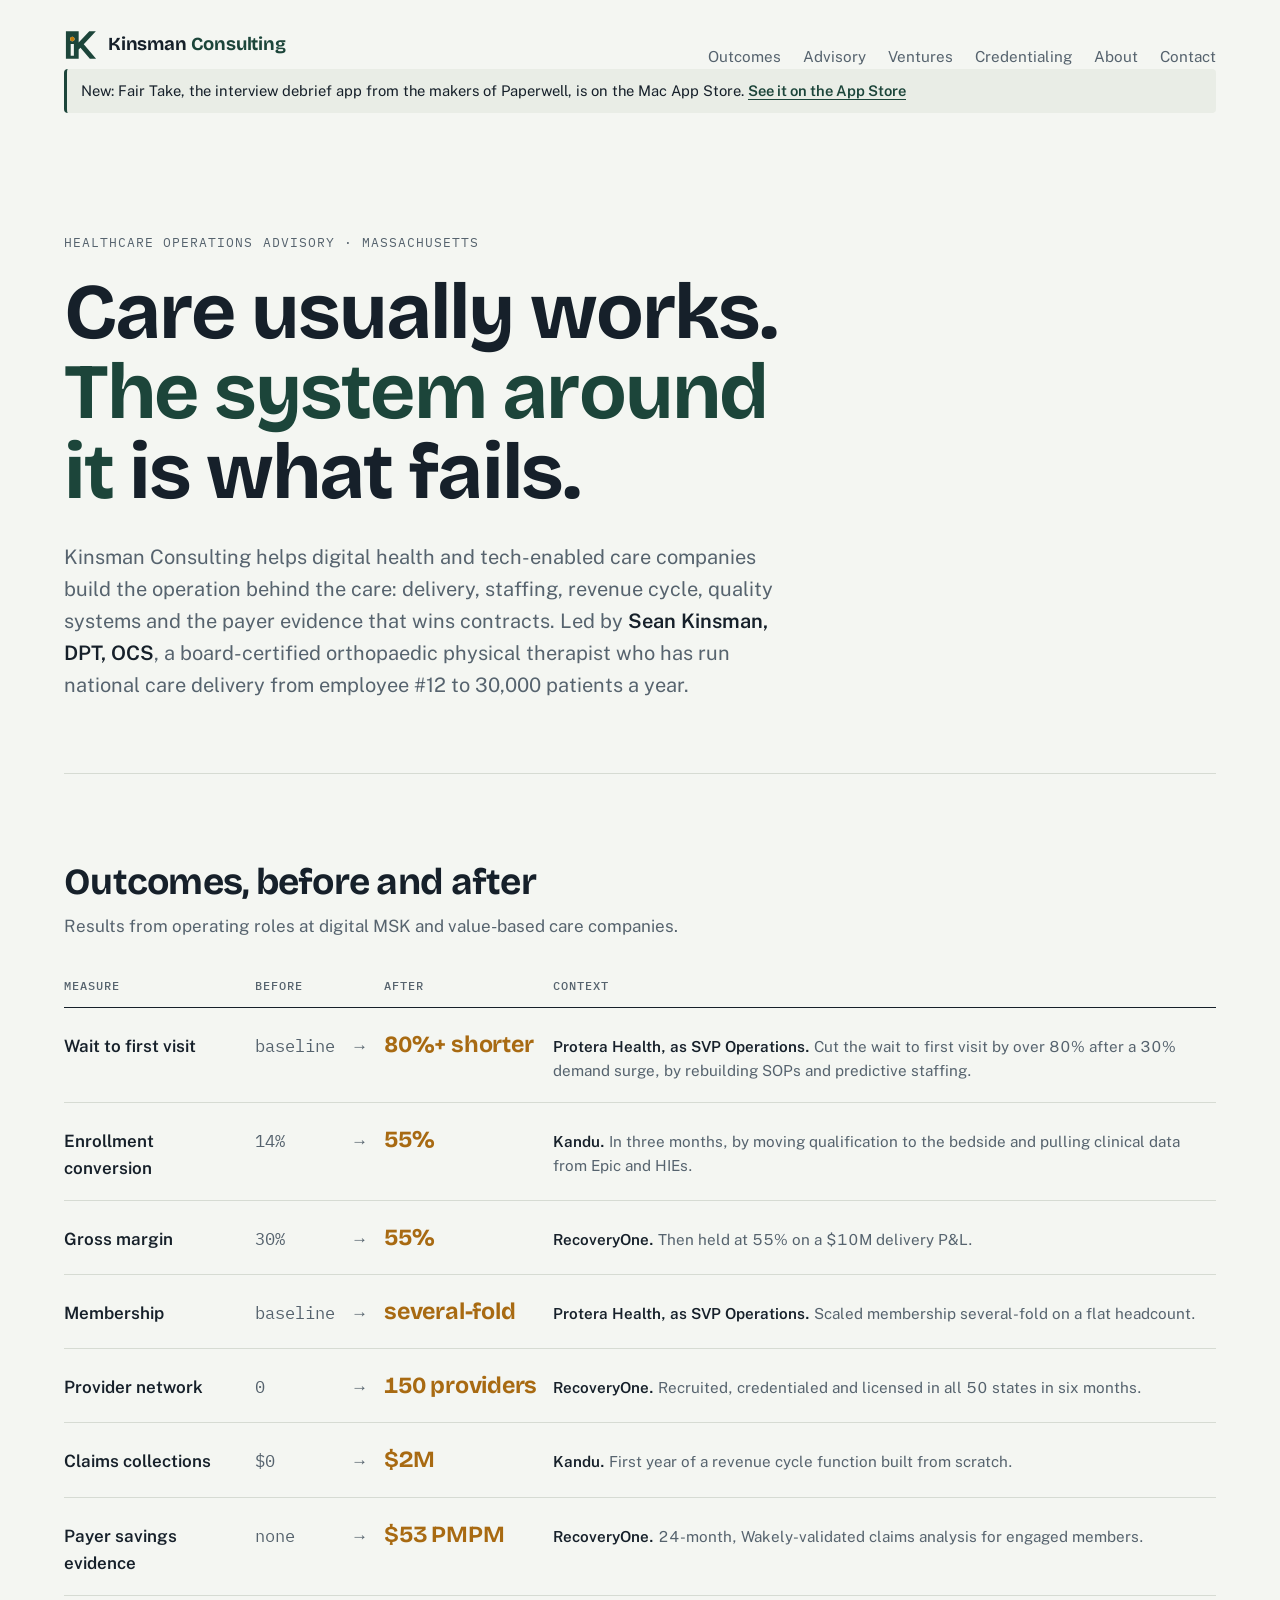
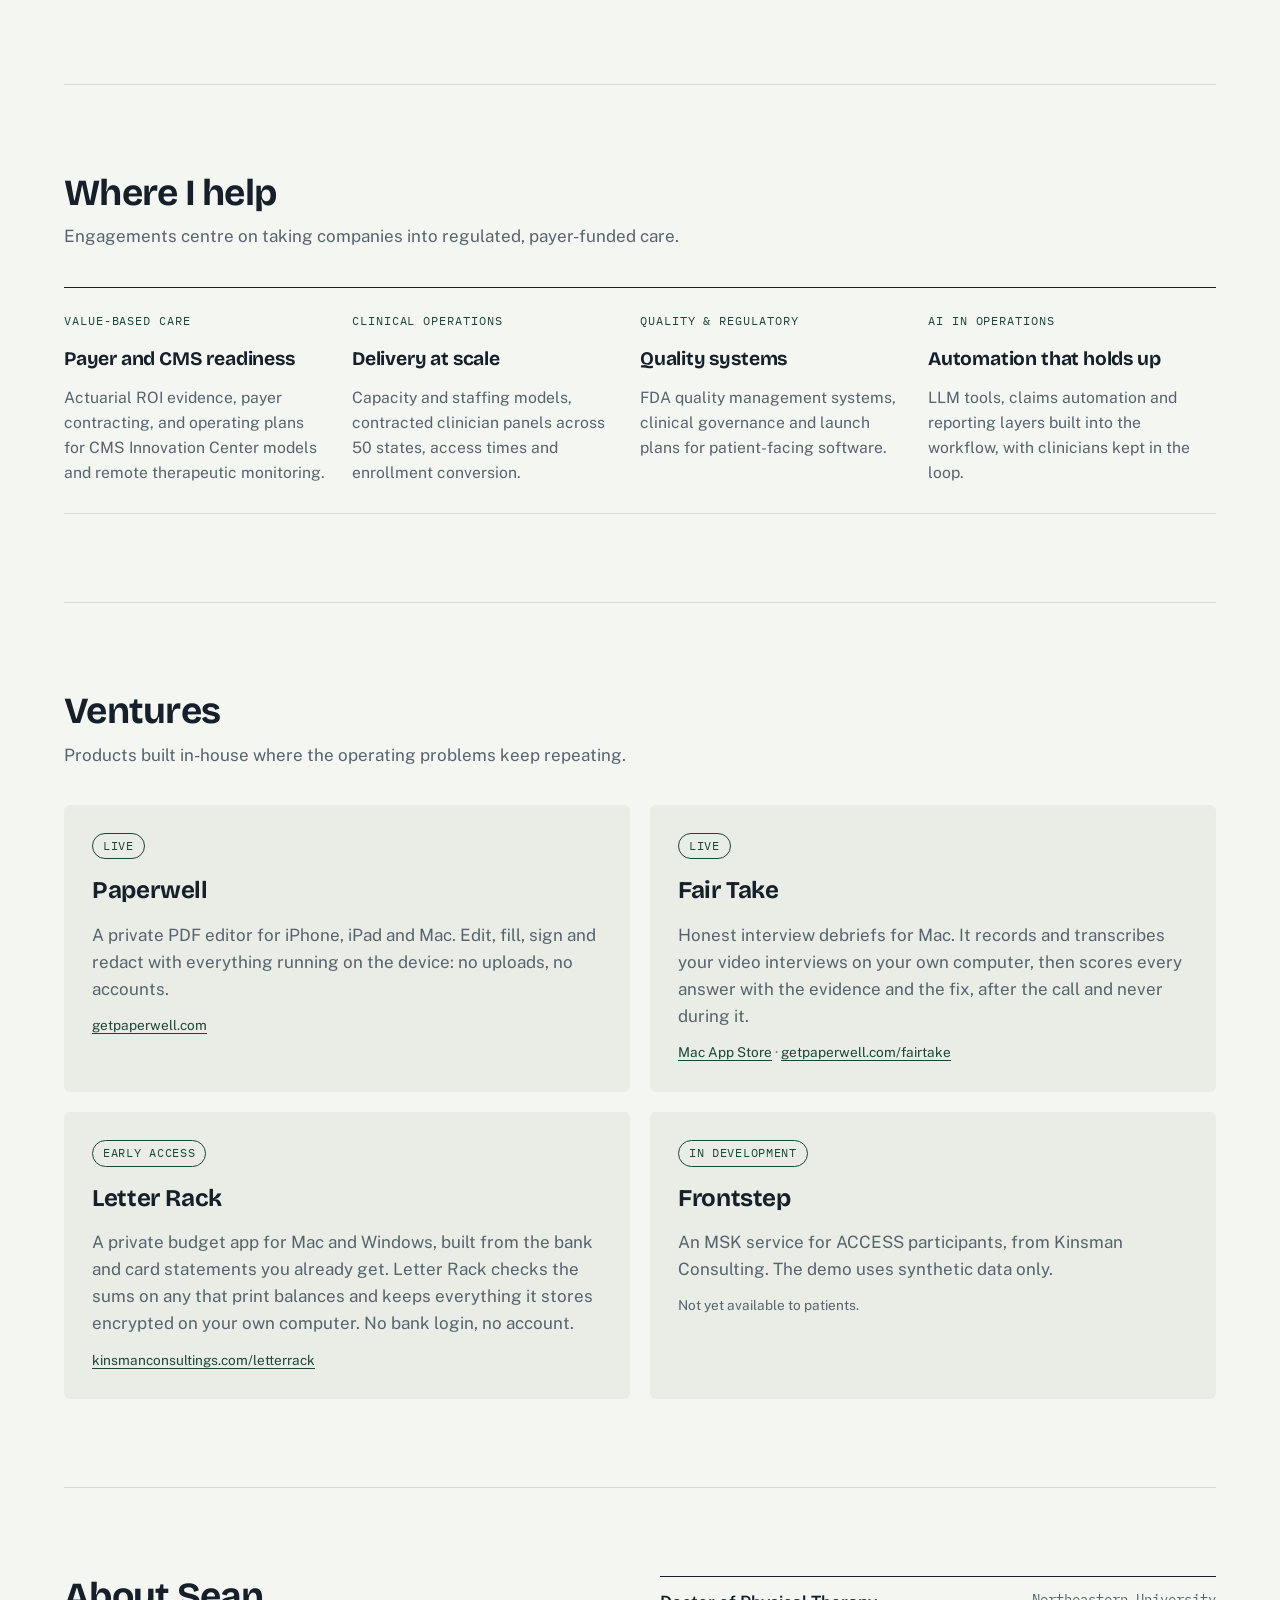
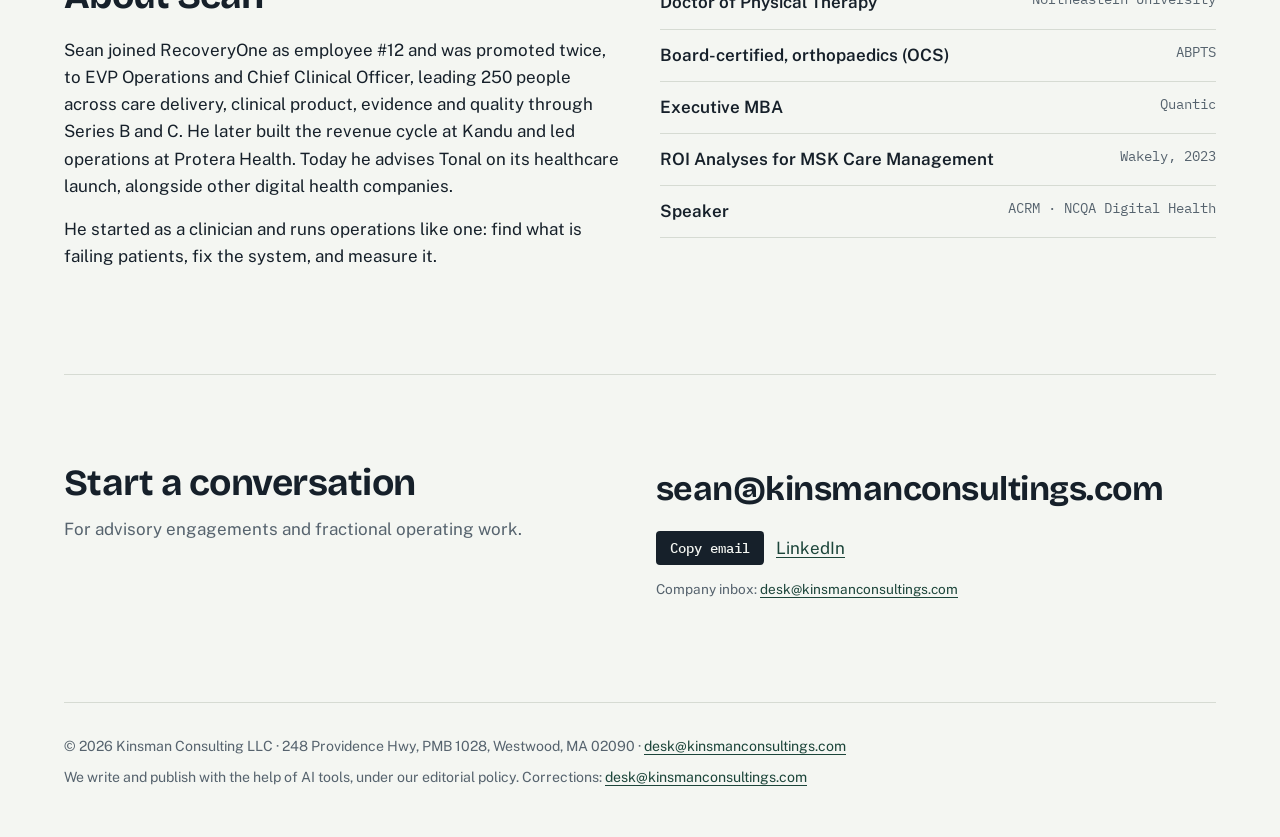
<file: index.html>
<!doctype html>
<html lang="en">
<head>
<meta charset="utf-8">
<meta name="viewport" content="width=device-width, initial-scale=1, viewport-fit=cover">
<meta name="description" content="Kinsman Consulting: healthcare operations advisory for digital health and tech-enabled care companies, led by Sean Kinsman, DPT, OCS.">
<link rel="icon" href="brand/final/favicon.svg" type="image/svg+xml">
<title>Kinsman Consulting</title>
<link rel="stylesheet" href="/assets/fonts.css">
<style>
/* Layout: left-anchored editorial column; a before→after outcomes ledger is the centrepiece */
:root {
  --paper: #F4F6F2;
  --ink: #16202A;
  --muted: #56636E;
  --rule: #D6DBD3;
  --pine: #1C453A;
  --logo-pine: #1C453A;
  --logo-gold: #C27B0A;
  --amber: #A86A12;
  --panel: #E9EDE6;
  --display: "Bricolage Grotesque", "Avenir Next", "Segoe UI", sans-serif;
  --body: "Public Sans", "Helvetica Neue", Arial, sans-serif;
  --mono: "IBM Plex Mono", ui-monospace, "SFMono-Regular", Menlo, monospace;
}
@media (prefers-color-scheme: dark) {
  :root:not([data-theme="light"]) {
    --paper: #0F151B; --ink: #E6EAE4; --muted: #9AA6AF; --rule: #26313A;
    --pine: #86C2AE; --amber: #E3A94F; --panel: #151E26; --logo-pine: #368470; --logo-gold: #F3D49B; color-scheme: dark;
  }
}
:root[data-theme="dark"] {
  --paper: #0F151B; --ink: #E6EAE4; --muted: #9AA6AF; --rule: #26313A;
  --pine: #86C2AE; --amber: #E3A94F; --panel: #151E26; --logo-pine: #368470; --logo-gold: #F3D49B; color-scheme: dark;
}
* { box-sizing: border-box; }
body {
  background: var(--paper); color: var(--ink);
  font-family: var(--body); font-size: 1.0625rem; line-height: 1.6;
  margin: 0; padding-inline: clamp(16px, 5vw, 64px);
}
.wrap { max-width: 72rem; margin: 0 auto; }
a { color: var(--pine); text-underline-offset: 3px; }
a:focus-visible { outline: 2px solid var(--amber); outline-offset: 3px; border-radius: 2px; }

header.top {
  display: flex; flex-wrap: wrap; gap: 12px 32px; align-items: baseline; justify-content: space-between;
  padding-block: 28px 0;
}
.mark { display: flex; align-items: center; gap: 10px; font-family: var(--display); font-weight: 700; font-size: 1.15rem; letter-spacing: -0.01em; color: var(--ink); text-decoration: none; }
.mark svg { width: 34px; height: 34px; flex: none; }
.ki-b { fill: var(--logo-pine); }
.ki-d { fill: var(--logo-gold); }
.mark span span { color: var(--pine); }
nav { display: flex; flex-wrap: wrap; gap: 6px 22px; font-size: 0.95rem; }
nav a { color: var(--muted); text-decoration: none; }
nav a:hover { color: var(--ink); }

.hero { padding-block: clamp(56px, 10vw, 112px) clamp(40px, 6vw, 72px); border-bottom: 1px solid var(--rule); }
.eyebrow { font-family: var(--mono); font-size: 0.8rem; letter-spacing: 0.08em; text-transform: uppercase; color: var(--muted); margin: 0 0 20px; }
h1 {
  font-family: var(--display); font-weight: 700; letter-spacing: -0.025em;
  font-size: clamp(2.4rem, 6.4vw, 4.9rem); line-height: 1.02; margin: 0; max-width: 16ch; text-wrap: balance;
}
h1 em { font-style: normal; color: var(--pine); }
.lede { max-width: 60ch; font-size: clamp(1.08rem, 1.6vw, 1.25rem); color: var(--muted); margin: 28px 0 0; }
.lede strong { color: var(--ink); font-weight: 600; }

section { padding-block: clamp(48px, 7vw, 88px); border-bottom: 1px solid var(--rule); }
.sec-head { display: grid; grid-template-columns: minmax(0, 1fr); gap: 10px; margin-bottom: 36px; }
h2 { font-family: var(--display); font-weight: 700; font-size: clamp(1.6rem, 3vw, 2.3rem); letter-spacing: -0.02em; line-height: 1.1; margin: 0; text-wrap: balance; }
.sec-head p { margin: 0; color: var(--muted); max-width: 62ch; }

/* Outcomes ledger */
.ledger { width: 100%; border-collapse: collapse; font-variant-numeric: tabular-nums; }
.ledger-wrap { overflow-x: auto; }
.ledger th { font-family: var(--mono); font-weight: 500; font-size: 0.75rem; letter-spacing: 0.08em; text-transform: uppercase; color: var(--muted); text-align: left; padding: 0 16px 12px 0; border-bottom: 1px solid var(--ink); }
.ledger td { padding: 18px 16px 18px 0; border-bottom: 1px solid var(--rule); vertical-align: baseline; }
.ledger tr:hover td { background: var(--panel); }
.m-name { font-weight: 600; min-width: 11rem; }
.m-from { font-family: var(--mono); color: var(--muted); white-space: nowrap; }
.m-arrow { color: var(--muted); padding-right: 16px; }
.m-to { font-family: var(--display); font-weight: 700; font-size: 1.45rem; color: var(--amber); white-space: nowrap; letter-spacing: -0.01em; }
.m-ctx { color: var(--muted); font-size: 0.95rem; min-width: 14rem; }
.m-ctx b { color: var(--ink); font-weight: 600; }

/* Advisory practice */
.practice { display: grid; grid-template-columns: repeat(auto-fit, minmax(min(100%, 15.5rem), 1fr)); gap: 0; border-top: 1px solid var(--ink); }
.area { padding: 24px 24px 28px 0; border-bottom: 1px solid var(--rule); min-width: 0; }
.area h3 { font-family: var(--display); font-weight: 700; font-size: 1.2rem; margin: 0 0 10px; letter-spacing: -0.01em; }
.area p { margin: 0; color: var(--muted); font-size: 0.98rem; }
.area .tag { display: block; font-family: var(--mono); font-size: 0.72rem; letter-spacing: 0.08em; text-transform: uppercase; color: var(--pine); margin-bottom: 14px; }

/* Ventures */
.ventures { display: grid; grid-template-columns: repeat(auto-fit, minmax(min(100%, 26rem), 1fr)); gap: 20px; }
.venture { background: var(--panel); border-radius: 6px; padding: 28px; min-width: 0; display: flex; flex-direction: column; gap: 12px; }
.venture h3 { font-family: var(--display); font-weight: 700; font-size: 1.5rem; margin: 0; letter-spacing: -0.015em; }
.venture p { margin: 0; color: var(--muted); }
.status { align-self: flex-start; font-family: var(--mono); font-size: 0.72rem; letter-spacing: 0.06em; text-transform: uppercase; color: var(--pine); border: 1px solid var(--pine); border-radius: 999px; padding: 3px 10px; }
.fine { font-size: 0.85rem; color: var(--muted); }
.newsbar { margin: 0 0 8px; padding: 10px 14px; background: var(--panel); border-left: 3px solid var(--pine); border-radius: 4px; font-size: 0.92rem; }
.newsbar a { color: var(--pine); font-weight: 600; }

/* About */
.about { display: grid; grid-template-columns: repeat(auto-fit, minmax(min(100%, 20rem), 1fr)); gap: 40px; }
.about p { margin: 0 0 16px; max-width: 62ch; }
.creds { list-style: none; margin: 0; padding: 0; border-top: 1px solid var(--ink); }
.creds li { display: flex; flex-wrap: wrap; justify-content: space-between; gap: 4px 16px; padding: 12px 0; border-bottom: 1px solid var(--rule); }
.creds .k { font-weight: 600; }
.creds .v { color: var(--muted); font-family: var(--mono); font-size: 0.85rem; }

/* Contact */
.contact { display: grid; grid-template-columns: repeat(auto-fit, minmax(min(100%, 20rem), 1fr)); gap: 32px; align-items: start; }
.contact .big { font-family: var(--display); font-weight: 700; font-size: clamp(1.4rem, 3.4vw, 2.1rem); letter-spacing: -0.015em; margin: 0; overflow-wrap: anywhere; }
.copyrow { display: flex; flex-wrap: wrap; gap: 12px; align-items: center; margin-top: 14px; }
button.copy { font: 500 0.85rem var(--mono); color: var(--paper); background: var(--ink); border: 0; border-radius: 4px; padding: 8px 14px; cursor: pointer; }
button.copy:focus-visible { outline: 2px solid var(--amber); outline-offset: 2px; }
.copied { font-family: var(--mono); font-size: 0.85rem; color: var(--pine); }

footer { padding-block: 32px 48px; display: flex; flex-wrap: wrap; gap: 8px 24px; justify-content: space-between; color: var(--muted); font-size: 0.88rem; }

@media (max-width: 640px) {
  .ledger thead { display: none; }
  .ledger, .ledger tbody, .ledger tr, .ledger td { display: block; width: 100%; }
  .ledger tr { padding: 16px 0; border-bottom: 1px solid var(--rule); }
  .ledger td { border: 0; padding: 2px 0; }
  .m-arrow { display: none; }
  .m-from::after { content: " →"; }
  .m-name, .m-ctx { min-width: 0; }
}
@media (prefers-reduced-motion: no-preference) {
  .ledger td { transition: background-color .15s ease; }
}
</style>
</head>
<body>
<div class="wrap">
  <header class="top">
    <a class="mark" href="#" aria-label="Kinsman Consulting, home"><svg viewBox="0 0 64 64" aria-hidden="true"><path class="ki-b" fill-rule="evenodd" d="M60.39 58.00 L37.21 30.37 L59.93 6.00 L47.62 6.00 L27.61 27.47 L27.61 6.00 L3.61 6.00 L3.61 58.00 L27.61 58.00 L27.61 40.66 L31.02 37.00 L48.65 58.00ZM12.61 52.00 L12.61 30.00 L18.61 30.00 L18.61 52.00ZM19.80 21.01 L19.79 21.21 L19.76 21.42 L19.72 21.62 L19.68 21.82 L19.62 22.02 L19.56 22.21 L19.49 22.41 L19.40 22.60 L19.31 22.78 L19.21 22.96 L19.10 23.13 L18.98 23.30 L18.85 23.46 L18.72 23.62 L18.58 23.77 L18.43 23.91 L18.27 24.05 L18.11 24.17 L17.94 24.29 L17.76 24.40 L17.59 24.50 L17.40 24.60 L17.21 24.68 L17.02 24.75 L16.82 24.82 L16.63 24.87 L16.43 24.92 L16.22 24.95 L16.02 24.98 L15.81 24.99 L15.61 25.00 L15.40 24.99 L15.19 24.98 L14.99 24.95 L14.79 24.92 L14.59 24.87 L14.39 24.82 L14.19 24.75 L14.00 24.68 L13.81 24.60 L13.63 24.50 L13.45 24.40 L13.27 24.29 L13.10 24.17 L12.94 24.05 L12.79 23.91 L12.64 23.77 L12.49 23.62 L12.36 23.46 L12.23 23.30 L12.11 23.13 L12.00 22.96 L11.90 22.78 L11.81 22.60 L11.73 22.41 L11.65 22.21 L11.59 22.02 L11.53 21.82 L11.49 21.62 L11.45 21.42 L11.43 21.21 L11.41 21.01 L11.41 20.80 L11.41 20.59 L11.43 20.39 L11.45 20.18 L11.49 19.98 L11.53 19.78 L11.59 19.58 L11.65 19.39 L11.73 19.19 L11.81 19.00 L11.90 18.82 L12.00 18.64 L12.11 18.47 L12.23 18.30 L12.36 18.14 L12.49 17.98 L12.64 17.83 L12.79 17.69 L12.94 17.55 L13.10 17.43 L13.27 17.31 L13.45 17.20 L13.63 17.10 L13.81 17.00 L14.00 16.92 L14.19 16.85 L14.39 16.78 L14.59 16.73 L14.79 16.68 L14.99 16.65 L15.19 16.62 L15.40 16.61 L15.61 16.60 L15.81 16.61 L16.02 16.62 L16.22 16.65 L16.43 16.68 L16.63 16.73 L16.82 16.78 L17.02 16.85 L17.21 16.92 L17.40 17.00 L17.59 17.10 L17.76 17.20 L17.94 17.31 L18.11 17.43 L18.27 17.55 L18.43 17.69 L18.58 17.83 L18.72 17.98 L18.85 18.14 L18.98 18.30 L19.10 18.47 L19.21 18.64 L19.31 18.82 L19.40 19.00 L19.49 19.19 L19.56 19.39 L19.62 19.58 L19.68 19.78 L19.72 19.98 L19.76 20.18 L19.79 20.39 L19.80 20.59 L19.81 20.80Z"/><circle class="ki-d" cx="15.61" cy="20.80" r="4.20"/></svg><span>Kinsman <span>Consulting</span></span></a>
    <nav aria-label="Sections">
      <a href="#outcomes">Outcomes</a>
      <a href="#advisory">Advisory</a>
      <a href="#ventures">Ventures</a>
      <a href="/credentialing/">Credentialing</a>
      <a href="#about">About</a>
      <a href="#contact">Contact</a>
    </nav>
  </header>

  <p class="newsbar">New: Fair Take, the interview debrief app from the makers of Paperwell, is on the Mac App Store. <a href="https://apps.apple.com/us/app/fair-take-interview-debrief/id6821401711">See it on the App Store</a></p>

  <div class="hero">
    <p class="eyebrow">Healthcare operations advisory · Massachusetts</p>
    <h1>Care usually works. <em>The system around it</em> is what fails.</h1>
    <p class="lede">Kinsman Consulting helps digital health and tech-enabled care companies build the operation behind the care: delivery, staffing, revenue cycle, quality systems and the payer evidence that wins contracts. Led by <strong>Sean Kinsman, DPT, OCS</strong>, a board-certified orthopaedic physical therapist who has run national care delivery from employee #12 to 30,000 patients a year.</p>
  </div>

  <section id="outcomes" aria-labelledby="outcomes-h">
    <div class="sec-head">
      <h2 id="outcomes-h">Outcomes, before and after</h2>
      <p>Results from operating roles at digital MSK and value-based care companies.</p>
    </div>
    <div class="ledger-wrap">
      <table class="ledger">
        <thead><tr><th scope="col">Measure</th><th scope="col">Before</th><th scope="col" aria-label="to"></th><th scope="col">After</th><th scope="col">Context</th></tr></thead>
        <tbody>
          <tr><td class="m-name">Wait to first visit</td><td class="m-from">baseline</td><td class="m-arrow" aria-hidden="true">→</td><td class="m-to">80%+ shorter</td><td class="m-ctx"><b>Protera Health, as SVP Operations.</b> Cut the wait to first visit by over 80% after a 30% demand surge, by rebuilding SOPs and predictive staffing.</td></tr>
          <tr><td class="m-name">Enrollment conversion</td><td class="m-from">14%</td><td class="m-arrow" aria-hidden="true">→</td><td class="m-to">55%</td><td class="m-ctx"><b>Kandu.</b> In three months, by moving qualification to the bedside and pulling clinical data from Epic and HIEs.</td></tr>
          <tr><td class="m-name">Gross margin</td><td class="m-from">30%</td><td class="m-arrow" aria-hidden="true">→</td><td class="m-to">55%</td><td class="m-ctx"><b>RecoveryOne.</b> Then held at 55% on a $10M delivery P&amp;L.</td></tr>
          <tr><td class="m-name">Membership</td><td class="m-from">baseline</td><td class="m-arrow" aria-hidden="true">→</td><td class="m-to">several-fold</td><td class="m-ctx"><b>Protera Health, as SVP Operations.</b> Scaled membership several-fold on a flat headcount.</td></tr>
          <tr><td class="m-name">Provider network</td><td class="m-from">0</td><td class="m-arrow" aria-hidden="true">→</td><td class="m-to">150 providers</td><td class="m-ctx"><b>RecoveryOne.</b> Recruited, credentialed and licensed in all 50 states in six months.</td></tr>
          <tr><td class="m-name">Claims collections</td><td class="m-from">$0</td><td class="m-arrow" aria-hidden="true">→</td><td class="m-to">$2M</td><td class="m-ctx"><b>Kandu.</b> First year of a revenue cycle function built from scratch.</td></tr>
          <tr><td class="m-name">Payer savings evidence</td><td class="m-from">none</td><td class="m-arrow" aria-hidden="true">→</td><td class="m-to">$53 PMPM</td><td class="m-ctx"><b>RecoveryOne.</b> 24-month, Wakely-validated claims analysis for engaged members.</td></tr>
        </tbody>
      </table>
    </div>
  </section>

  <section id="advisory" aria-labelledby="advisory-h">
    <div class="sec-head">
      <h2 id="advisory-h">Where I help</h2>
      <p>Engagements centre on taking companies into regulated, payer-funded care.</p>
    </div>
    <div class="practice">
      <div class="area"><span class="tag">Value-based care</span><h3>Payer and CMS readiness</h3><p>Actuarial ROI evidence, payer contracting, and operating plans for CMS Innovation Center models and remote therapeutic monitoring.</p></div>
      <div class="area"><span class="tag">Clinical operations</span><h3>Delivery at scale</h3><p>Capacity and staffing models, contracted clinician panels across 50 states, access times and enrollment conversion.</p></div>
      <div class="area"><span class="tag">Quality &amp; regulatory</span><h3>Quality systems</h3><p>FDA quality management systems, clinical governance and launch plans for patient-facing software.</p></div>
      <div class="area"><span class="tag">AI in operations</span><h3>Automation that holds up</h3><p>LLM tools, claims automation and reporting layers built into the workflow, with clinicians kept in the loop.</p></div>
    </div>
  </section>

  <section id="ventures" aria-labelledby="ventures-h">
    <div class="sec-head">
      <h2 id="ventures-h">Ventures</h2>
      <p>Products built in-house where the operating problems keep repeating.</p>
    </div>
    <div class="ventures">
      <article class="venture">
        <span class="status">Live</span>
        <h3>Paperwell</h3>
        <p>A private PDF editor for iPhone, iPad and Mac. Edit, fill, sign and redact with everything running on the device: no uploads, no accounts.</p>
        <p class="fine"><a href="https://getpaperwell.com">getpaperwell.com</a></p>
      </article>
      <article class="venture">
        <span class="status">Live</span>
        <h3>Fair Take</h3>
        <p>Honest interview debriefs for Mac. It records and transcribes your video interviews on your own computer, then scores every answer with the evidence and the fix, after the call and never during it.</p>
        <p class="fine"><a href="https://apps.apple.com/us/app/fair-take-interview-debrief/id6821401711">Mac App Store</a> · <a href="https://getpaperwell.com/fairtake/">getpaperwell.com/fairtake</a></p>
      </article>
      <article class="venture">
        <span class="status">Early access</span>
        <h3>Letter Rack</h3>
        <p>A private budget app for Mac and Windows, built from the bank and card statements you already get. Letter Rack checks the sums on any that print balances and keeps everything it stores encrypted on your own computer. No bank login, no account.</p>
        <p class="fine"><a href="/letterrack/">kinsmanconsultings.com/letterrack</a></p>
      </article>
      <article class="venture">
        <span class="status">In development</span>
        <h3>Frontstep</h3>
        <p>An MSK service for ACCESS participants, from Kinsman Consulting. The demo uses synthetic data only.</p>
        <p class="fine">Not yet available to patients.</p>
      </article>
    </div>
  </section>

  <section id="about" aria-labelledby="about-h">
    <div class="about">
      <div>
        <h2 id="about-h" style="margin-bottom:20px">About Sean</h2>
        <p>Sean joined RecoveryOne as employee #12 and was promoted twice, to EVP Operations and Chief Clinical Officer, leading 250 people across care delivery, clinical product, evidence and quality through Series B and C. He later built the revenue cycle at Kandu and led operations at Protera Health. Today he advises Tonal on its healthcare launch, alongside other digital health companies.</p>
        <p>He started as a clinician and runs operations like one: find what is failing patients, fix the system, and measure it.</p>
      </div>
      <ul class="creds">
        <li><span class="k">Doctor of Physical Therapy</span><span class="v">Northeastern University</span></li>
        <li><span class="k">Board-certified, orthopaedics (OCS)</span><span class="v">ABPTS</span></li>
        <li><span class="k">Executive MBA</span><span class="v">Quantic</span></li>
        <li><span class="k">ROI Analyses for MSK Care Management</span><span class="v">Wakely, 2023</span></li>
        <li><span class="k">Speaker</span><span class="v">ACRM · NCQA Digital Health</span></li>
      </ul>
    </div>
  </section>

  <section id="contact" aria-labelledby="contact-h">
    <div class="contact">
      <div>
        <h2 id="contact-h">Start a conversation</h2>
        <p style="color:var(--muted);max-width:52ch;margin:12px 0 0">For advisory engagements and fractional operating work.</p>
      </div>
      <div>
        <p class="big" id="email">sean@kinsmanconsultings.com</p>
        <div class="copyrow">
          <button class="copy" id="copy-email" type="button">Copy email</button>
          <span class="copied" id="copied" hidden>Copied</span>
          <a href="https://www.linkedin.com/in/sean-kinsman">LinkedIn</a>
        </div>
        <p class="fine" style="margin-top:14px">Company inbox: <a href="mailto:desk@kinsmanconsultings.com">desk@kinsmanconsultings.com</a></p>
      </div>
    </div>
  </section>

  <footer>
    <span>© 2026 Kinsman Consulting LLC · 248 Providence Hwy, PMB 1028, Westwood, MA 02090 · <a href="mailto:desk@kinsmanconsultings.com">desk@kinsmanconsultings.com</a></span>
    <span>We write and publish with the help of AI tools, under our editorial policy. Corrections: <a href="mailto:desk@kinsmanconsultings.com">desk@kinsmanconsultings.com</a></span>
  </footer>
</div>

<script>
(function () {
  var btn = document.getElementById('copy-email');
  var note = document.getElementById('copied');
  var addr = document.getElementById('email');
  btn.addEventListener('click', function () {
    var text = addr.textContent.trim();
    function selectIt() {
      var r = document.createRange(); r.selectNodeContents(addr);
      var s = window.getSelection(); s.removeAllRanges(); s.addRange(r);
    }
    try {
      navigator.clipboard.writeText(text).then(function () {
        note.hidden = false; setTimeout(function () { note.hidden = true; }, 1800);
      }, selectIt);
    } catch (e) { selectIt(); }
  });
})();
</script>
</body>
</html>
</file>
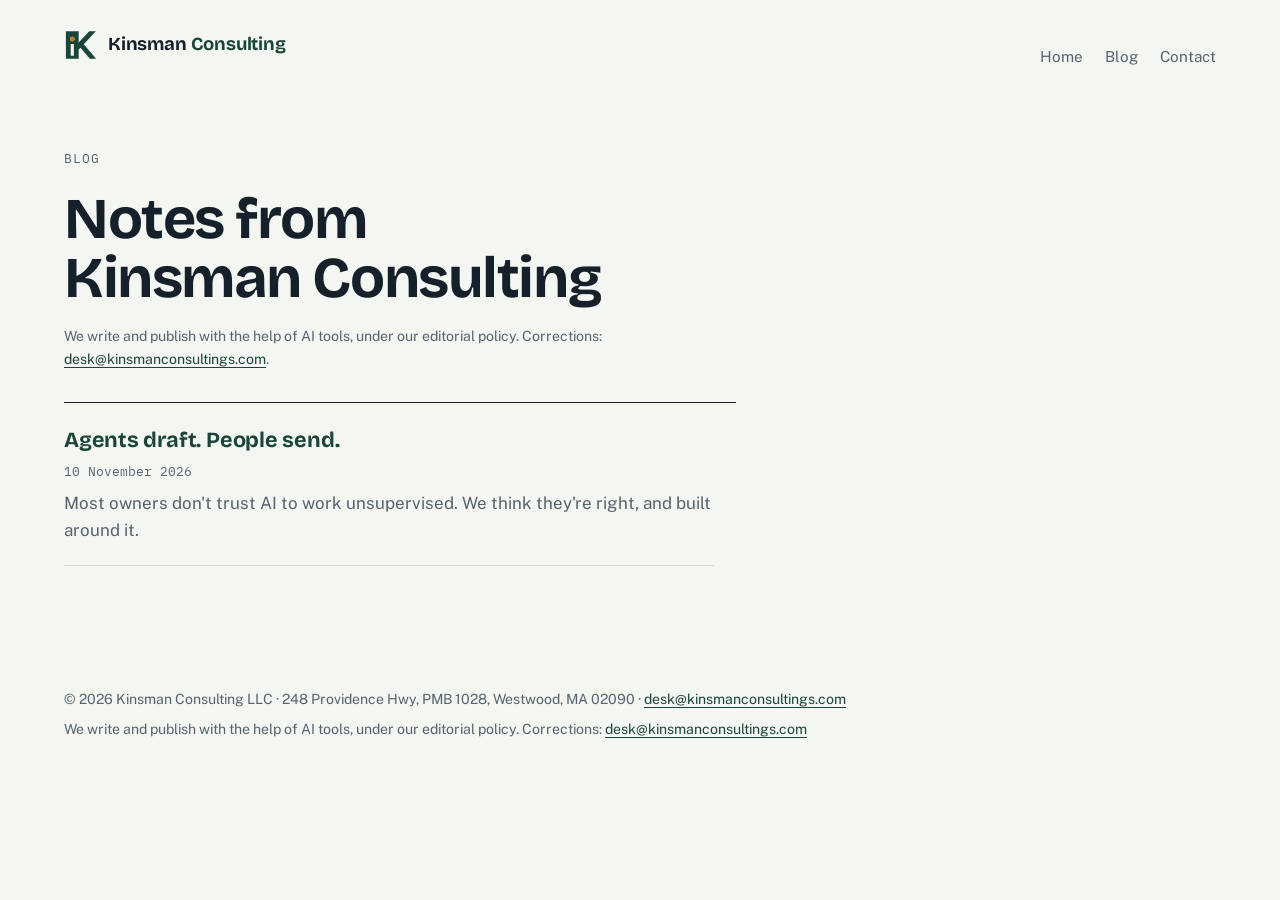
<file: blog/index.html>
<!doctype html>
<html lang="en">
<head>
<meta charset="utf-8">
<meta name="viewport" content="width=device-width, initial-scale=1, viewport-fit=cover">
<meta name="description" content="Notes from Kinsman Consulting on running agents with a person on the final click.">
<link rel="icon" href="/brand/final/favicon.svg" type="image/svg+xml">
<title>Blog · Kinsman Consulting</title>
<link rel="stylesheet" href="/assets/fonts.css">
<style>
/* Layout: left-anchored editorial column; a before→after outcomes ledger is the centrepiece */
:root {
  --paper: #F4F6F2;
  --ink: #16202A;
  --muted: #56636E;
  --rule: #D6DBD3;
  --pine: #1C453A;
  --logo-pine: #1C453A;
  --logo-gold: #C27B0A;
  --amber: #A86A12;
  --panel: #E9EDE6;
  --display: "Bricolage Grotesque", "Avenir Next", "Segoe UI", sans-serif;
  --body: "Public Sans", "Helvetica Neue", Arial, sans-serif;
  --mono: "IBM Plex Mono", ui-monospace, "SFMono-Regular", Menlo, monospace;
}
@media (prefers-color-scheme: dark) {
  :root:not([data-theme="light"]) {
    --paper: #0F151B; --ink: #E6EAE4; --muted: #9AA6AF; --rule: #26313A;
    --pine: #86C2AE; --amber: #E3A94F; --panel: #151E26; --logo-pine: #368470; --logo-gold: #F3D49B; color-scheme: dark;
  }
}
:root[data-theme="dark"] {
  --paper: #0F151B; --ink: #E6EAE4; --muted: #9AA6AF; --rule: #26313A;
  --pine: #86C2AE; --amber: #E3A94F; --panel: #151E26; --logo-pine: #368470; --logo-gold: #F3D49B; color-scheme: dark;
}
* { box-sizing: border-box; }
body {
  background: var(--paper); color: var(--ink);
  font-family: var(--body); font-size: 1.0625rem; line-height: 1.6;
  margin: 0; padding-inline: clamp(16px, 5vw, 64px);
}
.wrap { max-width: 72rem; margin: 0 auto; }
a { color: var(--pine); text-underline-offset: 3px; }
a:focus-visible { outline: 2px solid var(--amber); outline-offset: 3px; border-radius: 2px; }

header.top {
  display: flex; flex-wrap: wrap; gap: 12px 32px; align-items: baseline; justify-content: space-between;
  padding-block: 28px 0;
}
.mark { display: flex; align-items: center; gap: 10px; font-family: var(--display); font-weight: 700; font-size: 1.15rem; letter-spacing: -0.01em; color: var(--ink); text-decoration: none; }
.mark svg { width: 34px; height: 34px; flex: none; }
.ki-b { fill: var(--logo-pine); }
.ki-d { fill: var(--logo-gold); }
.mark span span { color: var(--pine); }
nav { display: flex; flex-wrap: wrap; gap: 6px 22px; font-size: 0.95rem; }
nav a { color: var(--muted); text-decoration: none; }
nav a:hover { color: var(--ink); }

.hero { padding-block: clamp(56px, 10vw, 112px) clamp(40px, 6vw, 72px); border-bottom: 1px solid var(--rule); }
.eyebrow { font-family: var(--mono); font-size: 0.8rem; letter-spacing: 0.08em; text-transform: uppercase; color: var(--muted); margin: 0 0 20px; }
h1 {
  font-family: var(--display); font-weight: 700; letter-spacing: -0.025em;
  font-size: clamp(2.4rem, 6.4vw, 4.9rem); line-height: 1.02; margin: 0; max-width: 16ch; text-wrap: balance;
}
h1 em { font-style: normal; color: var(--pine); }
.lede { max-width: 60ch; font-size: clamp(1.08rem, 1.6vw, 1.25rem); color: var(--muted); margin: 28px 0 0; }
.lede strong { color: var(--ink); font-weight: 600; }

section { padding-block: clamp(48px, 7vw, 88px); border-bottom: 1px solid var(--rule); }
.sec-head { display: grid; grid-template-columns: minmax(0, 1fr); gap: 10px; margin-bottom: 36px; }
h2 { font-family: var(--display); font-weight: 700; font-size: clamp(1.6rem, 3vw, 2.3rem); letter-spacing: -0.02em; line-height: 1.1; margin: 0; text-wrap: balance; }
.sec-head p { margin: 0; color: var(--muted); max-width: 62ch; }

/* Outcomes ledger */
.ledger { width: 100%; border-collapse: collapse; font-variant-numeric: tabular-nums; }
.ledger-wrap { overflow-x: auto; }
.ledger th { font-family: var(--mono); font-weight: 500; font-size: 0.75rem; letter-spacing: 0.08em; text-transform: uppercase; color: var(--muted); text-align: left; padding: 0 16px 12px 0; border-bottom: 1px solid var(--ink); }
.ledger td { padding: 18px 16px 18px 0; border-bottom: 1px solid var(--rule); vertical-align: baseline; }
.ledger tr:hover td { background: var(--panel); }
.m-name { font-weight: 600; min-width: 11rem; }
.m-from { font-family: var(--mono); color: var(--muted); white-space: nowrap; }
.m-arrow { color: var(--muted); padding-right: 16px; }
.m-to { font-family: var(--display); font-weight: 700; font-size: 1.45rem; color: var(--amber); white-space: nowrap; letter-spacing: -0.01em; }
.m-ctx { color: var(--muted); font-size: 0.95rem; min-width: 14rem; }
.m-ctx b { color: var(--ink); font-weight: 600; }

/* Advisory practice */
.practice { display: grid; grid-template-columns: repeat(auto-fit, minmax(min(100%, 15.5rem), 1fr)); gap: 0; border-top: 1px solid var(--ink); }
.area { padding: 24px 24px 28px 0; border-bottom: 1px solid var(--rule); min-width: 0; }
.area h3 { font-family: var(--display); font-weight: 700; font-size: 1.2rem; margin: 0 0 10px; letter-spacing: -0.01em; }
.area p { margin: 0; color: var(--muted); font-size: 0.98rem; }
.area .tag { display: block; font-family: var(--mono); font-size: 0.72rem; letter-spacing: 0.08em; text-transform: uppercase; color: var(--pine); margin-bottom: 14px; }

/* Ventures */
.ventures { display: grid; grid-template-columns: repeat(auto-fit, minmax(min(100%, 26rem), 1fr)); gap: 20px; }
.venture { background: var(--panel); border-radius: 6px; padding: 28px; min-width: 0; display: flex; flex-direction: column; gap: 12px; }
.venture h3 { font-family: var(--display); font-weight: 700; font-size: 1.5rem; margin: 0; letter-spacing: -0.015em; }
.venture p { margin: 0; color: var(--muted); }
.status { align-self: flex-start; font-family: var(--mono); font-size: 0.72rem; letter-spacing: 0.06em; text-transform: uppercase; color: var(--pine); border: 1px solid var(--pine); border-radius: 999px; padding: 3px 10px; }
.fine { font-size: 0.85rem; color: var(--muted); }

/* About */
.about { display: grid; grid-template-columns: repeat(auto-fit, minmax(min(100%, 20rem), 1fr)); gap: 40px; }
.about p { margin: 0 0 16px; max-width: 62ch; }
.creds { list-style: none; margin: 0; padding: 0; border-top: 1px solid var(--ink); }
.creds li { display: flex; flex-wrap: wrap; justify-content: space-between; gap: 4px 16px; padding: 12px 0; border-bottom: 1px solid var(--rule); }
.creds .k { font-weight: 600; }
.creds .v { color: var(--muted); font-family: var(--mono); font-size: 0.85rem; }

/* Contact */
.contact { display: grid; grid-template-columns: repeat(auto-fit, minmax(min(100%, 20rem), 1fr)); gap: 32px; align-items: start; }
.contact .big { font-family: var(--display); font-weight: 700; font-size: clamp(1.4rem, 3.4vw, 2.1rem); letter-spacing: -0.015em; margin: 0; overflow-wrap: anywhere; }
.copyrow { display: flex; flex-wrap: wrap; gap: 12px; align-items: center; margin-top: 14px; }
button.copy { font: 500 0.85rem var(--mono); color: var(--paper); background: var(--ink); border: 0; border-radius: 4px; padding: 8px 14px; cursor: pointer; }
button.copy:focus-visible { outline: 2px solid var(--amber); outline-offset: 2px; }
.copied { font-family: var(--mono); font-size: 0.85rem; color: var(--pine); }

footer { padding-block: 32px 48px; display: flex; flex-wrap: wrap; gap: 8px 24px; justify-content: space-between; color: var(--muted); font-size: 0.88rem; }

@media (max-width: 640px) {
  .ledger thead { display: none; }
  .ledger, .ledger tbody, .ledger tr, .ledger td { display: block; width: 100%; }
  .ledger tr { padding: 16px 0; border-bottom: 1px solid var(--rule); }
  .ledger td { border: 0; padding: 2px 0; }
  .m-arrow { display: none; }
  .m-from::after { content: " →"; }
  .m-name, .m-ctx { min-width: 0; }
}
@media (prefers-reduced-motion: no-preference) {
  .ledger td { transition: background-color .15s ease; }
}

/* Blog */
.post-wrap { max-width: 42rem; padding-block: clamp(40px, 7vw, 80px); }
.post-wrap h1 { font-size: clamp(2.1rem, 5.4vw, 3.6rem); max-width: 18ch; }
.byline { font-family: var(--mono); font-size: 0.8rem; letter-spacing: 0.06em; text-transform: uppercase; color: var(--muted); margin: 18px 0 6px; }
.ai-note { font-size: 0.88rem; color: var(--muted); margin: 0 0 32px; }
.post-wrap h2 { font-size: clamp(1.3rem, 2.4vw, 1.6rem); margin: 40px 0 12px; }
.post-wrap p, .post-wrap li { max-width: 65ch; }
.post-wrap ol { padding-left: 1.3em; }
.post-wrap li { margin-bottom: 10px; }
.post-notes { margin-top: 40px; padding-top: 20px; border-top: 1px solid var(--rule); font-size: 0.88rem; color: var(--muted); }
.post-notes p { margin: 0 0 10px; }
.post-list { list-style: none; padding: 0; margin: 0; border-top: 1px solid var(--ink); }
.post-list li { padding: 20px 0; border-bottom: 1px solid var(--rule); }
.post-list a { font-family: var(--display); font-weight: 700; font-size: 1.35rem; text-decoration: none; letter-spacing: -0.01em; }
.post-list .meta { display: block; font-family: var(--mono); font-size: 0.8rem; color: var(--muted); margin-top: 4px; }
.post-list p { margin: 8px 0 0; color: var(--muted); }
</style>
</head>
<body>
<div class="wrap">
  <header class="top">
    <a class="mark" href="/" aria-label="Kinsman Consulting, home"><svg viewBox="0 0 64 64" aria-hidden="true"><path class="ki-b" fill-rule="evenodd" d="M60.39 58.00 L37.21 30.37 L59.93 6.00 L47.62 6.00 L27.61 27.47 L27.61 6.00 L3.61 6.00 L3.61 58.00 L27.61 58.00 L27.61 40.66 L31.02 37.00 L48.65 58.00ZM12.61 52.00 L12.61 30.00 L18.61 30.00 L18.61 52.00ZM19.80 21.01 L19.79 21.21 L19.76 21.42 L19.72 21.62 L19.68 21.82 L19.62 22.02 L19.56 22.21 L19.49 22.41 L19.40 22.60 L19.31 22.78 L19.21 22.96 L19.10 23.13 L18.98 23.30 L18.85 23.46 L18.72 23.62 L18.58 23.77 L18.43 23.91 L18.27 24.05 L18.11 24.17 L17.94 24.29 L17.76 24.40 L17.59 24.50 L17.40 24.60 L17.21 24.68 L17.02 24.75 L16.82 24.82 L16.63 24.87 L16.43 24.92 L16.22 24.95 L16.02 24.98 L15.81 24.99 L15.61 25.00 L15.40 24.99 L15.19 24.98 L14.99 24.95 L14.79 24.92 L14.59 24.87 L14.39 24.82 L14.19 24.75 L14.00 24.68 L13.81 24.60 L13.63 24.50 L13.45 24.40 L13.27 24.29 L13.10 24.17 L12.94 24.05 L12.79 23.91 L12.64 23.77 L12.49 23.62 L12.36 23.46 L12.23 23.30 L12.11 23.13 L12.00 22.96 L11.90 22.78 L11.81 22.60 L11.73 22.41 L11.65 22.21 L11.59 22.02 L11.53 21.82 L11.49 21.62 L11.45 21.42 L11.43 21.21 L11.41 21.01 L11.41 20.80 L11.41 20.59 L11.43 20.39 L11.45 20.18 L11.49 19.98 L11.53 19.78 L11.59 19.58 L11.65 19.39 L11.73 19.19 L11.81 19.00 L11.90 18.82 L12.00 18.64 L12.11 18.47 L12.23 18.30 L12.36 18.14 L12.49 17.98 L12.64 17.83 L12.79 17.69 L12.94 17.55 L13.10 17.43 L13.27 17.31 L13.45 17.20 L13.63 17.10 L13.81 17.00 L14.00 16.92 L14.19 16.85 L14.39 16.78 L14.59 16.73 L14.79 16.68 L14.99 16.65 L15.19 16.62 L15.40 16.61 L15.61 16.60 L15.81 16.61 L16.02 16.62 L16.22 16.65 L16.43 16.68 L16.63 16.73 L16.82 16.78 L17.02 16.85 L17.21 16.92 L17.40 17.00 L17.59 17.10 L17.76 17.20 L17.94 17.31 L18.11 17.43 L18.27 17.55 L18.43 17.69 L18.58 17.83 L18.72 17.98 L18.85 18.14 L18.98 18.30 L19.10 18.47 L19.21 18.64 L19.31 18.82 L19.40 19.00 L19.49 19.19 L19.56 19.39 L19.62 19.58 L19.68 19.78 L19.72 19.98 L19.76 20.18 L19.79 20.39 L19.80 20.59 L19.81 20.80Z"/><circle class="ki-d" cx="15.61" cy="20.80" r="4.20"/></svg><span>Kinsman <span>Consulting</span></span></a>
    <nav aria-label="Site">
      <a href="/">Home</a>
      <a href="/blog/">Blog</a>
      <a href="/#contact">Contact</a>
    </nav>
  </header>
  <main class="post-wrap">
    <p class="eyebrow">Blog</p>
    <h1>Notes from Kinsman Consulting</h1>
    <p class="ai-note" style="margin-top:18px">We write and publish with the help of AI tools, under our editorial policy. Corrections: <a href="mailto:desk@kinsmanconsultings.com">desk@kinsmanconsultings.com</a>.</p>
    <ul class="post-list">
      <li>
        <a href="/blog/agents-draft-people-send/">Agents draft. People send.</a>
        <span class="meta">10 November 2026</span>
        <p>Most owners don't trust AI to work unsupervised. We think they're right, and built around it.</p>
      </li>
    </ul>
  </main>
  <footer>
    <span>© 2026 Kinsman Consulting LLC · 248 Providence Hwy, PMB 1028, Westwood, MA 02090 · <a href="mailto:desk@kinsmanconsultings.com">desk@kinsmanconsultings.com</a></span>
    <span>We write and publish with the help of AI tools, under our editorial policy. Corrections: <a href="mailto:desk@kinsmanconsultings.com">desk@kinsmanconsultings.com</a></span>
  </footer>
</div>
</body>
</html>
</file>
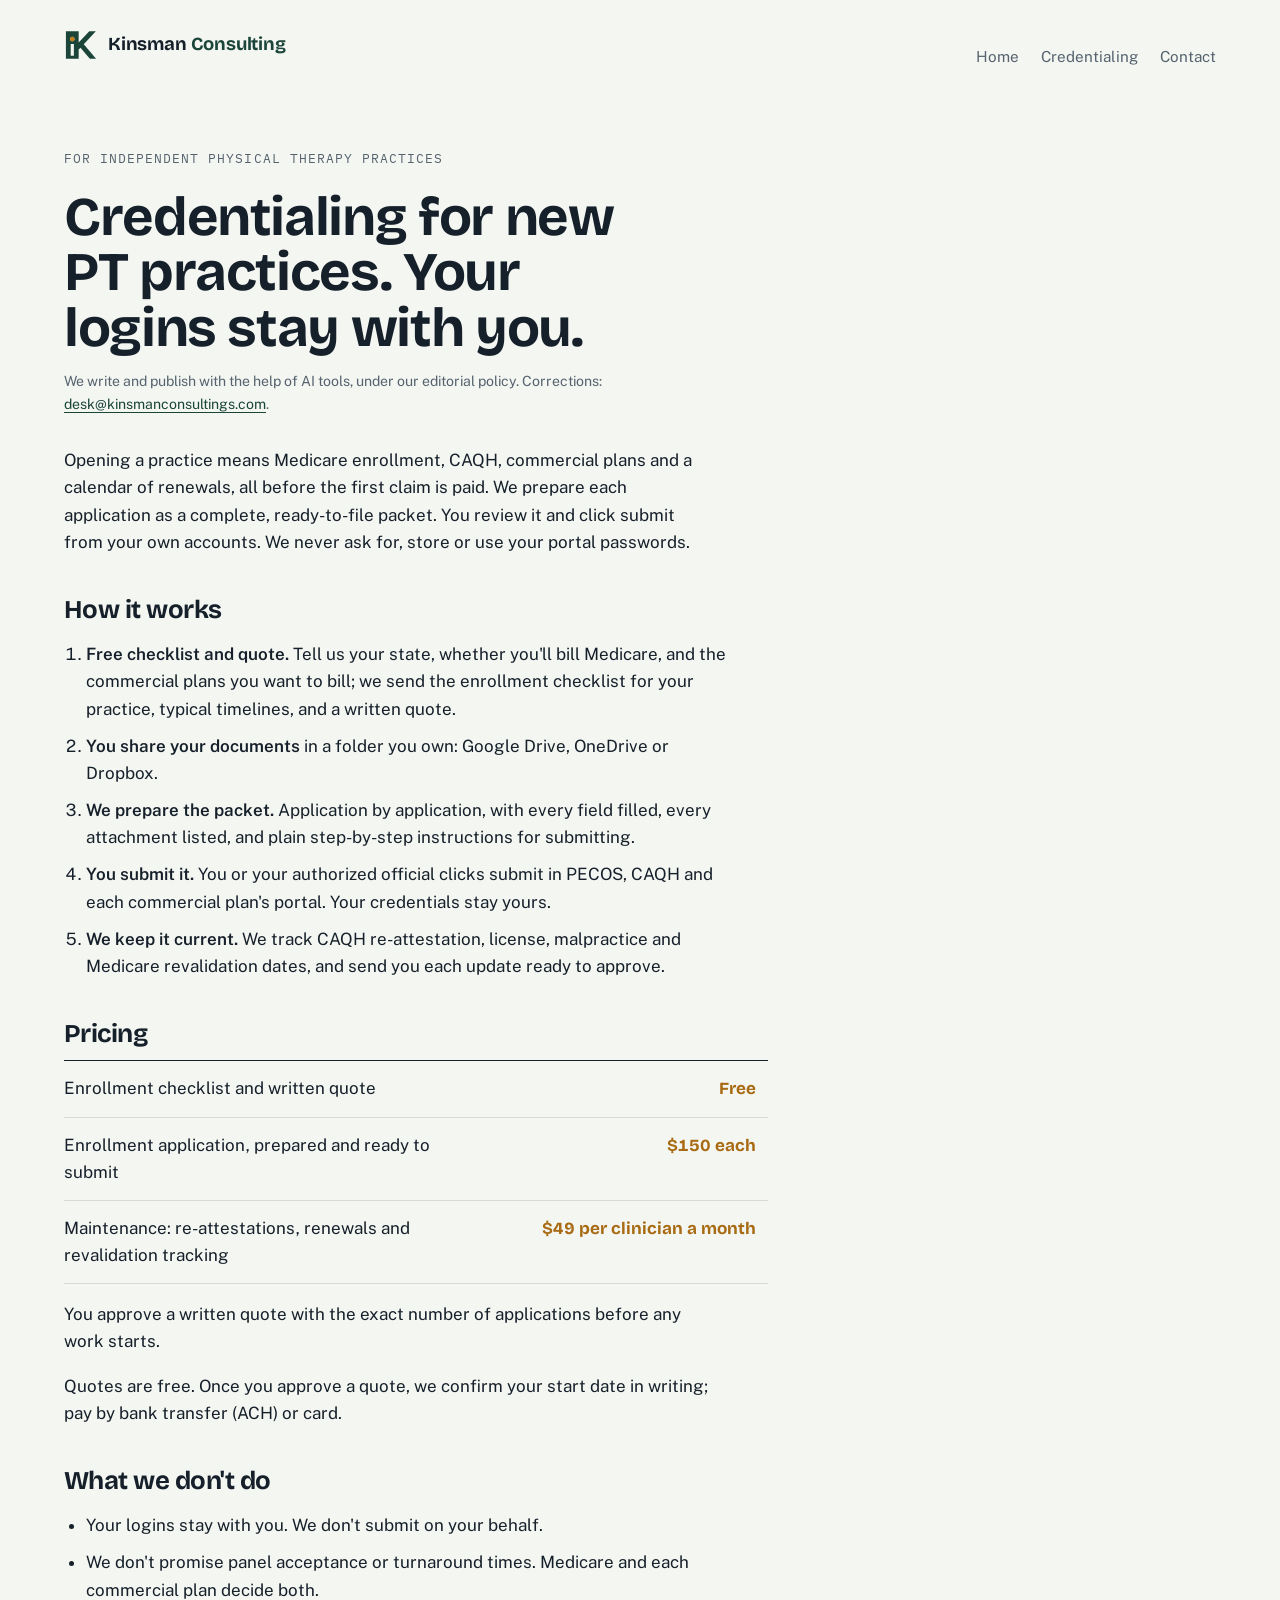
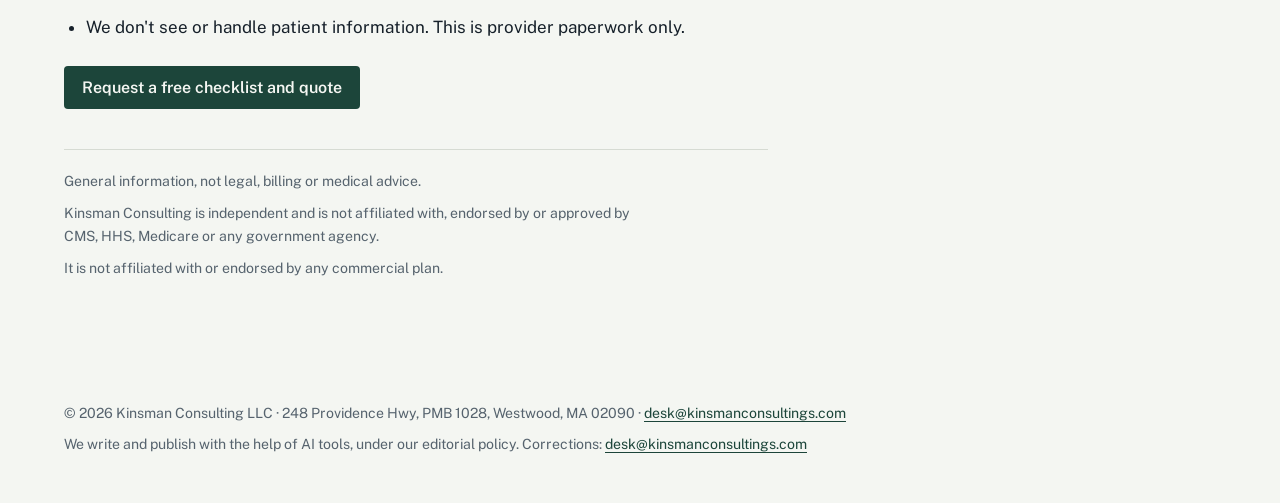
<file: credentialing/index.html>
<!doctype html>
<html lang="en">
<head>
<meta charset="utf-8">
<meta name="viewport" content="width=device-width, initial-scale=1, viewport-fit=cover">
<meta name="description" content="Credentialing for new PT practices: ready-to-file Medicare, CAQH and commercial plan packets. Your logins stay with you.">
<link rel="icon" href="/brand/final/favicon.svg" type="image/svg+xml">
<title>Credentialing · Kinsman Consulting</title>
<link rel="stylesheet" href="/assets/fonts.css">
<style>
/* Layout: left-anchored editorial column; a before→after outcomes ledger is the centrepiece */
:root {
  --paper: #F4F6F2;
  --ink: #16202A;
  --muted: #56636E;
  --rule: #D6DBD3;
  --pine: #1C453A;
  --logo-pine: #1C453A;
  --logo-gold: #C27B0A;
  --amber: #A86A12;
  --panel: #E9EDE6;
  --display: "Bricolage Grotesque", "Avenir Next", "Segoe UI", sans-serif;
  --body: "Public Sans", "Helvetica Neue", Arial, sans-serif;
  --mono: "IBM Plex Mono", ui-monospace, "SFMono-Regular", Menlo, monospace;
}
@media (prefers-color-scheme: dark) {
  :root:not([data-theme="light"]) {
    --paper: #0F151B; --ink: #E6EAE4; --muted: #9AA6AF; --rule: #26313A;
    --pine: #86C2AE; --amber: #E3A94F; --panel: #151E26; --logo-pine: #368470; --logo-gold: #F3D49B; color-scheme: dark;
  }
}
:root[data-theme="dark"] {
  --paper: #0F151B; --ink: #E6EAE4; --muted: #9AA6AF; --rule: #26313A;
  --pine: #86C2AE; --amber: #E3A94F; --panel: #151E26; --logo-pine: #368470; --logo-gold: #F3D49B; color-scheme: dark;
}
* { box-sizing: border-box; }
body {
  background: var(--paper); color: var(--ink);
  font-family: var(--body); font-size: 1.0625rem; line-height: 1.6;
  margin: 0; padding-inline: clamp(16px, 5vw, 64px);
}
.wrap { max-width: 72rem; margin: 0 auto; }
a { color: var(--pine); text-underline-offset: 3px; }
a:focus-visible { outline: 2px solid var(--amber); outline-offset: 3px; border-radius: 2px; }

header.top {
  display: flex; flex-wrap: wrap; gap: 12px 32px; align-items: baseline; justify-content: space-between;
  padding-block: 28px 0;
}
.mark { display: flex; align-items: center; gap: 10px; font-family: var(--display); font-weight: 700; font-size: 1.15rem; letter-spacing: -0.01em; color: var(--ink); text-decoration: none; }
.mark svg { width: 34px; height: 34px; flex: none; }
.ki-b { fill: var(--logo-pine); }
.ki-d { fill: var(--logo-gold); }
.mark span span { color: var(--pine); }
nav { display: flex; flex-wrap: wrap; gap: 6px 22px; font-size: 0.95rem; }
nav a { color: var(--muted); text-decoration: none; }
nav a:hover { color: var(--ink); }

.hero { padding-block: clamp(56px, 10vw, 112px) clamp(40px, 6vw, 72px); border-bottom: 1px solid var(--rule); }
.eyebrow { font-family: var(--mono); font-size: 0.8rem; letter-spacing: 0.08em; text-transform: uppercase; color: var(--muted); margin: 0 0 20px; }
h1 {
  font-family: var(--display); font-weight: 700; letter-spacing: -0.025em;
  font-size: clamp(2.4rem, 6.4vw, 4.9rem); line-height: 1.02; margin: 0; max-width: 16ch; text-wrap: balance;
}
h1 em { font-style: normal; color: var(--pine); }
.lede { max-width: 60ch; font-size: clamp(1.08rem, 1.6vw, 1.25rem); color: var(--muted); margin: 28px 0 0; }
.lede strong { color: var(--ink); font-weight: 600; }

section { padding-block: clamp(48px, 7vw, 88px); border-bottom: 1px solid var(--rule); }
.sec-head { display: grid; grid-template-columns: minmax(0, 1fr); gap: 10px; margin-bottom: 36px; }
h2 { font-family: var(--display); font-weight: 700; font-size: clamp(1.6rem, 3vw, 2.3rem); letter-spacing: -0.02em; line-height: 1.1; margin: 0; text-wrap: balance; }
.sec-head p { margin: 0; color: var(--muted); max-width: 62ch; }

/* Outcomes ledger */
.ledger { width: 100%; border-collapse: collapse; font-variant-numeric: tabular-nums; }
.ledger-wrap { overflow-x: auto; }
.ledger th { font-family: var(--mono); font-weight: 500; font-size: 0.75rem; letter-spacing: 0.08em; text-transform: uppercase; color: var(--muted); text-align: left; padding: 0 16px 12px 0; border-bottom: 1px solid var(--ink); }
.ledger td { padding: 18px 16px 18px 0; border-bottom: 1px solid var(--rule); vertical-align: baseline; }
.ledger tr:hover td { background: var(--panel); }
.m-name { font-weight: 600; min-width: 11rem; }
.m-from { font-family: var(--mono); color: var(--muted); white-space: nowrap; }
.m-arrow { color: var(--muted); padding-right: 16px; }
.m-to { font-family: var(--display); font-weight: 700; font-size: 1.45rem; color: var(--amber); white-space: nowrap; letter-spacing: -0.01em; }
.m-ctx { color: var(--muted); font-size: 0.95rem; min-width: 14rem; }
.m-ctx b { color: var(--ink); font-weight: 600; }

/* Advisory practice */
.practice { display: grid; grid-template-columns: repeat(auto-fit, minmax(min(100%, 15.5rem), 1fr)); gap: 0; border-top: 1px solid var(--ink); }
.area { padding: 24px 24px 28px 0; border-bottom: 1px solid var(--rule); min-width: 0; }
.area h3 { font-family: var(--display); font-weight: 700; font-size: 1.2rem; margin: 0 0 10px; letter-spacing: -0.01em; }
.area p { margin: 0; color: var(--muted); font-size: 0.98rem; }
.area .tag { display: block; font-family: var(--mono); font-size: 0.72rem; letter-spacing: 0.08em; text-transform: uppercase; color: var(--pine); margin-bottom: 14px; }

/* Ventures */
.ventures { display: grid; grid-template-columns: repeat(auto-fit, minmax(min(100%, 26rem), 1fr)); gap: 20px; }
.venture { background: var(--panel); border-radius: 6px; padding: 28px; min-width: 0; display: flex; flex-direction: column; gap: 12px; }
.venture h3 { font-family: var(--display); font-weight: 700; font-size: 1.5rem; margin: 0; letter-spacing: -0.015em; }
.venture p { margin: 0; color: var(--muted); }
.status { align-self: flex-start; font-family: var(--mono); font-size: 0.72rem; letter-spacing: 0.06em; text-transform: uppercase; color: var(--pine); border: 1px solid var(--pine); border-radius: 999px; padding: 3px 10px; }
.fine { font-size: 0.85rem; color: var(--muted); }

/* About */
.about { display: grid; grid-template-columns: repeat(auto-fit, minmax(min(100%, 20rem), 1fr)); gap: 40px; }
.about p { margin: 0 0 16px; max-width: 62ch; }
.creds { list-style: none; margin: 0; padding: 0; border-top: 1px solid var(--ink); }
.creds li { display: flex; flex-wrap: wrap; justify-content: space-between; gap: 4px 16px; padding: 12px 0; border-bottom: 1px solid var(--rule); }
.creds .k { font-weight: 600; }
.creds .v { color: var(--muted); font-family: var(--mono); font-size: 0.85rem; }

/* Contact */
.contact { display: grid; grid-template-columns: repeat(auto-fit, minmax(min(100%, 20rem), 1fr)); gap: 32px; align-items: start; }
.contact .big { font-family: var(--display); font-weight: 700; font-size: clamp(1.4rem, 3.4vw, 2.1rem); letter-spacing: -0.015em; margin: 0; overflow-wrap: anywhere; }
.copyrow { display: flex; flex-wrap: wrap; gap: 12px; align-items: center; margin-top: 14px; }
button.copy { font: 500 0.85rem var(--mono); color: var(--paper); background: var(--ink); border: 0; border-radius: 4px; padding: 8px 14px; cursor: pointer; }
button.copy:focus-visible { outline: 2px solid var(--amber); outline-offset: 2px; }
.copied { font-family: var(--mono); font-size: 0.85rem; color: var(--pine); }

footer { padding-block: 32px 48px; display: flex; flex-wrap: wrap; gap: 8px 24px; justify-content: space-between; color: var(--muted); font-size: 0.88rem; }

@media (max-width: 640px) {
  .ledger thead { display: none; }
  .ledger, .ledger tbody, .ledger tr, .ledger td { display: block; width: 100%; }
  .ledger tr { padding: 16px 0; border-bottom: 1px solid var(--rule); }
  .ledger td { border: 0; padding: 2px 0; }
  .m-arrow { display: none; }
  .m-from::after { content: " →"; }
  .m-name, .m-ctx { min-width: 0; }
}
@media (prefers-reduced-motion: no-preference) {
  .ledger td { transition: background-color .15s ease; }
}

.post-wrap { max-width: 44rem; padding-block: clamp(40px, 7vw, 80px); }
.post-wrap h1 { font-size: clamp(2.1rem, 5.4vw, 3.4rem); max-width: 20ch; }
.ai-note { font-size: 0.88rem; color: var(--muted); margin: 14px 0 32px; }
.post-wrap h2 { font-size: clamp(1.3rem, 2.4vw, 1.6rem); margin: 40px 0 12px; }
.post-wrap p, .post-wrap li { max-width: 65ch; }
.post-wrap ol, .post-wrap ul { padding-left: 1.3em; }
.post-wrap li { margin-bottom: 10px; }
.price { width: 100%; border-collapse: collapse; font-variant-numeric: tabular-nums; border-top: 1px solid var(--ink); }
.price td { padding: 14px 12px 14px 0; border-bottom: 1px solid var(--rule); vertical-align: baseline; }
.price td:last-child { text-align: right; width: 38%; font-family: var(--display); font-weight: 700; color: var(--amber); }
.cta { display: inline-block; margin-top: 8px; font: 600 1rem var(--body); color: var(--paper); background: var(--pine); padding: 12px 18px; border-radius: 4px; text-decoration: none; }
.post-notes { margin-top: 40px; padding-top: 20px; border-top: 1px solid var(--rule); font-size: 0.88rem; color: var(--muted); }
.post-notes p { margin: 0 0 10px; }
</style>
</head>
<body>
<div class="wrap">
  <header class="top">
    <a class="mark" href="/" aria-label="Kinsman Consulting, home"><svg viewBox="0 0 64 64" aria-hidden="true"><path class="ki-b" fill-rule="evenodd" d="M60.39 58.00 L37.21 30.37 L59.93 6.00 L47.62 6.00 L27.61 27.47 L27.61 6.00 L3.61 6.00 L3.61 58.00 L27.61 58.00 L27.61 40.66 L31.02 37.00 L48.65 58.00ZM12.61 52.00 L12.61 30.00 L18.61 30.00 L18.61 52.00ZM19.80 21.01 L19.79 21.21 L19.76 21.42 L19.72 21.62 L19.68 21.82 L19.62 22.02 L19.56 22.21 L19.49 22.41 L19.40 22.60 L19.31 22.78 L19.21 22.96 L19.10 23.13 L18.98 23.30 L18.85 23.46 L18.72 23.62 L18.58 23.77 L18.43 23.91 L18.27 24.05 L18.11 24.17 L17.94 24.29 L17.76 24.40 L17.59 24.50 L17.40 24.60 L17.21 24.68 L17.02 24.75 L16.82 24.82 L16.63 24.87 L16.43 24.92 L16.22 24.95 L16.02 24.98 L15.81 24.99 L15.61 25.00 L15.40 24.99 L15.19 24.98 L14.99 24.95 L14.79 24.92 L14.59 24.87 L14.39 24.82 L14.19 24.75 L14.00 24.68 L13.81 24.60 L13.63 24.50 L13.45 24.40 L13.27 24.29 L13.10 24.17 L12.94 24.05 L12.79 23.91 L12.64 23.77 L12.49 23.62 L12.36 23.46 L12.23 23.30 L12.11 23.13 L12.00 22.96 L11.90 22.78 L11.81 22.60 L11.73 22.41 L11.65 22.21 L11.59 22.02 L11.53 21.82 L11.49 21.62 L11.45 21.42 L11.43 21.21 L11.41 21.01 L11.41 20.80 L11.41 20.59 L11.43 20.39 L11.45 20.18 L11.49 19.98 L11.53 19.78 L11.59 19.58 L11.65 19.39 L11.73 19.19 L11.81 19.00 L11.90 18.82 L12.00 18.64 L12.11 18.47 L12.23 18.30 L12.36 18.14 L12.49 17.98 L12.64 17.83 L12.79 17.69 L12.94 17.55 L13.10 17.43 L13.27 17.31 L13.45 17.20 L13.63 17.10 L13.81 17.00 L14.00 16.92 L14.19 16.85 L14.39 16.78 L14.59 16.73 L14.79 16.68 L14.99 16.65 L15.19 16.62 L15.40 16.61 L15.61 16.60 L15.81 16.61 L16.02 16.62 L16.22 16.65 L16.43 16.68 L16.63 16.73 L16.82 16.78 L17.02 16.85 L17.21 16.92 L17.40 17.00 L17.59 17.10 L17.76 17.20 L17.94 17.31 L18.11 17.43 L18.27 17.55 L18.43 17.69 L18.58 17.83 L18.72 17.98 L18.85 18.14 L18.98 18.30 L19.10 18.47 L19.21 18.64 L19.31 18.82 L19.40 19.00 L19.49 19.19 L19.56 19.39 L19.62 19.58 L19.68 19.78 L19.72 19.98 L19.76 20.18 L19.79 20.39 L19.80 20.59 L19.81 20.80Z"/><circle class="ki-d" cx="15.61" cy="20.80" r="4.20"/></svg><span>Kinsman <span>Consulting</span></span></a>
    <nav aria-label="Site">
      <a href="/">Home</a>
      <a href="/credentialing/">Credentialing</a>
      <a href="/#contact">Contact</a>
    </nav>
  </header>
  <main class="post-wrap">
    <p class="eyebrow">For independent physical therapy practices</p>
    <h1>Credentialing for new PT practices. Your logins stay with you.</h1>
    <p class="ai-note">We write and publish with the help of AI tools, under our editorial policy. Corrections: <a href="mailto:desk@kinsmanconsultings.com">desk@kinsmanconsultings.com</a>.</p>
    <p>Opening a practice means Medicare enrollment, CAQH, commercial plans and a calendar of renewals, all before the first claim is paid. We prepare each application as a complete, ready-to-file packet. You review it and click submit from your own accounts. We never ask for, store or use your portal passwords.</p>

    <h2>How it works</h2>
    <ol>
      <li><strong>Free checklist and quote.</strong> Tell us your state, whether you'll bill Medicare, and the commercial plans you want to bill; we send the enrollment checklist for your practice, typical timelines, and a written quote.</li>
      <li><strong>You share your documents</strong> in a folder you own: Google Drive, OneDrive or Dropbox.</li>
      <li><strong>We prepare the packet.</strong> Application by application, with every field filled, every attachment listed, and plain step-by-step instructions for submitting.</li>
      <li><strong>You submit it.</strong> You or your authorized official clicks submit in PECOS, CAQH and each commercial plan's portal. Your credentials stay yours.</li>
      <li><strong>We keep it current.</strong> We track CAQH re-attestation, license, malpractice and Medicare revalidation dates, and send you each update ready to approve.</li>
    </ol>

    <h2>Pricing</h2>
    <div class="ledger-wrap"><table class="price">
      <tr><td>Enrollment checklist and written quote</td><td>Free</td></tr>
      <tr><td>Enrollment application, prepared and ready to submit</td><td>$150 each</td></tr>
      <tr><td>Maintenance: re-attestations, renewals and revalidation tracking</td><td>$49 per clinician a month</td></tr>
    </table></div>
    <p>You approve a written quote with the exact number of applications before any work starts.</p>
    <p>Quotes are free. Once you approve a quote, we confirm your start date in writing; pay by bank transfer (ACH) or card.</p>

    <h2>What we don't do</h2>
    <ul>
      <li>Your logins stay with you. We don't submit on your behalf.</li>
      <li>We don't promise panel acceptance or turnaround times. Medicare and each commercial plan decide both.</li>
      <li>We don't see or handle patient information. This is provider paperwork only.</li>
    </ul>

    <p><a class="cta" href="mailto:desk@kinsmanconsultings.com?subject=Checklist%20-%20site">Request a free checklist and quote</a></p>

    <div class="post-notes">
      <p>General information, not legal, billing or medical advice.</p>
      <p>Kinsman Consulting is independent and is not affiliated with, endorsed by or approved by CMS, HHS, Medicare or any government agency.</p>
      <p>It is not affiliated with or endorsed by any commercial plan.</p>
    </div>
  </main>
  <footer>
    <span>© 2026 Kinsman Consulting LLC · 248 Providence Hwy, PMB 1028, Westwood, MA 02090 · <a href="mailto:desk@kinsmanconsultings.com">desk@kinsmanconsultings.com</a></span>
    <span>We write and publish with the help of AI tools, under our editorial policy. Corrections: <a href="mailto:desk@kinsmanconsultings.com">desk@kinsmanconsultings.com</a></span>
  </footer>
</div>
</body>
</html>
</file>
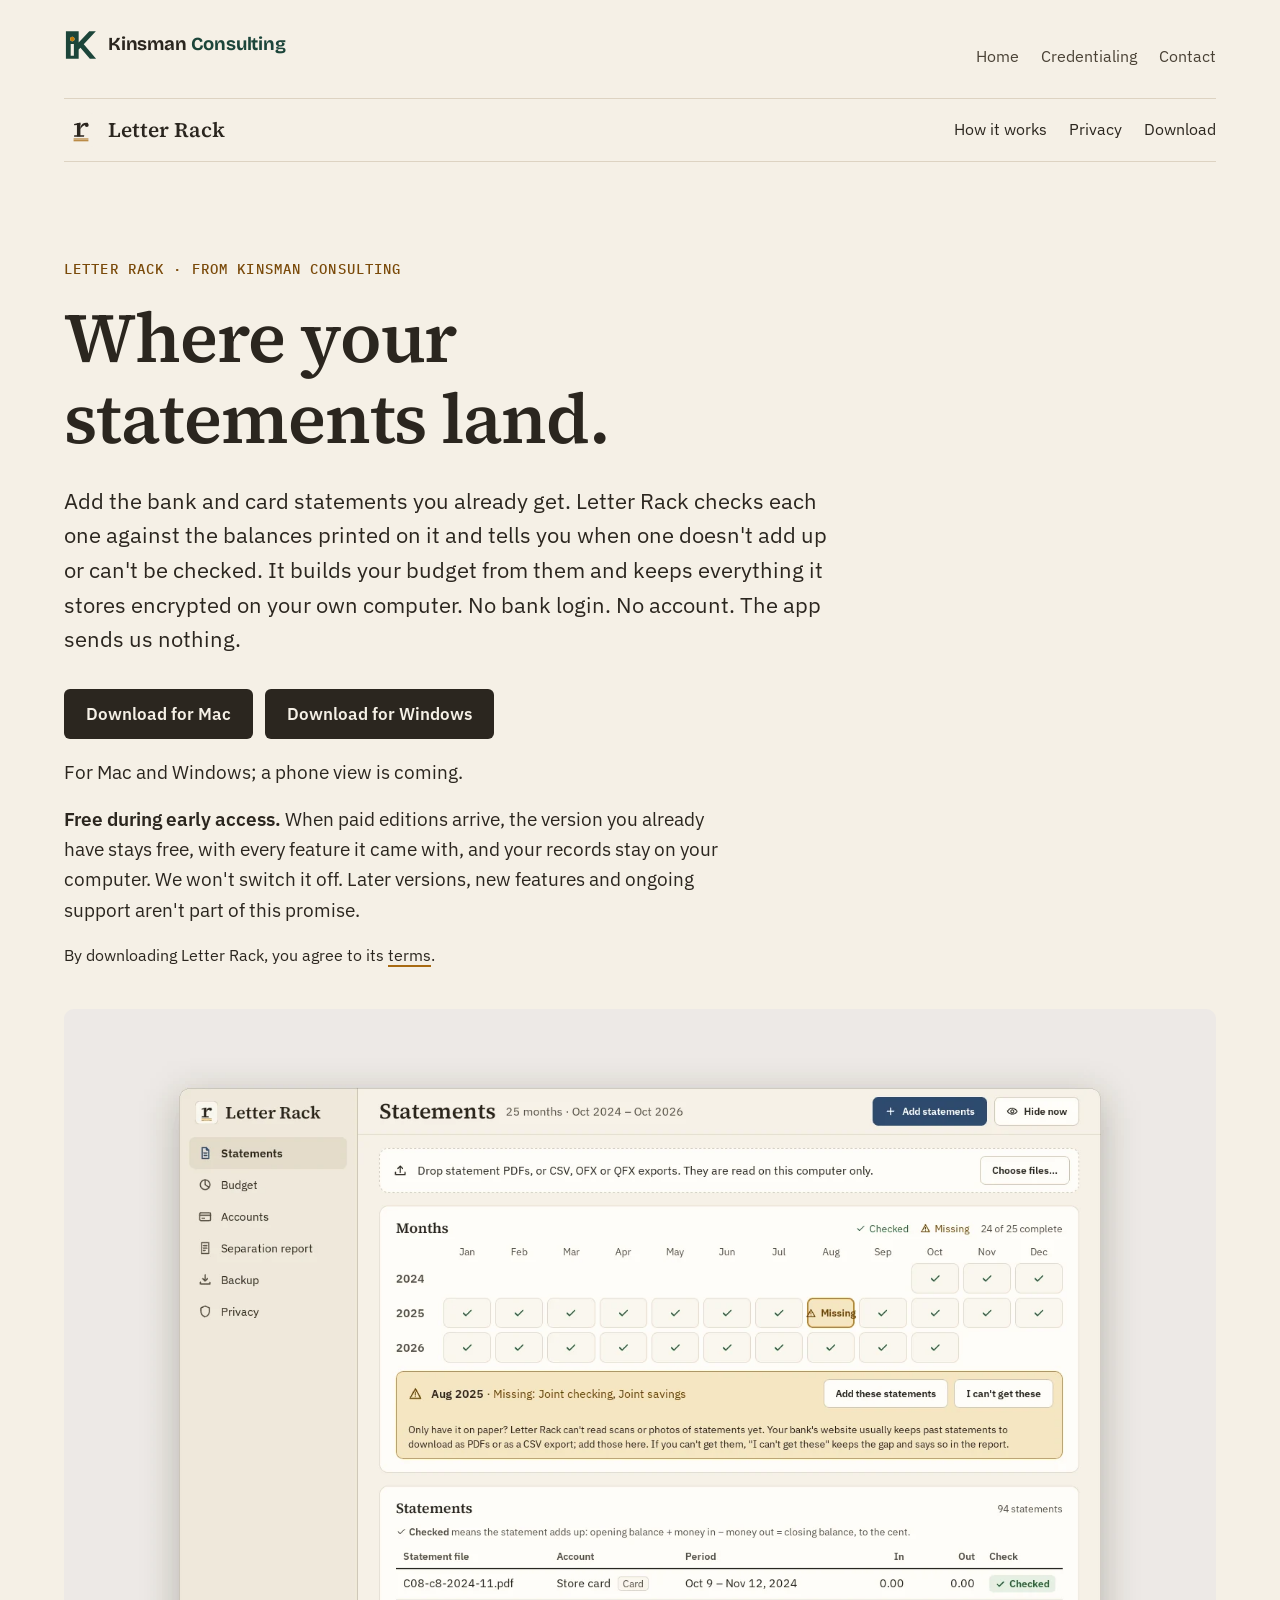
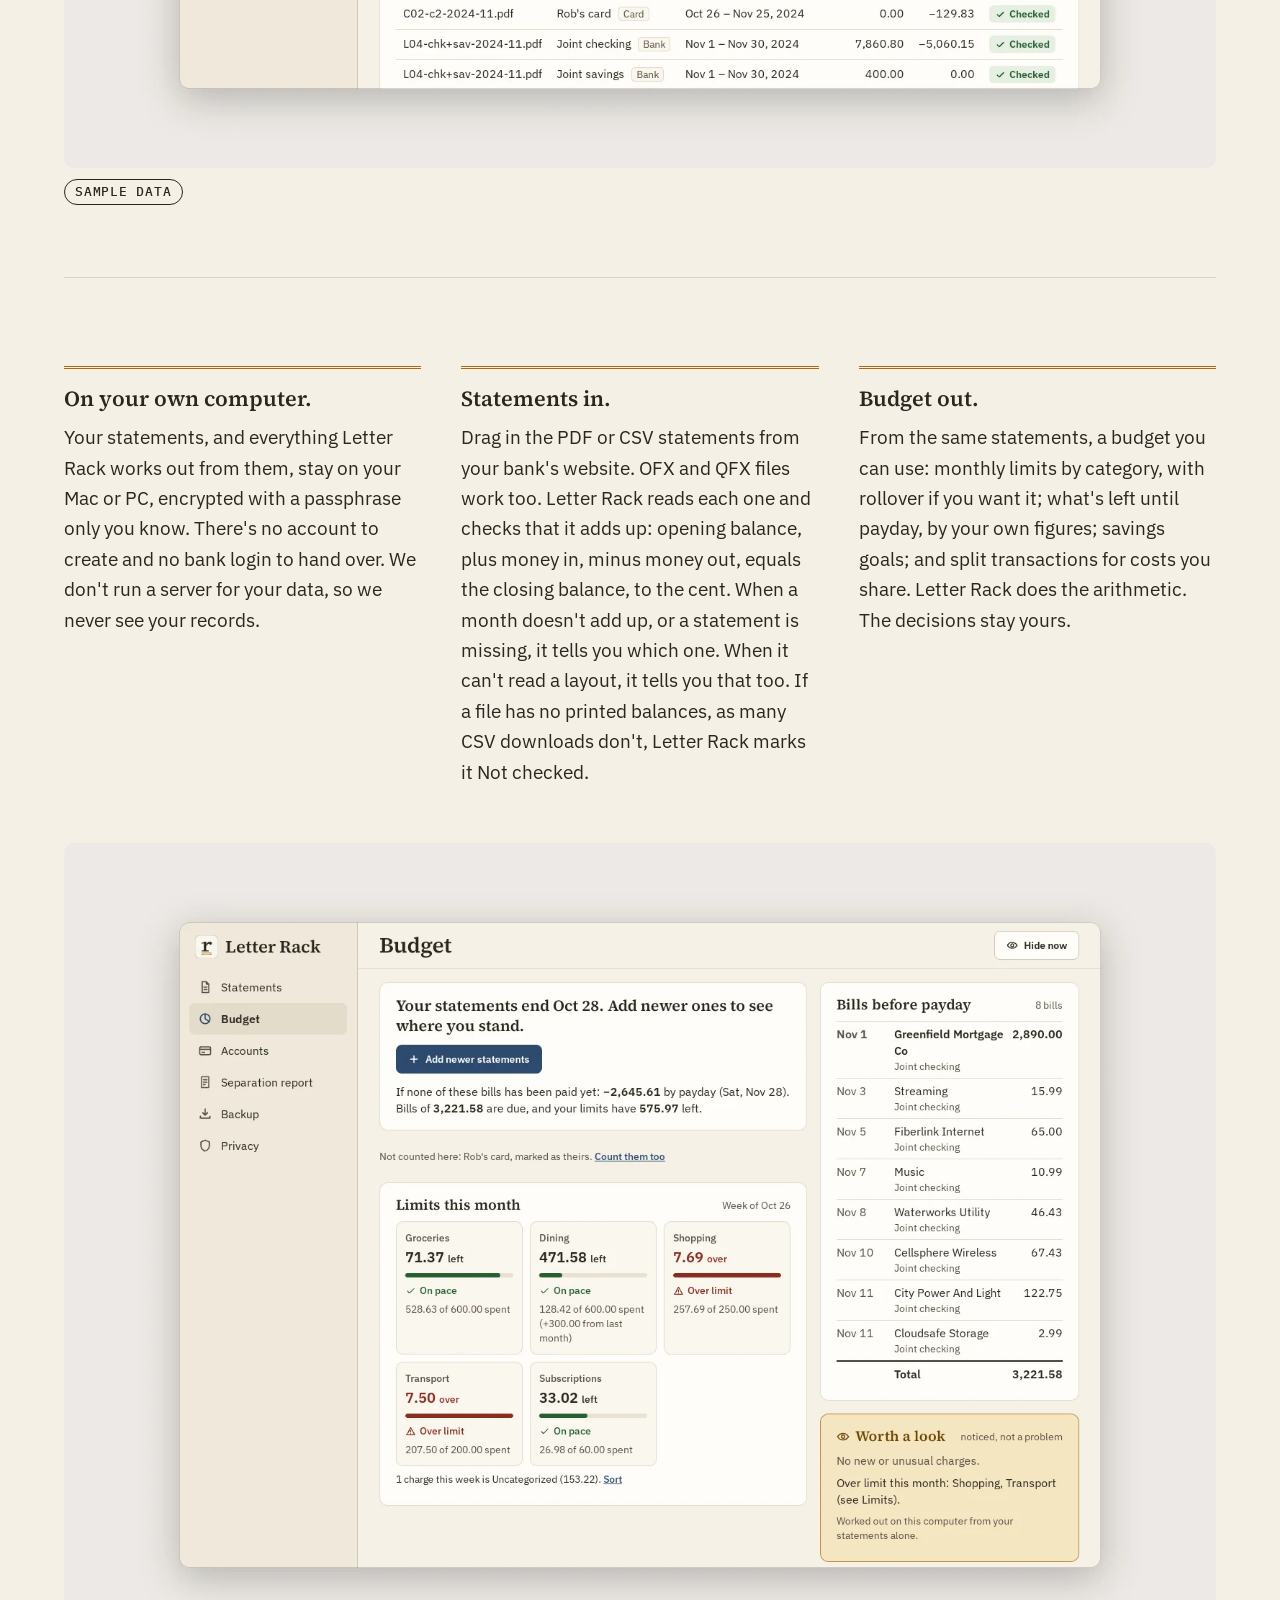
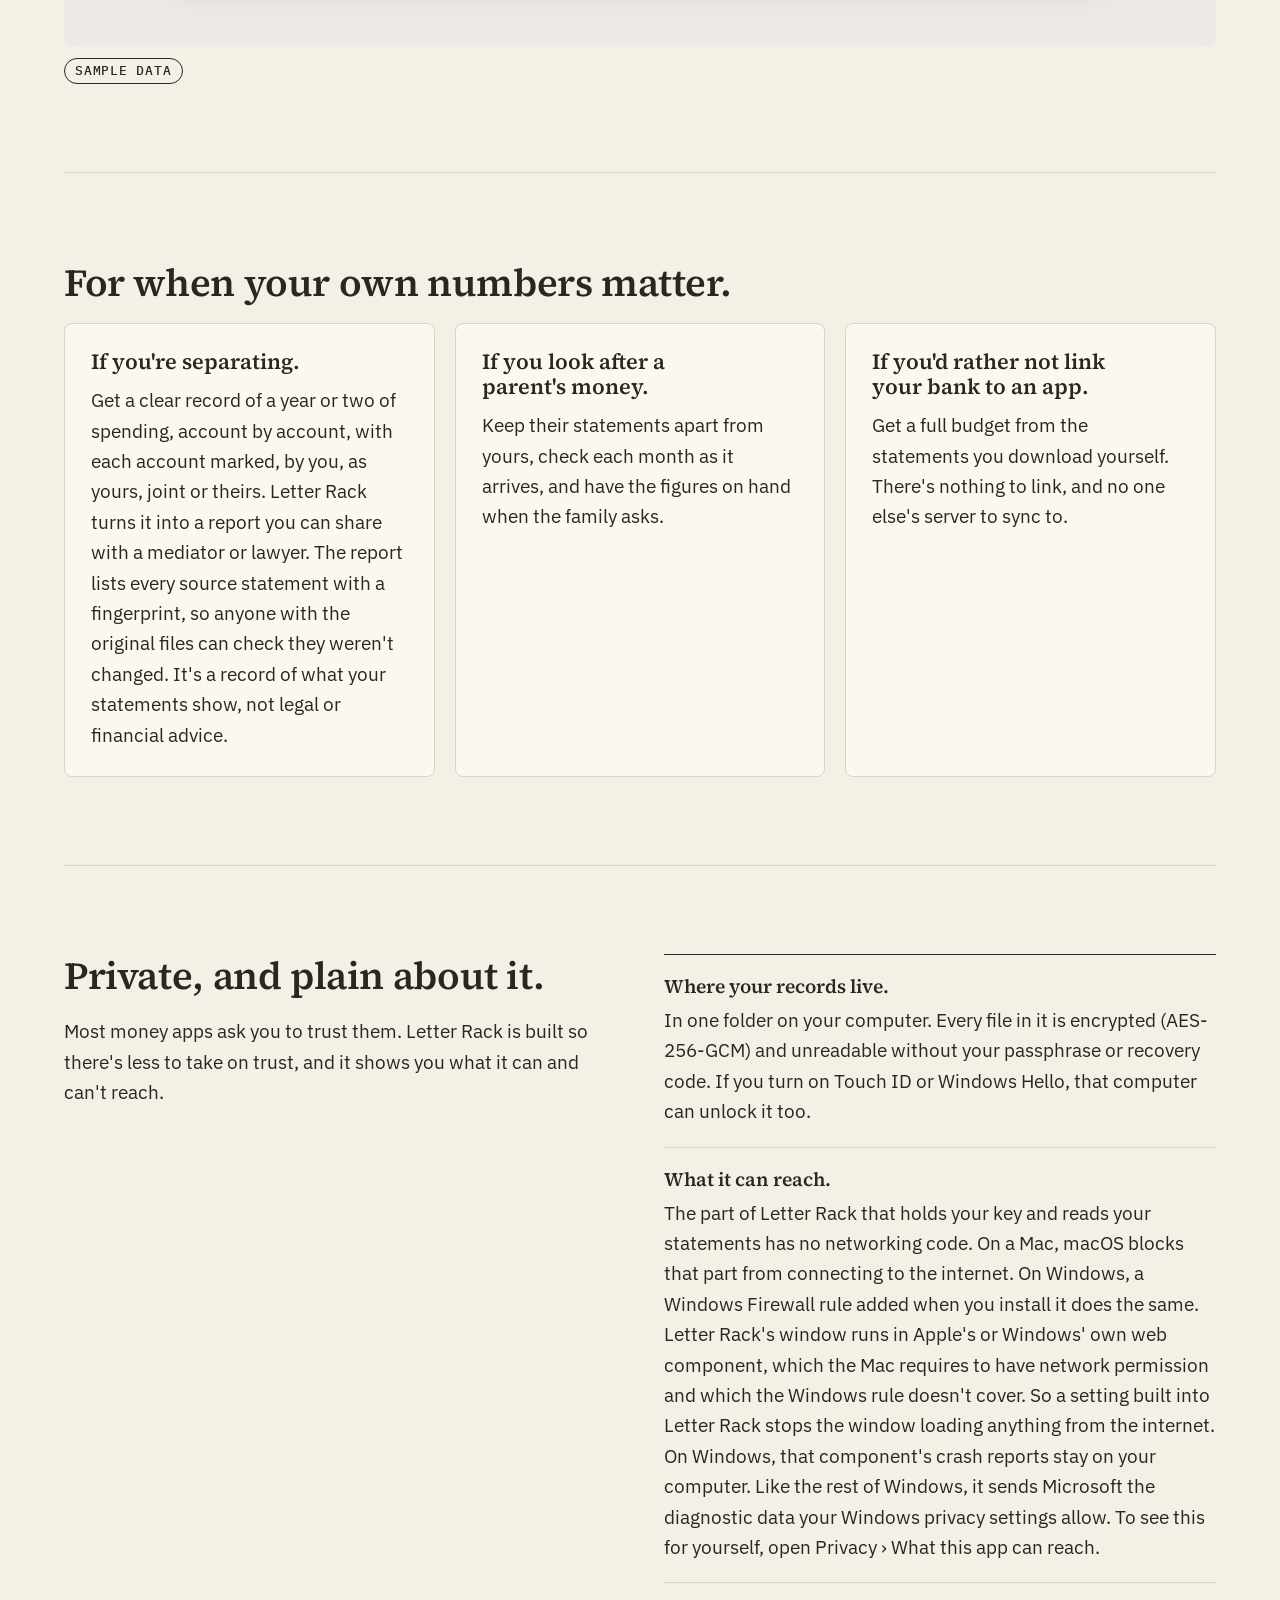
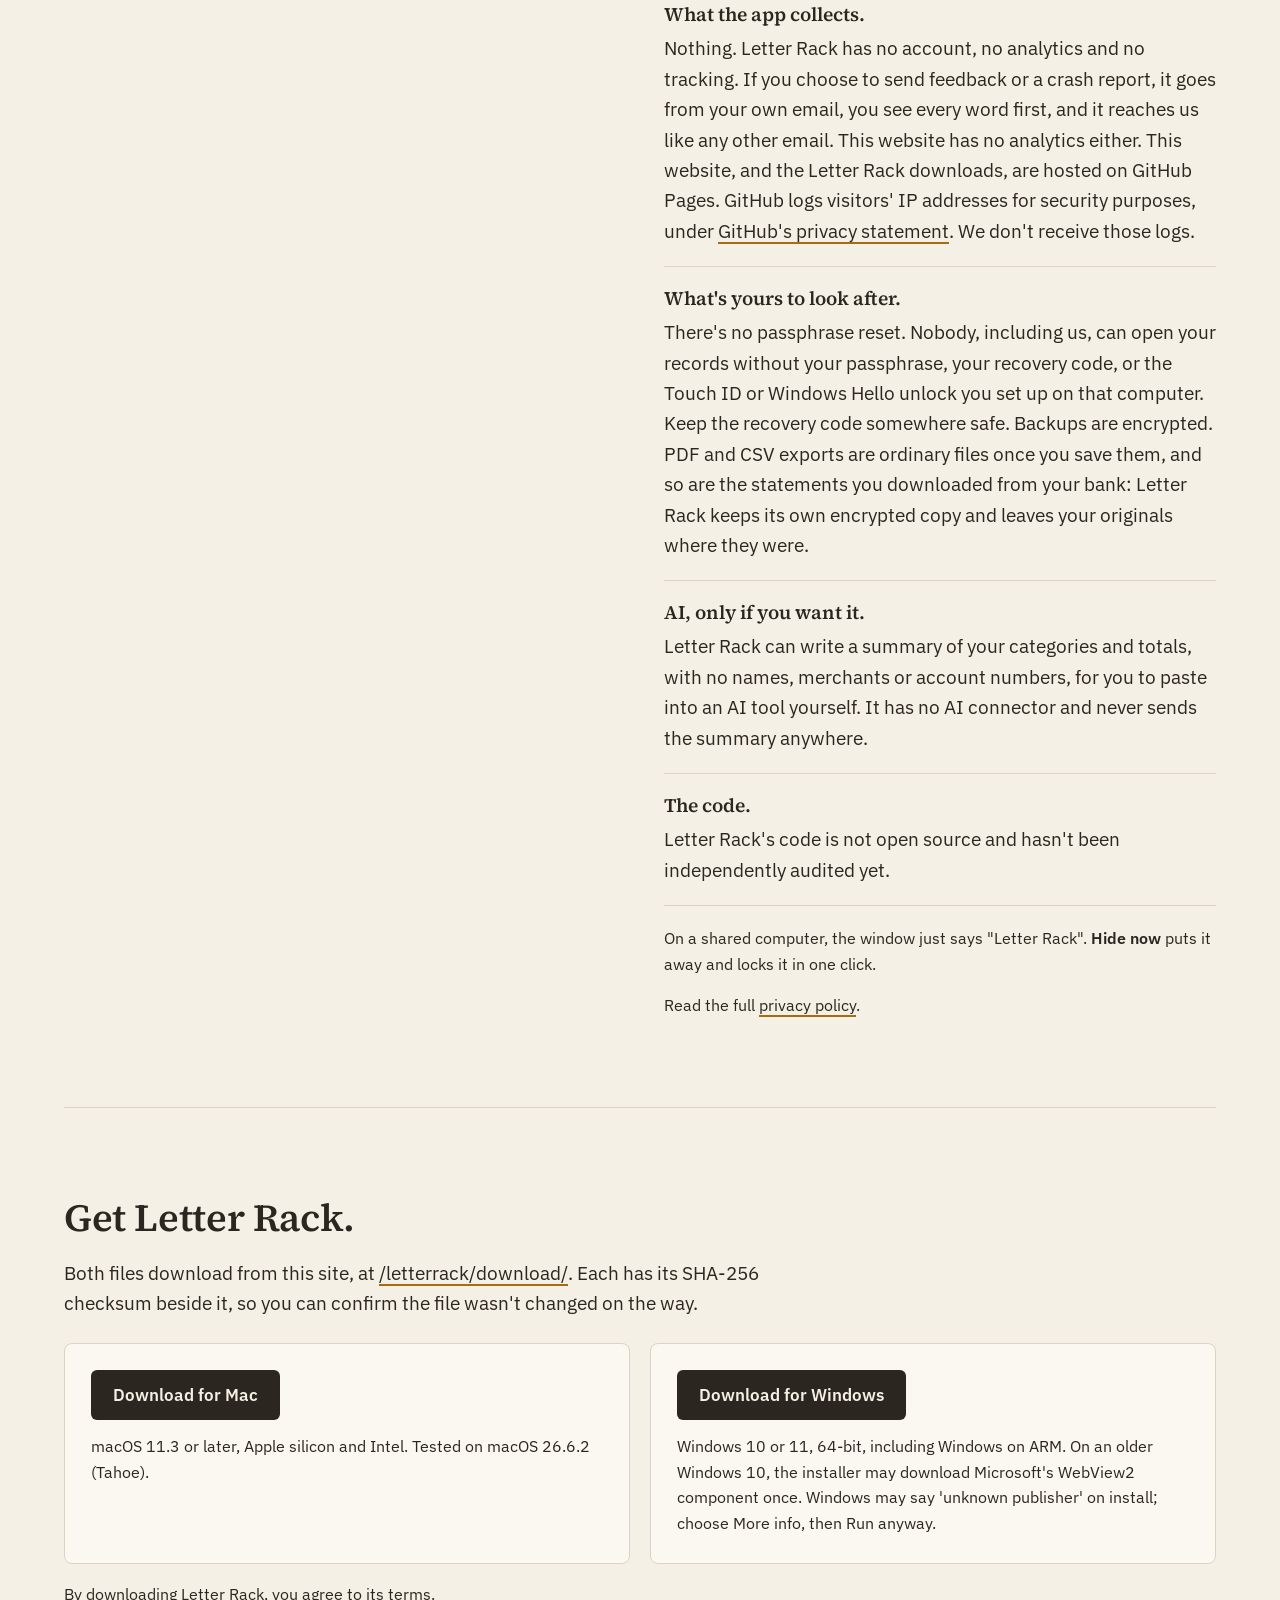
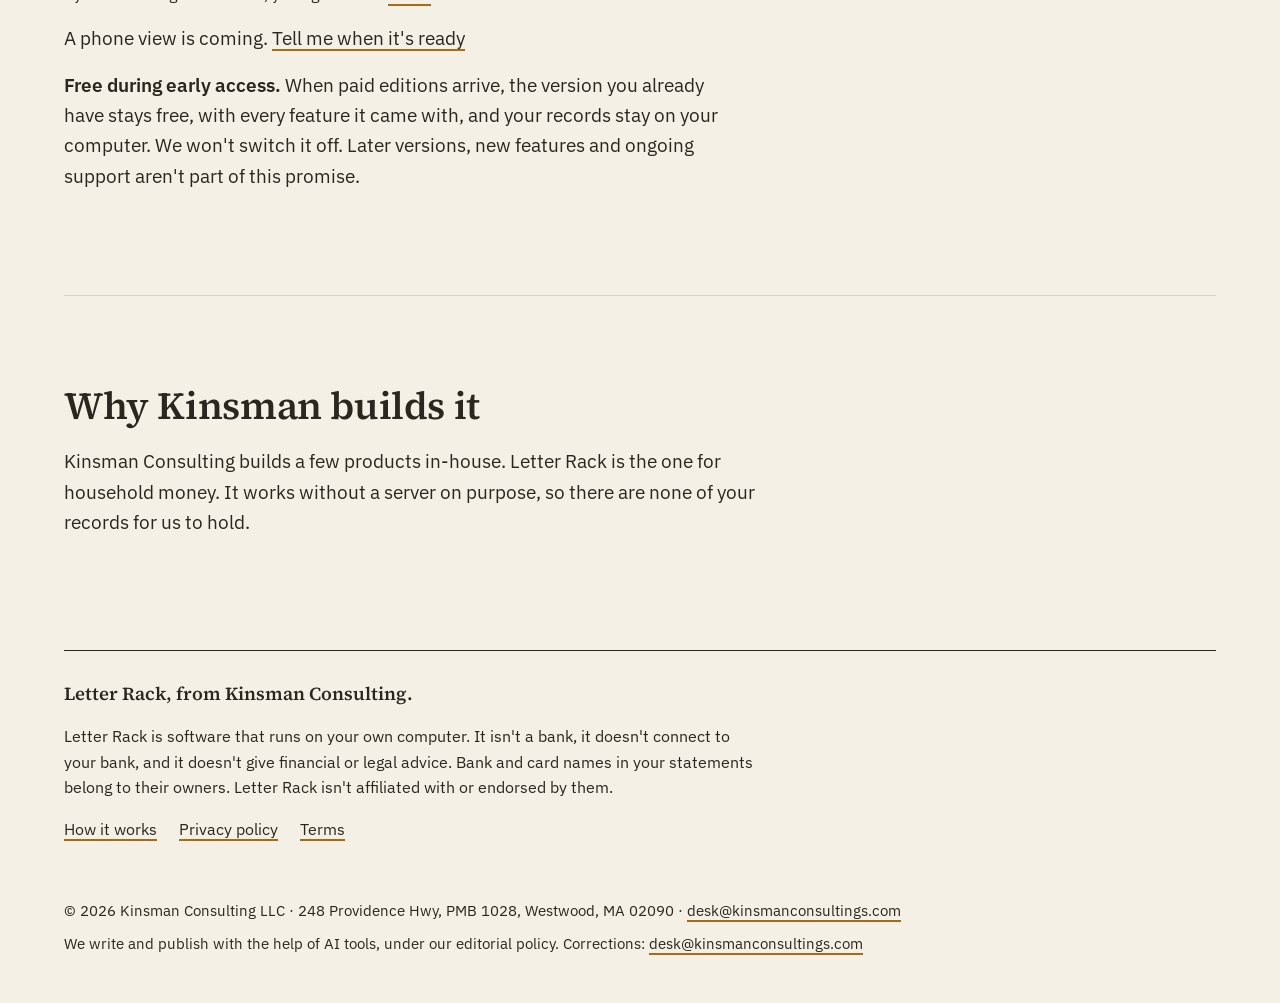
<file: letterrack/index.html>
<!doctype html>
<html lang="en">
<head>
<meta charset="utf-8">
<meta name="viewport" content="width=device-width, initial-scale=1, viewport-fit=cover">
<meta name="description" content="Add the bank statements you already get. Letter Rack checks each one against its printed balances and builds your budget, on your own computer.">
<link rel="icon" href="/letterrack/img/letterrack-icon.svg" type="image/svg+xml">
<title>Letter Rack: your statements and budget, on your own computer · Kinsman Consulting</title>
<link rel="stylesheet" href="/assets/fonts.css">
<link rel="stylesheet" href="/letterrack/letterrack.css">
</head>
<body>
<div class="wrap">
  <header class="top">
    <a class="mark" href="/" aria-label="Kinsman Consulting, home"><svg viewBox="0 0 64 64" aria-hidden="true"><path class="ki-b" fill-rule="evenodd" d="M60.39 58.00 L37.21 30.37 L59.93 6.00 L47.62 6.00 L27.61 27.47 L27.61 6.00 L3.61 6.00 L3.61 58.00 L27.61 58.00 L27.61 40.66 L31.02 37.00 L48.65 58.00ZM12.61 52.00 L12.61 30.00 L18.61 30.00 L18.61 52.00ZM19.80 21.01 L19.79 21.21 L19.76 21.42 L19.72 21.62 L19.68 21.82 L19.62 22.02 L19.56 22.21 L19.49 22.41 L19.40 22.60 L19.31 22.78 L19.21 22.96 L19.10 23.13 L18.98 23.30 L18.85 23.46 L18.72 23.62 L18.58 23.77 L18.43 23.91 L18.27 24.05 L18.11 24.17 L17.94 24.29 L17.76 24.40 L17.59 24.50 L17.40 24.60 L17.21 24.68 L17.02 24.75 L16.82 24.82 L16.63 24.87 L16.43 24.92 L16.22 24.95 L16.02 24.98 L15.81 24.99 L15.61 25.00 L15.40 24.99 L15.19 24.98 L14.99 24.95 L14.79 24.92 L14.59 24.87 L14.39 24.82 L14.19 24.75 L14.00 24.68 L13.81 24.60 L13.63 24.50 L13.45 24.40 L13.27 24.29 L13.10 24.17 L12.94 24.05 L12.79 23.91 L12.64 23.77 L12.49 23.62 L12.36 23.46 L12.23 23.30 L12.11 23.13 L12.00 22.96 L11.90 22.78 L11.81 22.60 L11.73 22.41 L11.65 22.21 L11.59 22.02 L11.53 21.82 L11.49 21.62 L11.45 21.42 L11.43 21.21 L11.41 21.01 L11.41 20.80 L11.41 20.59 L11.43 20.39 L11.45 20.18 L11.49 19.98 L11.53 19.78 L11.59 19.58 L11.65 19.39 L11.73 19.19 L11.81 19.00 L11.90 18.82 L12.00 18.64 L12.11 18.47 L12.23 18.30 L12.36 18.14 L12.49 17.98 L12.64 17.83 L12.79 17.69 L12.94 17.55 L13.10 17.43 L13.27 17.31 L13.45 17.20 L13.63 17.10 L13.81 17.00 L14.00 16.92 L14.19 16.85 L14.39 16.78 L14.59 16.73 L14.79 16.68 L14.99 16.65 L15.19 16.62 L15.40 16.61 L15.61 16.60 L15.81 16.61 L16.02 16.62 L16.22 16.65 L16.43 16.68 L16.63 16.73 L16.82 16.78 L17.02 16.85 L17.21 16.92 L17.40 17.00 L17.59 17.10 L17.76 17.20 L17.94 17.31 L18.11 17.43 L18.27 17.55 L18.43 17.69 L18.58 17.83 L18.72 17.98 L18.85 18.14 L18.98 18.30 L19.10 18.47 L19.21 18.64 L19.31 18.82 L19.40 19.00 L19.49 19.19 L19.56 19.39 L19.62 19.58 L19.68 19.78 L19.72 19.98 L19.76 20.18 L19.79 20.39 L19.80 20.59 L19.81 20.80Z"/><circle class="ki-d" cx="15.61" cy="20.80" r="4.20"/></svg><span>Kinsman <span>Consulting</span></span></a>
    <nav aria-label="Site">
      <a href="/">Home</a>
      <a href="/credentialing/">Credentialing</a>
      <a href="/#contact">Contact</a>
    </nav>
  </header>
  <div class="lr-bar">
    <a class="lr-name" href="/letterrack/"><picture><source srcset="/letterrack/img/letterrack-icon-dark.svg" media="(prefers-color-scheme: dark)"><img src="/letterrack/img/letterrack-icon.svg" alt="" width="34" height="34"></picture>Letter Rack</a>
    <nav aria-label="Letter Rack">
      <a href="/letterrack/how-it-works/">How it works</a>
      <a href="/letterrack/#privacy">Privacy</a>
      <a href="/letterrack/download/">Download</a>
    </nav>
  </div>
  <main class="lr">
    <div class="hero">
      <p class="eyebrow">Letter Rack · From Kinsman Consulting</p>
      <h1>Where your statements land.</h1>
      <p class="lede">Add the bank and card statements you already get. Letter Rack checks each one against the balances printed on it and tells you when one doesn't add up or can't be checked. It builds your budget from them and keeps everything it stores encrypted on your own computer. No bank login. No account. The app sends us nothing.</p>
      <div class="btns">
        <a class="btn" href="/letterrack/download/">Download for Mac</a>
        <a class="btn" href="/letterrack/download/">Download for Windows</a>
      </div>
      <p class="ea">For Mac and Windows; a phone view is coming.</p>
      <p class="ea"><strong>Free during early access.</strong> When paid editions arrive, the version you already have stays free, with every feature it came with, and your records stay on your computer. We won't switch it off. Later versions, new features and ongoing support aren't part of this promise.</p>
      <p class="assent">By downloading Letter Rack, you agree to its <a href="/letterrack/terms/">terms</a>.</p>
      <figure class="shot"><picture><source srcset="/letterrack/img/letterrack-statements-light.webp" type="image/webp"><img src="/letterrack/img/letterrack-statements-light.png" alt="Letter Rack&#x27;s Statements screen in light mode. A month-by-month grid shows 24 of 25 months of statements checked, with August 2025 flagged as missing, above a list of statement files, each marked Checked when its balances add up to the cent." width="1600" height="1054" decoding="async"></picture><figcaption><span class="tag">Sample data</span></figcaption></figure>
    </div>

    <section aria-labelledby="promises">
      <h2 id="promises" class="visually-hidden">Three promises</h2>
      <div class="promises">
        <div>
          <h3>On your own computer.</h3>
          <p>Your statements, and everything Letter Rack works out from them, stay on your Mac or PC, encrypted with a passphrase only you know. There's no account to create and no bank login to hand over. We don't run a server for your data, so we never see your records.</p>
        </div>
        <div>
          <h3>Statements in.</h3>
          <p>Drag in the PDF or CSV statements from your bank's website. OFX and QFX files work too. Letter Rack reads each one and checks that it adds up: opening balance, plus money in, minus money out, equals the closing balance, to the cent. When a month doesn't add up, or a statement is missing, it tells you which one. When it can't read a layout, it tells you that too. If a file has no printed balances, as many CSV downloads don't, Letter Rack marks it Not checked.</p>
        </div>
        <div>
          <h3>Budget out.</h3>
          <p>From the same statements, a budget you can use: monthly limits by category, with rollover if you want it; what's left until payday, by your own figures; savings goals; and split transactions for costs you share. Letter Rack does the arithmetic. The decisions stay yours.</p>
        </div>
      </div>
      <figure class="shot"><picture><source srcset="/letterrack/img/letterrack-budget-dark.webp" type="image/webp" media="(prefers-color-scheme: dark)"><source srcset="/letterrack/img/letterrack-budget-dark.png" type="image/png" media="(prefers-color-scheme: dark)"><source srcset="/letterrack/img/letterrack-budget-light.webp" type="image/webp"><img src="/letterrack/img/letterrack-budget-light.png" alt="Letter Rack&#x27;s Budget screen in light mode. It shows bills due before payday with a total of 3,221.58, monthly spending limits for groceries, dining, shopping, transport and subscriptions with on-pace and over-limit markers, and a note that everything was worked out on this computer from the user&#x27;s statements alone." width="1600" height="1116" loading="lazy" decoding="async"></picture><figcaption><span class="tag">Sample data</span></figcaption></figure>
    </section>

    <section aria-labelledby="who">
      <h2 id="who">For when your own numbers matter.</h2>
      <div class="cards">
        <div class="card">
          <h3>If you're separating.</h3>
          <p>Get a clear record of a year or two of spending, account by account, with each account marked, by you, as yours, joint or theirs. Letter Rack turns it into a report you can share with a mediator or lawyer. The report lists every source statement with a fingerprint, so anyone with the original files can check they weren't changed. It's a record of what your statements show, not legal or financial advice.</p>
        </div>
        <div class="card">
          <h3>If you look after a parent's money.</h3>
          <p>Keep their statements apart from yours, check each month as it arrives, and have the figures on hand when the family asks.</p>
        </div>
        <div class="card">
          <h3>If you'd rather not link your bank to an app.</h3>
          <p>Get a full budget from the statements you download yourself. There's nothing to link, and no one else's server to sync to.</p>
        </div>
      </div>
    </section>

    <section id="privacy" aria-labelledby="privacy-h">
      <div class="split">
        <div>
          <h2 id="privacy-h">Private, and plain about it.</h2>
          <p class="measure">Most money apps ask you to trust them. Letter Rack is built so there's less to take on trust, and it shows you what it can and can't reach.</p>
        </div>
        <div class="facts">
          <div>
            <h3>Where your records live.</h3>
            <p>In one folder on your computer. Every file in it is encrypted (AES-256-GCM) and unreadable without your passphrase or recovery code. If you turn on Touch ID or Windows Hello, that computer can unlock it too.</p>
          </div>
          <div>
            <h3>What it can reach.</h3>
            <p>The part of Letter Rack that holds your key and reads your statements has no networking code. On a Mac, macOS blocks that part from connecting to the internet. On Windows, a Windows Firewall rule added when you install it does the same. Letter Rack's window runs in Apple's or Windows' own web component, which the Mac requires to have network permission and which the Windows rule doesn't cover. So a setting built into Letter Rack stops the window loading anything from the internet. On Windows, that component's crash reports stay on your computer. Like the rest of Windows, it sends Microsoft the diagnostic data your Windows privacy settings allow. To see this for yourself, open Privacy › What this app can reach.</p>
          </div>
          <div>
            <h3>What the app collects.</h3>
            <p>Nothing. Letter Rack has no account, no analytics and no tracking. If you choose to send feedback or a crash report, it goes from your own email, you see every word first, and it reaches us like any other email. This website has no analytics either. This website, and the Letter Rack downloads, are hosted on GitHub Pages. GitHub logs visitors' IP addresses for security purposes, under <a href="https://docs.github.com/en/site-policy/privacy-policies/github-general-privacy-statement">GitHub's privacy statement</a>. We don't receive those logs.</p>
          </div>
          <div>
            <h3>What's yours to look after.</h3>
            <p>There's no passphrase reset. Nobody, including us, can open your records without your passphrase, your recovery code, or the Touch ID or Windows Hello unlock you set up on that computer. Keep the recovery code somewhere safe. Backups are encrypted. PDF and CSV exports are ordinary files once you save them, and so are the statements you downloaded from your bank: Letter Rack keeps its own encrypted copy and leaves your originals where they were.</p>
          </div>
          <div>
            <h3>AI, only if you want it.</h3>
            <p>Letter Rack can write a summary of your categories and totals, with no names, merchants or account numbers, for you to paste into an AI tool yourself. It has no AI connector and never sends the summary anywhere.</p>
          </div>
          <div>
            <h3>The code.</h3>
            <p>Letter Rack's code is not open source and hasn't been independently audited yet.</p>
          </div>
          <p class="small" style="margin-top:20px">On a shared computer, the window just says "Letter Rack". <strong>Hide now</strong> puts it away and locks it in one click.</p>
          <p class="small">Read the full <a href="/letterrack/privacy/">privacy policy</a>.</p>
        </div>
      </div>
    </section>

    <section id="download" aria-labelledby="download-h">
      <h2 id="download-h">Get Letter Rack.</h2>
      <p class="measure">Both files download from this site, at <a href="/letterrack/download/">/letterrack/download/</a>. Each has its SHA-256 checksum beside it, so you can confirm the file wasn't changed on the way.</p>
      <div class="dl">
        <div class="card">
          <a class="btn" href="/letterrack/download/">Download for Mac</a>
          <p class="small">macOS 11.3 or later, Apple silicon and Intel. Tested on macOS 26.6.2 (Tahoe).</p>
        </div>
        <div class="card">
          <a class="btn" href="/letterrack/download/">Download for Windows</a>
          <p class="small">Windows 10 or 11, 64-bit, including Windows on ARM. On an older Windows 10, the installer may download Microsoft's WebView2 component once. Windows may say 'unknown publisher' on install; choose More info, then Run anyway.</p>
        </div>
      </div>
      <p class="assent">By downloading Letter Rack, you agree to its <a href="/letterrack/terms/">terms</a>.</p>
      <p>A phone view is coming. <a href="mailto:desk@kinsmanconsultings.com?subject=Letter%20Rack%20-%20phone%20view">Tell me when it's ready</a></p>
      <p class="ea"><strong>Free during early access.</strong> When paid editions arrive, the version you already have stays free, with every feature it came with, and your records stay on your computer. We won't switch it off. Later versions, new features and ongoing support aren't part of this promise.</p>
    </section>

    <section aria-labelledby="why">
      <h2 id="why">Why Kinsman builds it</h2>
      <p class="measure">Kinsman Consulting builds a few products in-house. Letter Rack is the one for household money. It works without a server on purpose, so there are none of your records for us to hold.</p>
    </section>
  </main>
  <div class="lr-foot">
    <p><strong>Letter Rack, from Kinsman Consulting.</strong></p>
    <p>Letter Rack is software that runs on your own computer. It isn't a bank, it doesn't connect to your bank, and it doesn't give financial or legal advice. Bank and card names in your statements belong to their owners. Letter Rack isn't affiliated with or endorsed by them.</p>
    <p class="links"><a href="/letterrack/how-it-works/">How it works</a> <a href="/letterrack/privacy/">Privacy policy</a> <a href="/letterrack/terms/">Terms</a></p>
  </div>
  <footer class="site">
    <span>© 2026 Kinsman Consulting LLC · 248 Providence Hwy, PMB 1028, Westwood, MA 02090 · <a href="mailto:desk@kinsmanconsultings.com">desk@kinsmanconsultings.com</a></span>
    <span>We write and publish with the help of AI tools, under our editorial policy. Corrections: <a href="mailto:desk@kinsmanconsultings.com">desk@kinsmanconsultings.com</a></span>
  </footer>
</div>
</body>
</html>
</file>
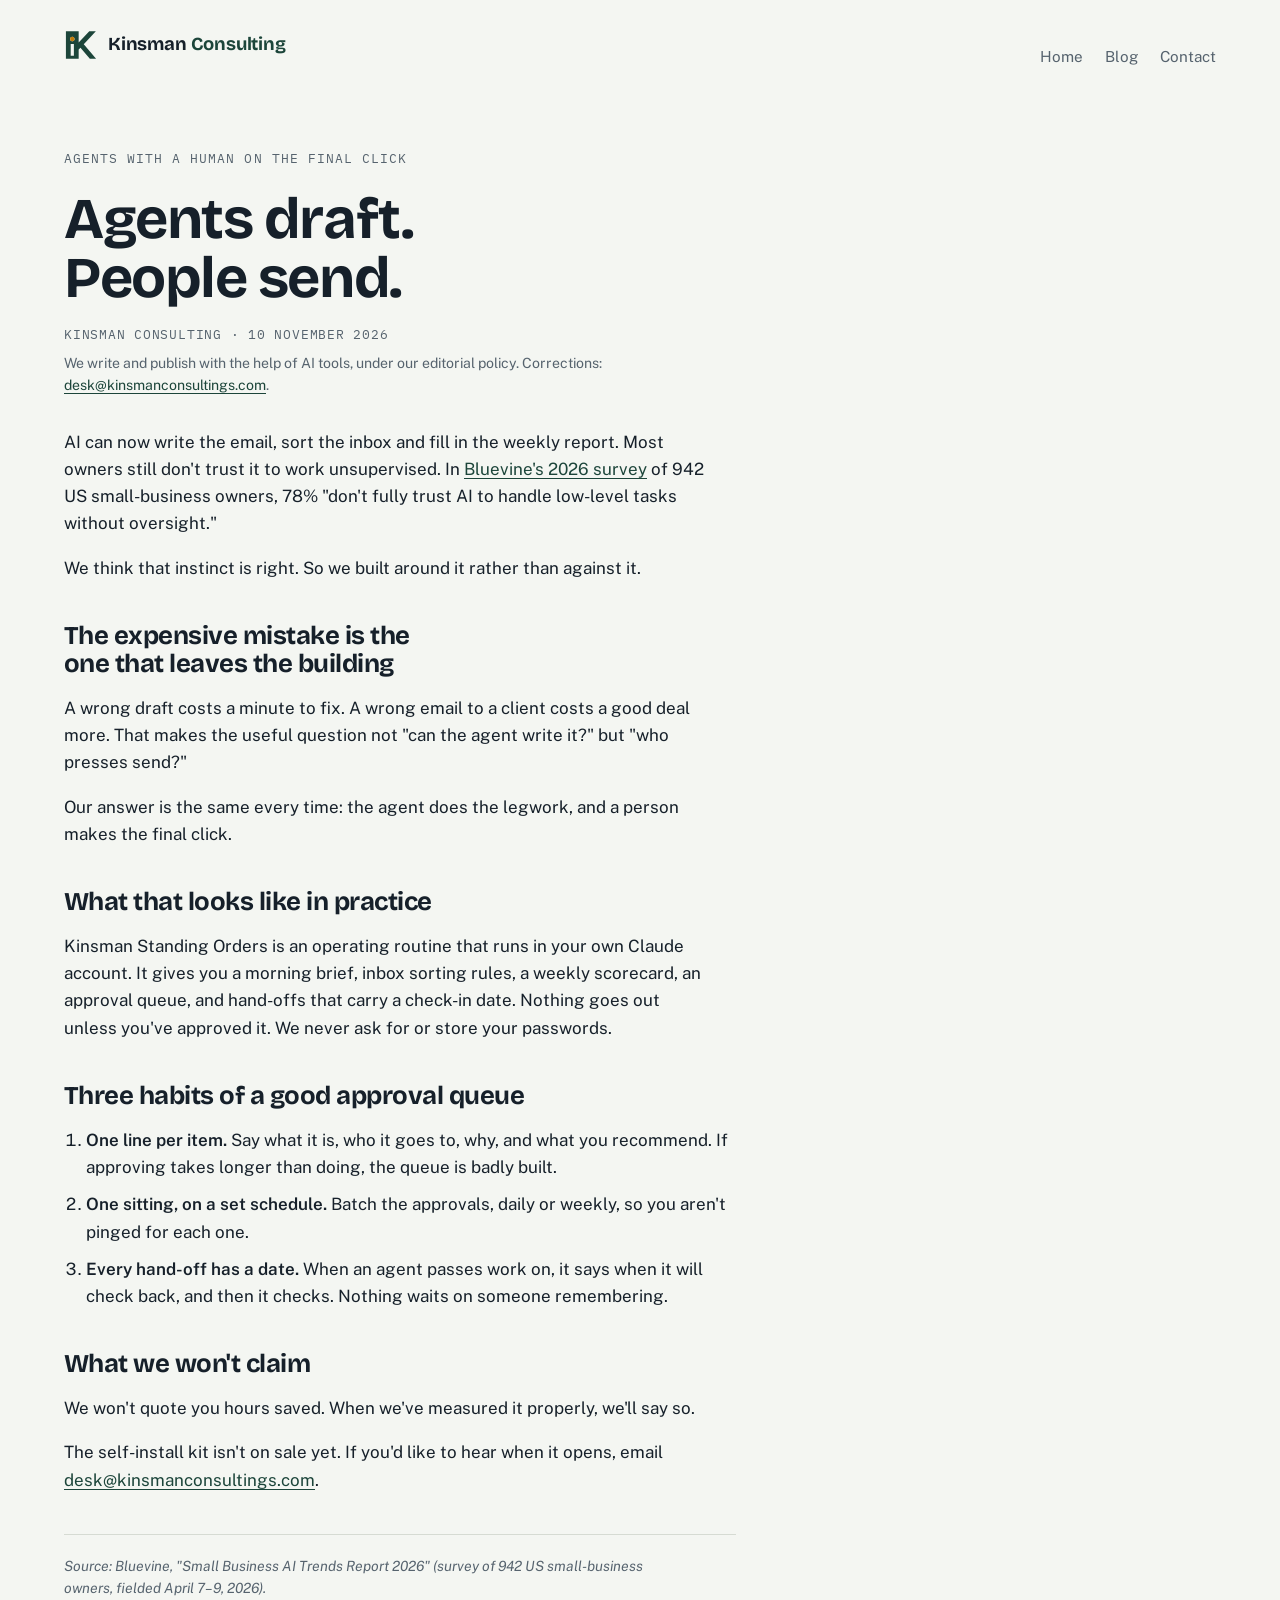
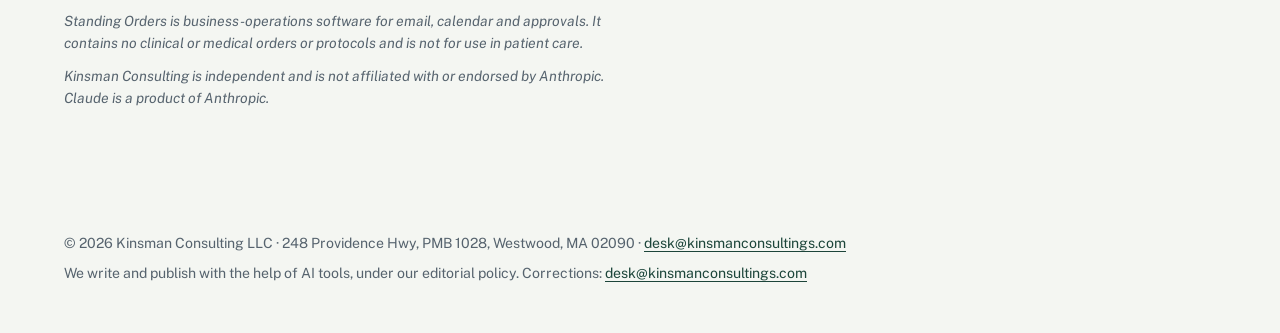
<file: blog/agents-draft-people-send/index.html>
<!doctype html>
<html lang="en">
<head>
<meta charset="utf-8">
<meta name="viewport" content="width=device-width, initial-scale=1, viewport-fit=cover">
<meta name="description" content="Most owners don't trust AI to work unsupervised. We think they're right. Three habits of a good approval queue.">
<link rel="icon" href="/brand/final/favicon.svg" type="image/svg+xml">
<title>Agents draft. People send. · Kinsman Consulting</title>
<link rel="stylesheet" href="/assets/fonts.css">
<style>
/* Layout: left-anchored editorial column; a before→after outcomes ledger is the centrepiece */
:root {
  --paper: #F4F6F2;
  --ink: #16202A;
  --muted: #56636E;
  --rule: #D6DBD3;
  --pine: #1C453A;
  --logo-pine: #1C453A;
  --logo-gold: #C27B0A;
  --amber: #A86A12;
  --panel: #E9EDE6;
  --display: "Bricolage Grotesque", "Avenir Next", "Segoe UI", sans-serif;
  --body: "Public Sans", "Helvetica Neue", Arial, sans-serif;
  --mono: "IBM Plex Mono", ui-monospace, "SFMono-Regular", Menlo, monospace;
}
@media (prefers-color-scheme: dark) {
  :root:not([data-theme="light"]) {
    --paper: #0F151B; --ink: #E6EAE4; --muted: #9AA6AF; --rule: #26313A;
    --pine: #86C2AE; --amber: #E3A94F; --panel: #151E26; --logo-pine: #368470; --logo-gold: #F3D49B; color-scheme: dark;
  }
}
:root[data-theme="dark"] {
  --paper: #0F151B; --ink: #E6EAE4; --muted: #9AA6AF; --rule: #26313A;
  --pine: #86C2AE; --amber: #E3A94F; --panel: #151E26; --logo-pine: #368470; --logo-gold: #F3D49B; color-scheme: dark;
}
* { box-sizing: border-box; }
body {
  background: var(--paper); color: var(--ink);
  font-family: var(--body); font-size: 1.0625rem; line-height: 1.6;
  margin: 0; padding-inline: clamp(16px, 5vw, 64px);
}
.wrap { max-width: 72rem; margin: 0 auto; }
a { color: var(--pine); text-underline-offset: 3px; }
a:focus-visible { outline: 2px solid var(--amber); outline-offset: 3px; border-radius: 2px; }

header.top {
  display: flex; flex-wrap: wrap; gap: 12px 32px; align-items: baseline; justify-content: space-between;
  padding-block: 28px 0;
}
.mark { display: flex; align-items: center; gap: 10px; font-family: var(--display); font-weight: 700; font-size: 1.15rem; letter-spacing: -0.01em; color: var(--ink); text-decoration: none; }
.mark svg { width: 34px; height: 34px; flex: none; }
.ki-b { fill: var(--logo-pine); }
.ki-d { fill: var(--logo-gold); }
.mark span span { color: var(--pine); }
nav { display: flex; flex-wrap: wrap; gap: 6px 22px; font-size: 0.95rem; }
nav a { color: var(--muted); text-decoration: none; }
nav a:hover { color: var(--ink); }

.hero { padding-block: clamp(56px, 10vw, 112px) clamp(40px, 6vw, 72px); border-bottom: 1px solid var(--rule); }
.eyebrow { font-family: var(--mono); font-size: 0.8rem; letter-spacing: 0.08em; text-transform: uppercase; color: var(--muted); margin: 0 0 20px; }
h1 {
  font-family: var(--display); font-weight: 700; letter-spacing: -0.025em;
  font-size: clamp(2.4rem, 6.4vw, 4.9rem); line-height: 1.02; margin: 0; max-width: 16ch; text-wrap: balance;
}
h1 em { font-style: normal; color: var(--pine); }
.lede { max-width: 60ch; font-size: clamp(1.08rem, 1.6vw, 1.25rem); color: var(--muted); margin: 28px 0 0; }
.lede strong { color: var(--ink); font-weight: 600; }

section { padding-block: clamp(48px, 7vw, 88px); border-bottom: 1px solid var(--rule); }
.sec-head { display: grid; grid-template-columns: minmax(0, 1fr); gap: 10px; margin-bottom: 36px; }
h2 { font-family: var(--display); font-weight: 700; font-size: clamp(1.6rem, 3vw, 2.3rem); letter-spacing: -0.02em; line-height: 1.1; margin: 0; text-wrap: balance; }
.sec-head p { margin: 0; color: var(--muted); max-width: 62ch; }

/* Outcomes ledger */
.ledger { width: 100%; border-collapse: collapse; font-variant-numeric: tabular-nums; }
.ledger-wrap { overflow-x: auto; }
.ledger th { font-family: var(--mono); font-weight: 500; font-size: 0.75rem; letter-spacing: 0.08em; text-transform: uppercase; color: var(--muted); text-align: left; padding: 0 16px 12px 0; border-bottom: 1px solid var(--ink); }
.ledger td { padding: 18px 16px 18px 0; border-bottom: 1px solid var(--rule); vertical-align: baseline; }
.ledger tr:hover td { background: var(--panel); }
.m-name { font-weight: 600; min-width: 11rem; }
.m-from { font-family: var(--mono); color: var(--muted); white-space: nowrap; }
.m-arrow { color: var(--muted); padding-right: 16px; }
.m-to { font-family: var(--display); font-weight: 700; font-size: 1.45rem; color: var(--amber); white-space: nowrap; letter-spacing: -0.01em; }
.m-ctx { color: var(--muted); font-size: 0.95rem; min-width: 14rem; }
.m-ctx b { color: var(--ink); font-weight: 600; }

/* Advisory practice */
.practice { display: grid; grid-template-columns: repeat(auto-fit, minmax(min(100%, 15.5rem), 1fr)); gap: 0; border-top: 1px solid var(--ink); }
.area { padding: 24px 24px 28px 0; border-bottom: 1px solid var(--rule); min-width: 0; }
.area h3 { font-family: var(--display); font-weight: 700; font-size: 1.2rem; margin: 0 0 10px; letter-spacing: -0.01em; }
.area p { margin: 0; color: var(--muted); font-size: 0.98rem; }
.area .tag { display: block; font-family: var(--mono); font-size: 0.72rem; letter-spacing: 0.08em; text-transform: uppercase; color: var(--pine); margin-bottom: 14px; }

/* Ventures */
.ventures { display: grid; grid-template-columns: repeat(auto-fit, minmax(min(100%, 26rem), 1fr)); gap: 20px; }
.venture { background: var(--panel); border-radius: 6px; padding: 28px; min-width: 0; display: flex; flex-direction: column; gap: 12px; }
.venture h3 { font-family: var(--display); font-weight: 700; font-size: 1.5rem; margin: 0; letter-spacing: -0.015em; }
.venture p { margin: 0; color: var(--muted); }
.status { align-self: flex-start; font-family: var(--mono); font-size: 0.72rem; letter-spacing: 0.06em; text-transform: uppercase; color: var(--pine); border: 1px solid var(--pine); border-radius: 999px; padding: 3px 10px; }
.fine { font-size: 0.85rem; color: var(--muted); }

/* About */
.about { display: grid; grid-template-columns: repeat(auto-fit, minmax(min(100%, 20rem), 1fr)); gap: 40px; }
.about p { margin: 0 0 16px; max-width: 62ch; }
.creds { list-style: none; margin: 0; padding: 0; border-top: 1px solid var(--ink); }
.creds li { display: flex; flex-wrap: wrap; justify-content: space-between; gap: 4px 16px; padding: 12px 0; border-bottom: 1px solid var(--rule); }
.creds .k { font-weight: 600; }
.creds .v { color: var(--muted); font-family: var(--mono); font-size: 0.85rem; }

/* Contact */
.contact { display: grid; grid-template-columns: repeat(auto-fit, minmax(min(100%, 20rem), 1fr)); gap: 32px; align-items: start; }
.contact .big { font-family: var(--display); font-weight: 700; font-size: clamp(1.4rem, 3.4vw, 2.1rem); letter-spacing: -0.015em; margin: 0; overflow-wrap: anywhere; }
.copyrow { display: flex; flex-wrap: wrap; gap: 12px; align-items: center; margin-top: 14px; }
button.copy { font: 500 0.85rem var(--mono); color: var(--paper); background: var(--ink); border: 0; border-radius: 4px; padding: 8px 14px; cursor: pointer; }
button.copy:focus-visible { outline: 2px solid var(--amber); outline-offset: 2px; }
.copied { font-family: var(--mono); font-size: 0.85rem; color: var(--pine); }

footer { padding-block: 32px 48px; display: flex; flex-wrap: wrap; gap: 8px 24px; justify-content: space-between; color: var(--muted); font-size: 0.88rem; }

@media (max-width: 640px) {
  .ledger thead { display: none; }
  .ledger, .ledger tbody, .ledger tr, .ledger td { display: block; width: 100%; }
  .ledger tr { padding: 16px 0; border-bottom: 1px solid var(--rule); }
  .ledger td { border: 0; padding: 2px 0; }
  .m-arrow { display: none; }
  .m-from::after { content: " →"; }
  .m-name, .m-ctx { min-width: 0; }
}
@media (prefers-reduced-motion: no-preference) {
  .ledger td { transition: background-color .15s ease; }
}

/* Blog */
.post-wrap { max-width: 42rem; padding-block: clamp(40px, 7vw, 80px); }
.post-wrap h1 { font-size: clamp(2.1rem, 5.4vw, 3.6rem); max-width: 18ch; }
.byline { font-family: var(--mono); font-size: 0.8rem; letter-spacing: 0.06em; text-transform: uppercase; color: var(--muted); margin: 18px 0 6px; }
.ai-note { font-size: 0.88rem; color: var(--muted); margin: 0 0 32px; }
.post-wrap h2 { font-size: clamp(1.3rem, 2.4vw, 1.6rem); margin: 40px 0 12px; }
.post-wrap p, .post-wrap li { max-width: 65ch; }
.post-wrap ol { padding-left: 1.3em; }
.post-wrap li { margin-bottom: 10px; }
.post-notes { margin-top: 40px; padding-top: 20px; border-top: 1px solid var(--rule); font-size: 0.88rem; color: var(--muted); }
.post-notes p { margin: 0 0 10px; }
.post-list { list-style: none; padding: 0; margin: 0; border-top: 1px solid var(--ink); }
.post-list li { padding: 20px 0; border-bottom: 1px solid var(--rule); }
.post-list a { font-family: var(--display); font-weight: 700; font-size: 1.35rem; text-decoration: none; letter-spacing: -0.01em; }
.post-list .meta { display: block; font-family: var(--mono); font-size: 0.8rem; color: var(--muted); margin-top: 4px; }
.post-list p { margin: 8px 0 0; color: var(--muted); }
</style>
</head>
<body>
<div class="wrap">
  <header class="top">
    <a class="mark" href="/" aria-label="Kinsman Consulting, home"><svg viewBox="0 0 64 64" aria-hidden="true"><path class="ki-b" fill-rule="evenodd" d="M60.39 58.00 L37.21 30.37 L59.93 6.00 L47.62 6.00 L27.61 27.47 L27.61 6.00 L3.61 6.00 L3.61 58.00 L27.61 58.00 L27.61 40.66 L31.02 37.00 L48.65 58.00ZM12.61 52.00 L12.61 30.00 L18.61 30.00 L18.61 52.00ZM19.80 21.01 L19.79 21.21 L19.76 21.42 L19.72 21.62 L19.68 21.82 L19.62 22.02 L19.56 22.21 L19.49 22.41 L19.40 22.60 L19.31 22.78 L19.21 22.96 L19.10 23.13 L18.98 23.30 L18.85 23.46 L18.72 23.62 L18.58 23.77 L18.43 23.91 L18.27 24.05 L18.11 24.17 L17.94 24.29 L17.76 24.40 L17.59 24.50 L17.40 24.60 L17.21 24.68 L17.02 24.75 L16.82 24.82 L16.63 24.87 L16.43 24.92 L16.22 24.95 L16.02 24.98 L15.81 24.99 L15.61 25.00 L15.40 24.99 L15.19 24.98 L14.99 24.95 L14.79 24.92 L14.59 24.87 L14.39 24.82 L14.19 24.75 L14.00 24.68 L13.81 24.60 L13.63 24.50 L13.45 24.40 L13.27 24.29 L13.10 24.17 L12.94 24.05 L12.79 23.91 L12.64 23.77 L12.49 23.62 L12.36 23.46 L12.23 23.30 L12.11 23.13 L12.00 22.96 L11.90 22.78 L11.81 22.60 L11.73 22.41 L11.65 22.21 L11.59 22.02 L11.53 21.82 L11.49 21.62 L11.45 21.42 L11.43 21.21 L11.41 21.01 L11.41 20.80 L11.41 20.59 L11.43 20.39 L11.45 20.18 L11.49 19.98 L11.53 19.78 L11.59 19.58 L11.65 19.39 L11.73 19.19 L11.81 19.00 L11.90 18.82 L12.00 18.64 L12.11 18.47 L12.23 18.30 L12.36 18.14 L12.49 17.98 L12.64 17.83 L12.79 17.69 L12.94 17.55 L13.10 17.43 L13.27 17.31 L13.45 17.20 L13.63 17.10 L13.81 17.00 L14.00 16.92 L14.19 16.85 L14.39 16.78 L14.59 16.73 L14.79 16.68 L14.99 16.65 L15.19 16.62 L15.40 16.61 L15.61 16.60 L15.81 16.61 L16.02 16.62 L16.22 16.65 L16.43 16.68 L16.63 16.73 L16.82 16.78 L17.02 16.85 L17.21 16.92 L17.40 17.00 L17.59 17.10 L17.76 17.20 L17.94 17.31 L18.11 17.43 L18.27 17.55 L18.43 17.69 L18.58 17.83 L18.72 17.98 L18.85 18.14 L18.98 18.30 L19.10 18.47 L19.21 18.64 L19.31 18.82 L19.40 19.00 L19.49 19.19 L19.56 19.39 L19.62 19.58 L19.68 19.78 L19.72 19.98 L19.76 20.18 L19.79 20.39 L19.80 20.59 L19.81 20.80Z"/><circle class="ki-d" cx="15.61" cy="20.80" r="4.20"/></svg><span>Kinsman <span>Consulting</span></span></a>
    <nav aria-label="Site">
      <a href="/">Home</a>
      <a href="/blog/">Blog</a>
      <a href="/#contact">Contact</a>
    </nav>
  </header>
  <main class="post-wrap">
    <article>
      <p class="eyebrow">Agents with a human on the final click</p>
      <h1>Agents draft. People send.</h1>
      <p class="byline">Kinsman Consulting · 10 November 2026</p>
      <p class="ai-note">We write and publish with the help of AI tools, under our editorial policy. Corrections: <a href="mailto:desk@kinsmanconsultings.com">desk@kinsmanconsultings.com</a>.</p>

      <p>AI can now write the email, sort the inbox and fill in the weekly report. Most owners still don't trust it to work unsupervised. In <a href="https://www.bluevine.com/blog/small-business-ai-trends-report-2026">Bluevine's 2026 survey</a> of 942 US small-business owners, 78% "don't fully trust AI to handle low-level tasks without oversight."</p>
      <p>We think that instinct is right. So we built around it rather than against it.</p>

      <h2>The expensive mistake is the one that leaves the building</h2>
      <p>A wrong draft costs a minute to fix. A wrong email to a client costs a good deal more. That makes the useful question not "can the agent write it?" but "who presses send?"</p>
      <p>Our answer is the same every time: the agent does the legwork, and a person makes the final click.</p>

      <h2>What that looks like in practice</h2>
      <p>Kinsman Standing Orders is an operating routine that runs in your own Claude account. It gives you a morning brief, inbox sorting rules, a weekly scorecard, an approval queue, and hand-offs that carry a check-in date. Nothing goes out unless you've approved it. We never ask for or store your passwords.</p>

      <h2>Three habits of a good approval queue</h2>
      <ol>
        <li><strong>One line per item.</strong> Say what it is, who it goes to, why, and what you recommend. If approving takes longer than doing, the queue is badly built.</li>
        <li><strong>One sitting, on a set schedule.</strong> Batch the approvals, daily or weekly, so you aren't pinged for each one.</li>
        <li><strong>Every hand-off has a date.</strong> When an agent passes work on, it says when it will check back, and then it checks. Nothing waits on someone remembering.</li>
      </ol>

      <h2>What we won't claim</h2>
      <p>We won't quote you hours saved. When we've measured it properly, we'll say so.</p>
      <p>The self-install kit isn't on sale yet. If you'd like to hear when it opens, email <a href="mailto:desk@kinsmanconsultings.com">desk@kinsmanconsultings.com</a>.</p>

      <div class="post-notes">
        <p><em>Source: Bluevine, "Small Business AI Trends Report 2026" (survey of 942 US small-business owners, fielded April 7–9, 2026).</em></p>
        <p><em>Standing Orders is business-operations software for email, calendar and approvals. It contains no clinical or medical orders or protocols and is not for use in patient care.</em></p>
        <p><em>Kinsman Consulting is independent and is not affiliated with or endorsed by Anthropic. Claude is a product of Anthropic.</em></p>
      </div>
    </article>
  </main>
  <footer>
    <span>© 2026 Kinsman Consulting LLC · 248 Providence Hwy, PMB 1028, Westwood, MA 02090 · <a href="mailto:desk@kinsmanconsultings.com">desk@kinsmanconsultings.com</a></span>
    <span>We write and publish with the help of AI tools, under our editorial policy. Corrections: <a href="mailto:desk@kinsmanconsultings.com">desk@kinsmanconsultings.com</a></span>
  </footer>
</div>
</body>
</html>
</file>
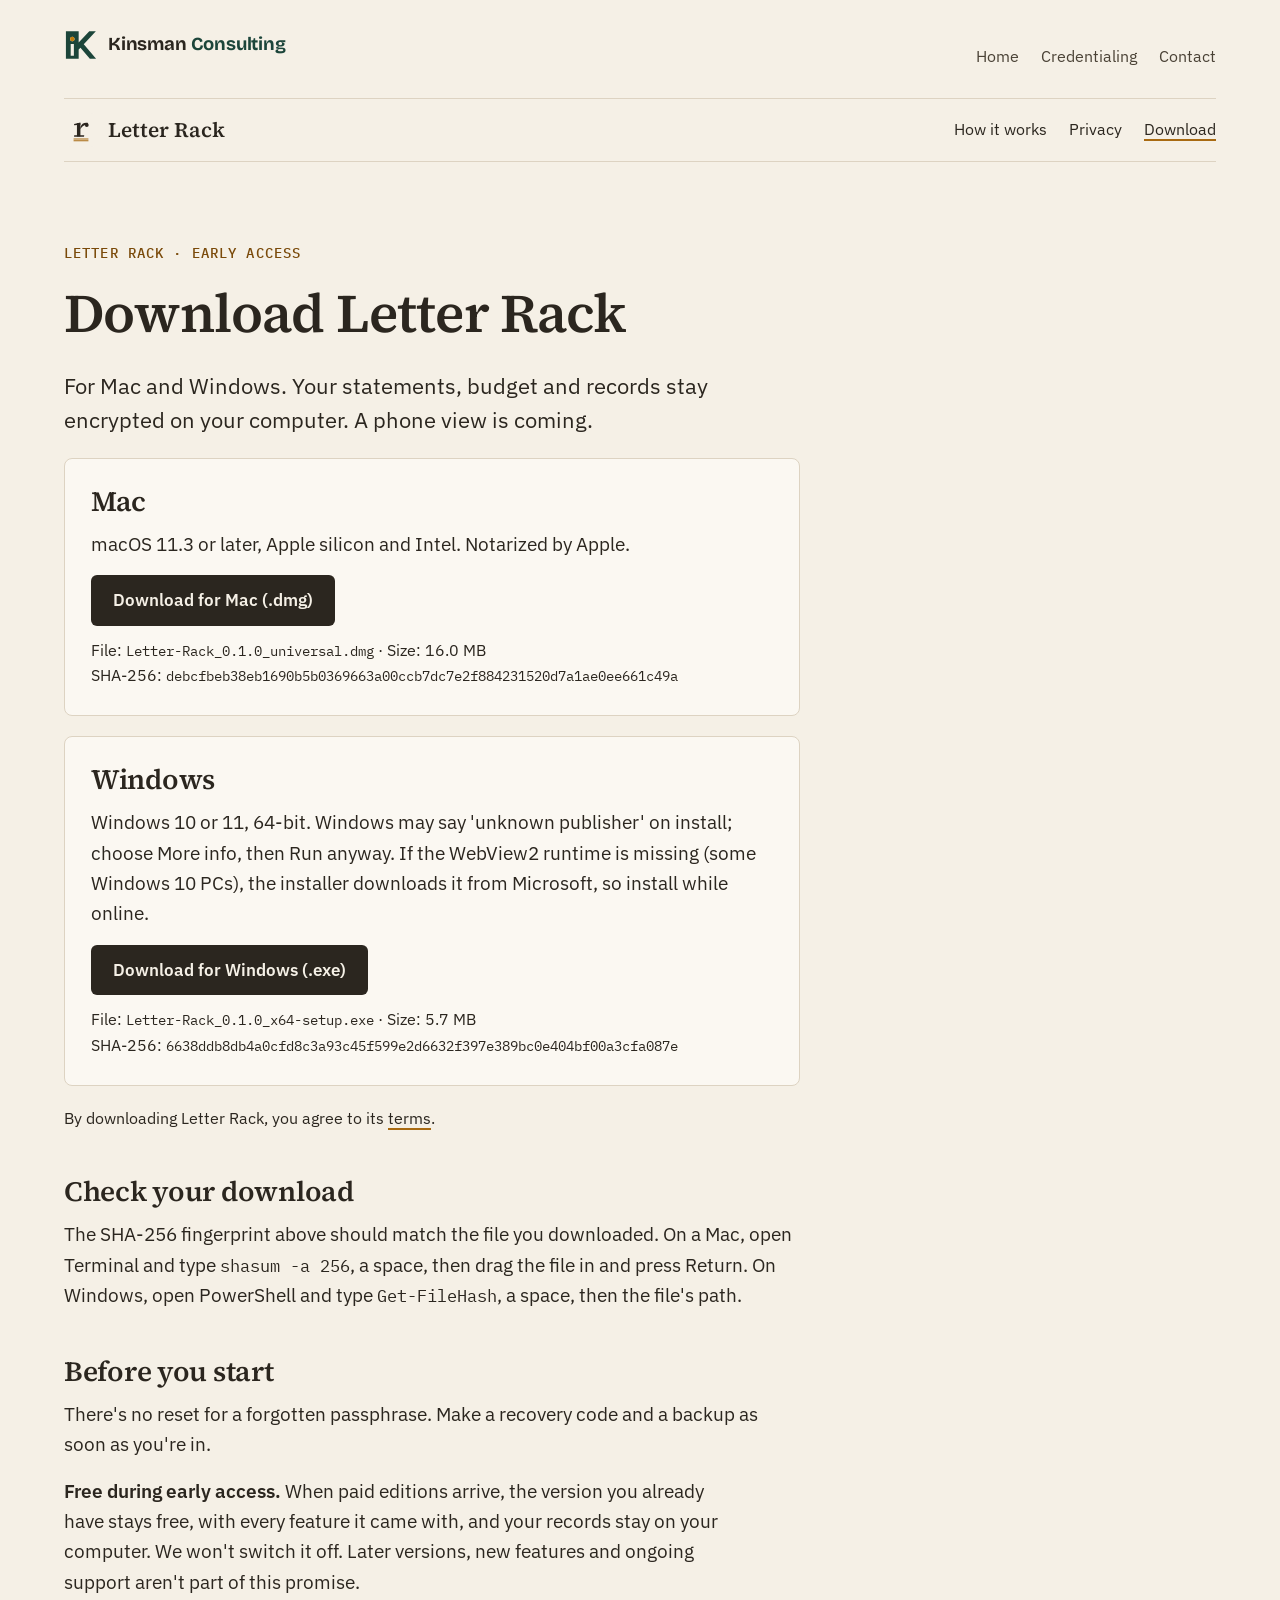
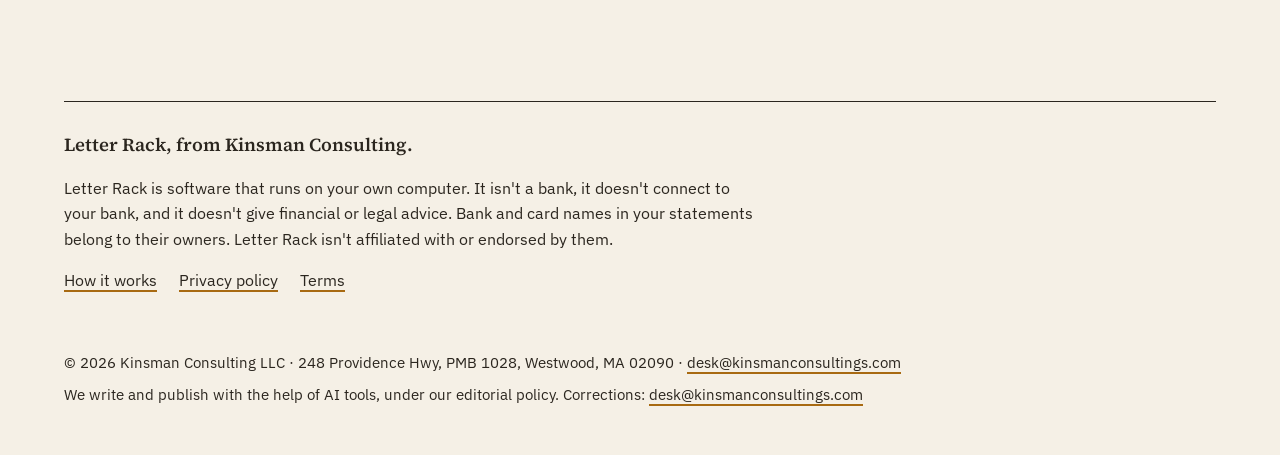
<file: letterrack/download/index.html>
<!doctype html>
<html lang="en">
<head>
<meta charset="utf-8">
<meta name="viewport" content="width=device-width, initial-scale=1, viewport-fit=cover">
<meta name="description" content="Download Letter Rack for Mac and Windows, with a SHA-256 checksum for each file.">
<link rel="icon" href="/letterrack/img/letterrack-icon.svg" type="image/svg+xml">
<title>Download Letter Rack · Kinsman Consulting</title>
<link rel="stylesheet" href="/assets/fonts.css">
<link rel="stylesheet" href="/letterrack/letterrack.css">
</head>
<body>
<div class="wrap">
  <header class="top">
    <a class="mark" href="/" aria-label="Kinsman Consulting, home"><svg viewBox="0 0 64 64" aria-hidden="true"><path class="ki-b" fill-rule="evenodd" d="M60.39 58.00 L37.21 30.37 L59.93 6.00 L47.62 6.00 L27.61 27.47 L27.61 6.00 L3.61 6.00 L3.61 58.00 L27.61 58.00 L27.61 40.66 L31.02 37.00 L48.65 58.00ZM12.61 52.00 L12.61 30.00 L18.61 30.00 L18.61 52.00ZM19.80 21.01 L19.79 21.21 L19.76 21.42 L19.72 21.62 L19.68 21.82 L19.62 22.02 L19.56 22.21 L19.49 22.41 L19.40 22.60 L19.31 22.78 L19.21 22.96 L19.10 23.13 L18.98 23.30 L18.85 23.46 L18.72 23.62 L18.58 23.77 L18.43 23.91 L18.27 24.05 L18.11 24.17 L17.94 24.29 L17.76 24.40 L17.59 24.50 L17.40 24.60 L17.21 24.68 L17.02 24.75 L16.82 24.82 L16.63 24.87 L16.43 24.92 L16.22 24.95 L16.02 24.98 L15.81 24.99 L15.61 25.00 L15.40 24.99 L15.19 24.98 L14.99 24.95 L14.79 24.92 L14.59 24.87 L14.39 24.82 L14.19 24.75 L14.00 24.68 L13.81 24.60 L13.63 24.50 L13.45 24.40 L13.27 24.29 L13.10 24.17 L12.94 24.05 L12.79 23.91 L12.64 23.77 L12.49 23.62 L12.36 23.46 L12.23 23.30 L12.11 23.13 L12.00 22.96 L11.90 22.78 L11.81 22.60 L11.73 22.41 L11.65 22.21 L11.59 22.02 L11.53 21.82 L11.49 21.62 L11.45 21.42 L11.43 21.21 L11.41 21.01 L11.41 20.80 L11.41 20.59 L11.43 20.39 L11.45 20.18 L11.49 19.98 L11.53 19.78 L11.59 19.58 L11.65 19.39 L11.73 19.19 L11.81 19.00 L11.90 18.82 L12.00 18.64 L12.11 18.47 L12.23 18.30 L12.36 18.14 L12.49 17.98 L12.64 17.83 L12.79 17.69 L12.94 17.55 L13.10 17.43 L13.27 17.31 L13.45 17.20 L13.63 17.10 L13.81 17.00 L14.00 16.92 L14.19 16.85 L14.39 16.78 L14.59 16.73 L14.79 16.68 L14.99 16.65 L15.19 16.62 L15.40 16.61 L15.61 16.60 L15.81 16.61 L16.02 16.62 L16.22 16.65 L16.43 16.68 L16.63 16.73 L16.82 16.78 L17.02 16.85 L17.21 16.92 L17.40 17.00 L17.59 17.10 L17.76 17.20 L17.94 17.31 L18.11 17.43 L18.27 17.55 L18.43 17.69 L18.58 17.83 L18.72 17.98 L18.85 18.14 L18.98 18.30 L19.10 18.47 L19.21 18.64 L19.31 18.82 L19.40 19.00 L19.49 19.19 L19.56 19.39 L19.62 19.58 L19.68 19.78 L19.72 19.98 L19.76 20.18 L19.79 20.39 L19.80 20.59 L19.81 20.80Z"/><circle class="ki-d" cx="15.61" cy="20.80" r="4.20"/></svg><span>Kinsman <span>Consulting</span></span></a>
    <nav aria-label="Site">
      <a href="/">Home</a>
      <a href="/credentialing/">Credentialing</a>
      <a href="/#contact">Contact</a>
    </nav>
  </header>
  <div class="lr-bar">
    <a class="lr-name" href="/letterrack/"><picture><source srcset="/letterrack/img/letterrack-icon-dark.svg" media="(prefers-color-scheme: dark)"><img src="/letterrack/img/letterrack-icon.svg" alt="" width="34" height="34"></picture>Letter Rack</a>
    <nav aria-label="Letter Rack">
      <a href="/letterrack/how-it-works/">How it works</a>
      <a href="/letterrack/#privacy">Privacy</a>
      <a href="/letterrack/download/" aria-current="page">Download</a>
    </nav>
  </div>
  <main class="doc">
    <p class="eyebrow">Letter Rack · Early access</p>
    <h1>Download Letter Rack</h1>
    <p class="lede">For Mac and Windows. Your statements, budget and records stay encrypted on your computer. A phone view is coming.</p>

    <div class="card" style="margin-top:20px">
      <h2 style="margin-top:0">Mac</h2>
      <p>macOS 11.3 or later, Apple silicon and Intel. Notarized by Apple.</p>
      <a class="btn" href="/letterrack/download/Letter-Rack_0.1.0_universal.dmg" download>Download for Mac (.dmg)</a>
      <p class="meta">File: <code>Letter-Rack_0.1.0_universal.dmg</code> · Size: 16.0 MB<br>SHA-256: <code>debcfbeb38eb1690b5b0369663a00ccb7dc7e2f884231520d7a1ae0ee661c49a</code></p>
    </div>

    <div class="card" style="margin-top:20px">
      <h2 style="margin-top:0">Windows</h2>
      <p>Windows 10 or 11, 64-bit. Windows may say 'unknown publisher' on install; choose More info, then Run anyway. If the WebView2 runtime is missing (some Windows 10 PCs), the installer downloads it from Microsoft, so install while online.</p>
      <a class="btn" href="/letterrack/download/Letter-Rack_0.1.0_x64-setup.exe" download>Download for Windows (.exe)</a>
      <p class="meta">File: <code>Letter-Rack_0.1.0_x64-setup.exe</code> · Size: 5.7 MB<br>SHA-256: <code>6638ddb8db4a0cfd8c3a93c45f599e2d6632f397e389bc0e404bf00a3cfa087e</code></p>
    </div>

    <p class="assent" style="margin-top:20px">By downloading Letter Rack, you agree to its <a href="/letterrack/terms/">terms</a>.</p>

    <h2>Check your download</h2>
    <p>The SHA-256 fingerprint above should match the file you downloaded. On a Mac, open Terminal and type <code>shasum -a 256</code>, a space, then drag the file in and press Return. On Windows, open PowerShell and type <code>Get-FileHash</code>, a space, then the file's path.</p>

    <h2>Before you start</h2>
    <p>There's no reset for a forgotten passphrase. Make a recovery code and a backup as soon as you're in.</p>
    <p class="ea"><strong>Free during early access.</strong> When paid editions arrive, the version you already have stays free, with every feature it came with, and your records stay on your computer. We won't switch it off. Later versions, new features and ongoing support aren't part of this promise.</p>
  </main>
  <div class="lr-foot">
    <p><strong>Letter Rack, from Kinsman Consulting.</strong></p>
    <p>Letter Rack is software that runs on your own computer. It isn't a bank, it doesn't connect to your bank, and it doesn't give financial or legal advice. Bank and card names in your statements belong to their owners. Letter Rack isn't affiliated with or endorsed by them.</p>
    <p class="links"><a href="/letterrack/how-it-works/">How it works</a> <a href="/letterrack/privacy/">Privacy policy</a> <a href="/letterrack/terms/">Terms</a></p>
  </div>
  <footer class="site">
    <span>© 2026 Kinsman Consulting LLC · 248 Providence Hwy, PMB 1028, Westwood, MA 02090 · <a href="mailto:desk@kinsmanconsultings.com">desk@kinsmanconsultings.com</a></span>
    <span>We write and publish with the help of AI tools, under our editorial policy. Corrections: <a href="mailto:desk@kinsmanconsultings.com">desk@kinsmanconsultings.com</a></span>
  </footer>
</div>
</body>
</html>
</file>
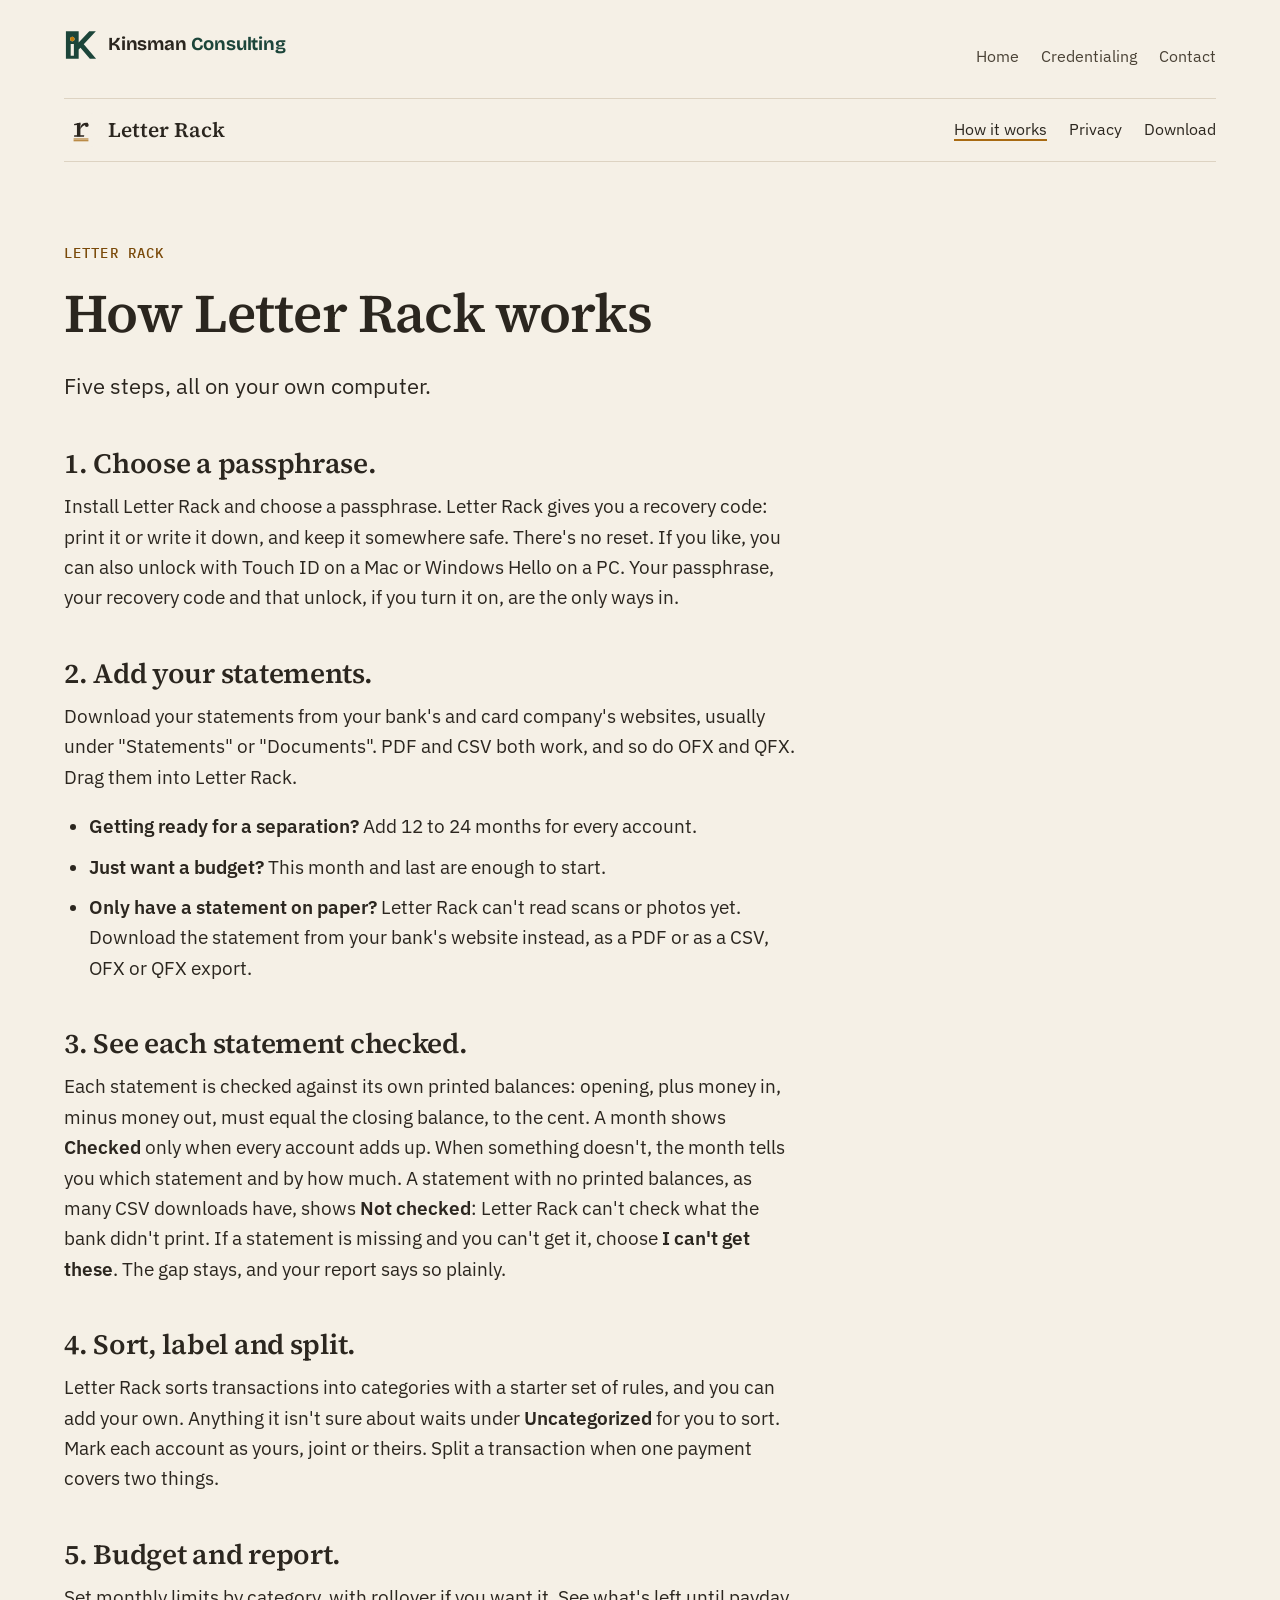
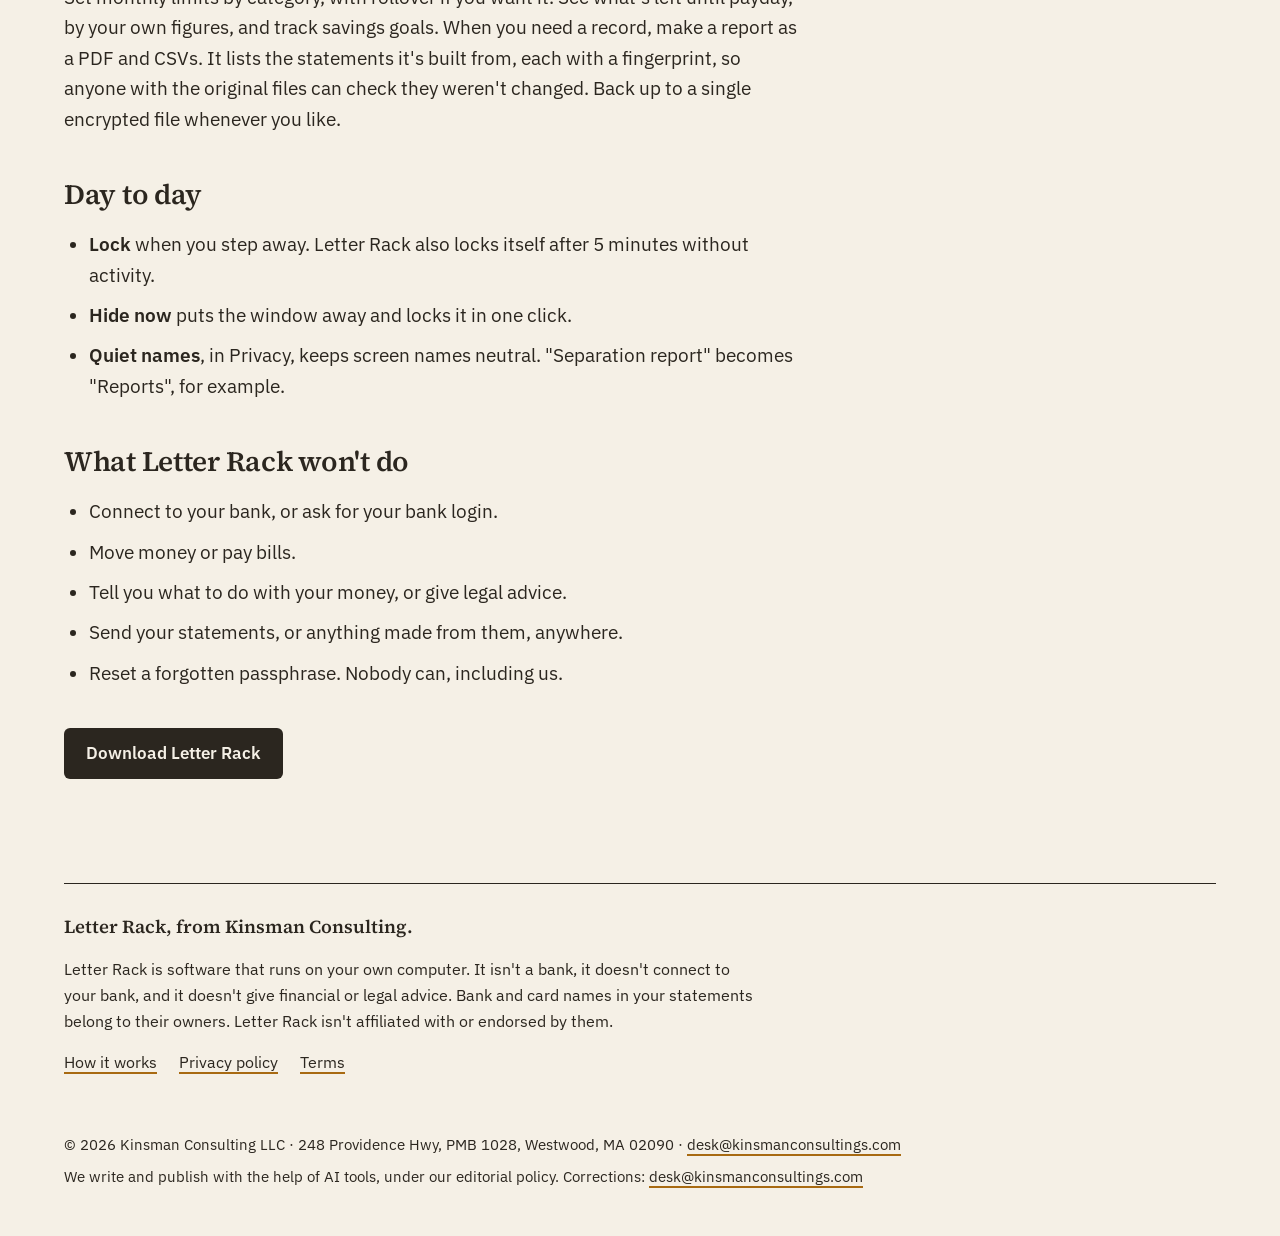
<file: letterrack/how-it-works/index.html>
<!doctype html>
<html lang="en">
<head>
<meta charset="utf-8">
<meta name="viewport" content="width=device-width, initial-scale=1, viewport-fit=cover">
<meta name="description" content="Five steps, all on your own computer: choose a passphrase, add your statements, see each one checked, sort and split, then budget and report.">
<link rel="icon" href="/letterrack/img/letterrack-icon.svg" type="image/svg+xml">
<title>How Letter Rack works · Kinsman Consulting</title>
<link rel="stylesheet" href="/assets/fonts.css">
<link rel="stylesheet" href="/letterrack/letterrack.css">
</head>
<body>
<div class="wrap">
  <header class="top">
    <a class="mark" href="/" aria-label="Kinsman Consulting, home"><svg viewBox="0 0 64 64" aria-hidden="true"><path class="ki-b" fill-rule="evenodd" d="M60.39 58.00 L37.21 30.37 L59.93 6.00 L47.62 6.00 L27.61 27.47 L27.61 6.00 L3.61 6.00 L3.61 58.00 L27.61 58.00 L27.61 40.66 L31.02 37.00 L48.65 58.00ZM12.61 52.00 L12.61 30.00 L18.61 30.00 L18.61 52.00ZM19.80 21.01 L19.79 21.21 L19.76 21.42 L19.72 21.62 L19.68 21.82 L19.62 22.02 L19.56 22.21 L19.49 22.41 L19.40 22.60 L19.31 22.78 L19.21 22.96 L19.10 23.13 L18.98 23.30 L18.85 23.46 L18.72 23.62 L18.58 23.77 L18.43 23.91 L18.27 24.05 L18.11 24.17 L17.94 24.29 L17.76 24.40 L17.59 24.50 L17.40 24.60 L17.21 24.68 L17.02 24.75 L16.82 24.82 L16.63 24.87 L16.43 24.92 L16.22 24.95 L16.02 24.98 L15.81 24.99 L15.61 25.00 L15.40 24.99 L15.19 24.98 L14.99 24.95 L14.79 24.92 L14.59 24.87 L14.39 24.82 L14.19 24.75 L14.00 24.68 L13.81 24.60 L13.63 24.50 L13.45 24.40 L13.27 24.29 L13.10 24.17 L12.94 24.05 L12.79 23.91 L12.64 23.77 L12.49 23.62 L12.36 23.46 L12.23 23.30 L12.11 23.13 L12.00 22.96 L11.90 22.78 L11.81 22.60 L11.73 22.41 L11.65 22.21 L11.59 22.02 L11.53 21.82 L11.49 21.62 L11.45 21.42 L11.43 21.21 L11.41 21.01 L11.41 20.80 L11.41 20.59 L11.43 20.39 L11.45 20.18 L11.49 19.98 L11.53 19.78 L11.59 19.58 L11.65 19.39 L11.73 19.19 L11.81 19.00 L11.90 18.82 L12.00 18.64 L12.11 18.47 L12.23 18.30 L12.36 18.14 L12.49 17.98 L12.64 17.83 L12.79 17.69 L12.94 17.55 L13.10 17.43 L13.27 17.31 L13.45 17.20 L13.63 17.10 L13.81 17.00 L14.00 16.92 L14.19 16.85 L14.39 16.78 L14.59 16.73 L14.79 16.68 L14.99 16.65 L15.19 16.62 L15.40 16.61 L15.61 16.60 L15.81 16.61 L16.02 16.62 L16.22 16.65 L16.43 16.68 L16.63 16.73 L16.82 16.78 L17.02 16.85 L17.21 16.92 L17.40 17.00 L17.59 17.10 L17.76 17.20 L17.94 17.31 L18.11 17.43 L18.27 17.55 L18.43 17.69 L18.58 17.83 L18.72 17.98 L18.85 18.14 L18.98 18.30 L19.10 18.47 L19.21 18.64 L19.31 18.82 L19.40 19.00 L19.49 19.19 L19.56 19.39 L19.62 19.58 L19.68 19.78 L19.72 19.98 L19.76 20.18 L19.79 20.39 L19.80 20.59 L19.81 20.80Z"/><circle class="ki-d" cx="15.61" cy="20.80" r="4.20"/></svg><span>Kinsman <span>Consulting</span></span></a>
    <nav aria-label="Site">
      <a href="/">Home</a>
      <a href="/credentialing/">Credentialing</a>
      <a href="/#contact">Contact</a>
    </nav>
  </header>
  <div class="lr-bar">
    <a class="lr-name" href="/letterrack/"><picture><source srcset="/letterrack/img/letterrack-icon-dark.svg" media="(prefers-color-scheme: dark)"><img src="/letterrack/img/letterrack-icon.svg" alt="" width="34" height="34"></picture>Letter Rack</a>
    <nav aria-label="Letter Rack">
      <a href="/letterrack/how-it-works/" aria-current="page">How it works</a>
      <a href="/letterrack/#privacy">Privacy</a>
      <a href="/letterrack/download/">Download</a>
    </nav>
  </div>
  <main class="doc">
    <p class="eyebrow">Letter Rack</p>
    <h1>How Letter Rack works</h1>
    <p class="lede">Five steps, all on your own computer.</p>

    <h2>1. Choose a passphrase.</h2>
    <p>Install Letter Rack and choose a passphrase. Letter Rack gives you a recovery code: print it or write it down, and keep it somewhere safe. There's no reset. If you like, you can also unlock with Touch ID on a Mac or Windows Hello on a PC. Your passphrase, your recovery code and that unlock, if you turn it on, are the only ways in.</p>

    <h2>2. Add your statements.</h2>
    <p>Download your statements from your bank's and card company's websites, usually under "Statements" or "Documents". PDF and CSV both work, and so do OFX and QFX. Drag them into Letter Rack.</p>
    <ul>
      <li><strong>Getting ready for a separation?</strong> Add 12 to 24 months for every account.</li>
      <li><strong>Just want a budget?</strong> This month and last are enough to start.</li>
      <li><strong>Only have a statement on paper?</strong> Letter Rack can't read scans or photos yet. Download the statement from your bank's website instead, as a PDF or as a CSV, OFX or QFX export.</li>
    </ul>

    <h2>3. See each statement checked.</h2>
    <p>Each statement is checked against its own printed balances: opening, plus money in, minus money out, must equal the closing balance, to the cent. A month shows <strong>Checked</strong> only when every account adds up. When something doesn't, the month tells you which statement and by how much. A statement with no printed balances, as many CSV downloads have, shows <strong>Not checked</strong>: Letter Rack can't check what the bank didn't print. If a statement is missing and you can't get it, choose <strong>I can't get these</strong>. The gap stays, and your report says so plainly.</p>

    <h2>4. Sort, label and split.</h2>
    <p>Letter Rack sorts transactions into categories with a starter set of rules, and you can add your own. Anything it isn't sure about waits under <strong>Uncategorized</strong> for you to sort. Mark each account as yours, joint or theirs. Split a transaction when one payment covers two things.</p>

    <h2>5. Budget and report.</h2>
    <p>Set monthly limits by category, with rollover if you want it. See what's left until payday, by your own figures, and track savings goals. When you need a record, make a report as a PDF and CSVs. It lists the statements it's built from, each with a fingerprint, so anyone with the original files can check they weren't changed. Back up to a single encrypted file whenever you like.</p>

    <h2>Day to day</h2>
    <ul>
      <li><strong>Lock</strong> when you step away. Letter Rack also locks itself after 5 minutes without activity.</li>
      <li><strong>Hide now</strong> puts the window away and locks it in one click.</li>
      <li><strong>Quiet names</strong>, in Privacy, keeps screen names neutral. "Separation report" becomes "Reports", for example.</li>
    </ul>

    <h2>What Letter Rack won't do</h2>
    <ul>
      <li>Connect to your bank, or ask for your bank login.</li>
      <li>Move money or pay bills.</li>
      <li>Tell you what to do with your money, or give legal advice.</li>
      <li>Send your statements, or anything made from them, anywhere.</li>
      <li>Reset a forgotten passphrase. Nobody can, including us.</li>
    </ul>

    <p style="margin-top:40px"><a class="btn" href="/letterrack/#download">Download Letter Rack</a></p>
  </main>
  <div class="lr-foot">
    <p><strong>Letter Rack, from Kinsman Consulting.</strong></p>
    <p>Letter Rack is software that runs on your own computer. It isn't a bank, it doesn't connect to your bank, and it doesn't give financial or legal advice. Bank and card names in your statements belong to their owners. Letter Rack isn't affiliated with or endorsed by them.</p>
    <p class="links"><a href="/letterrack/how-it-works/">How it works</a> <a href="/letterrack/privacy/">Privacy policy</a> <a href="/letterrack/terms/">Terms</a></p>
  </div>
  <footer class="site">
    <span>© 2026 Kinsman Consulting LLC · 248 Providence Hwy, PMB 1028, Westwood, MA 02090 · <a href="mailto:desk@kinsmanconsultings.com">desk@kinsmanconsultings.com</a></span>
    <span>We write and publish with the help of AI tools, under our editorial policy. Corrections: <a href="mailto:desk@kinsmanconsultings.com">desk@kinsmanconsultings.com</a></span>
  </footer>
</div>
</body>
</html>
</file>
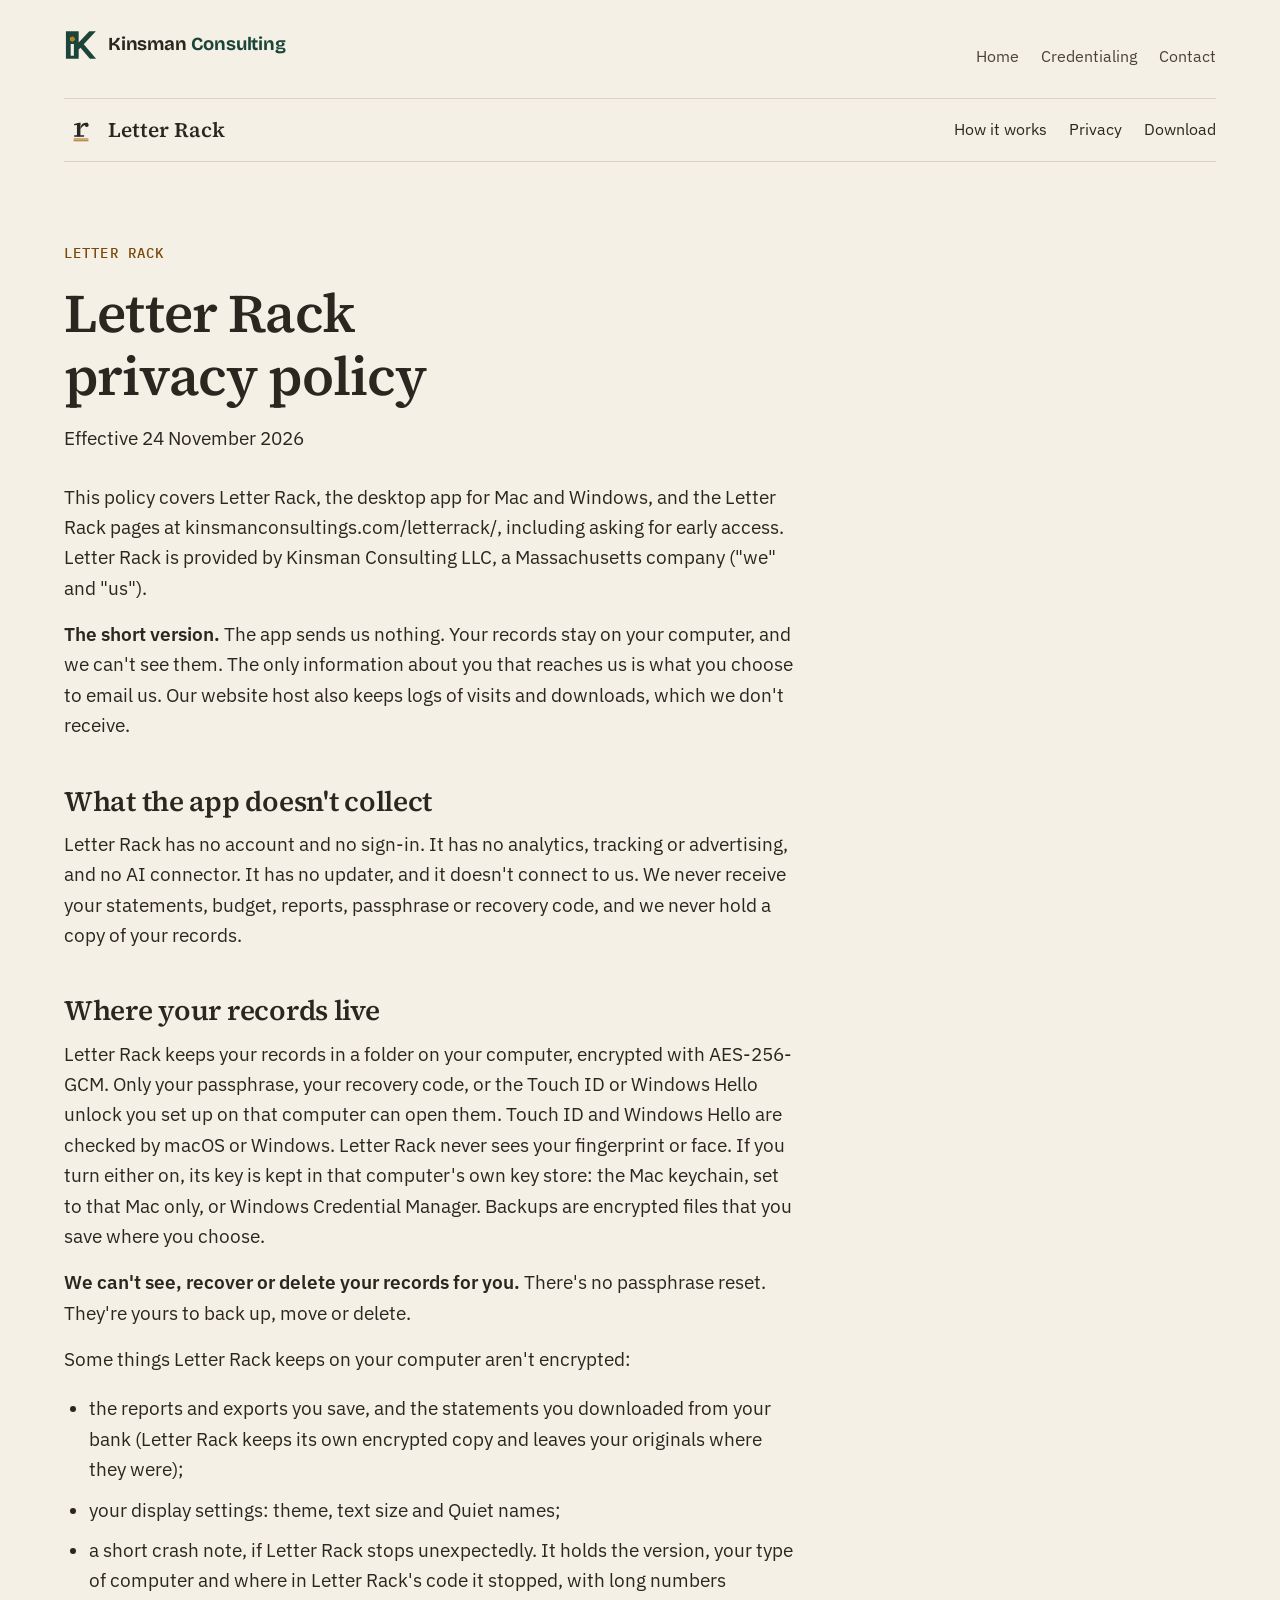
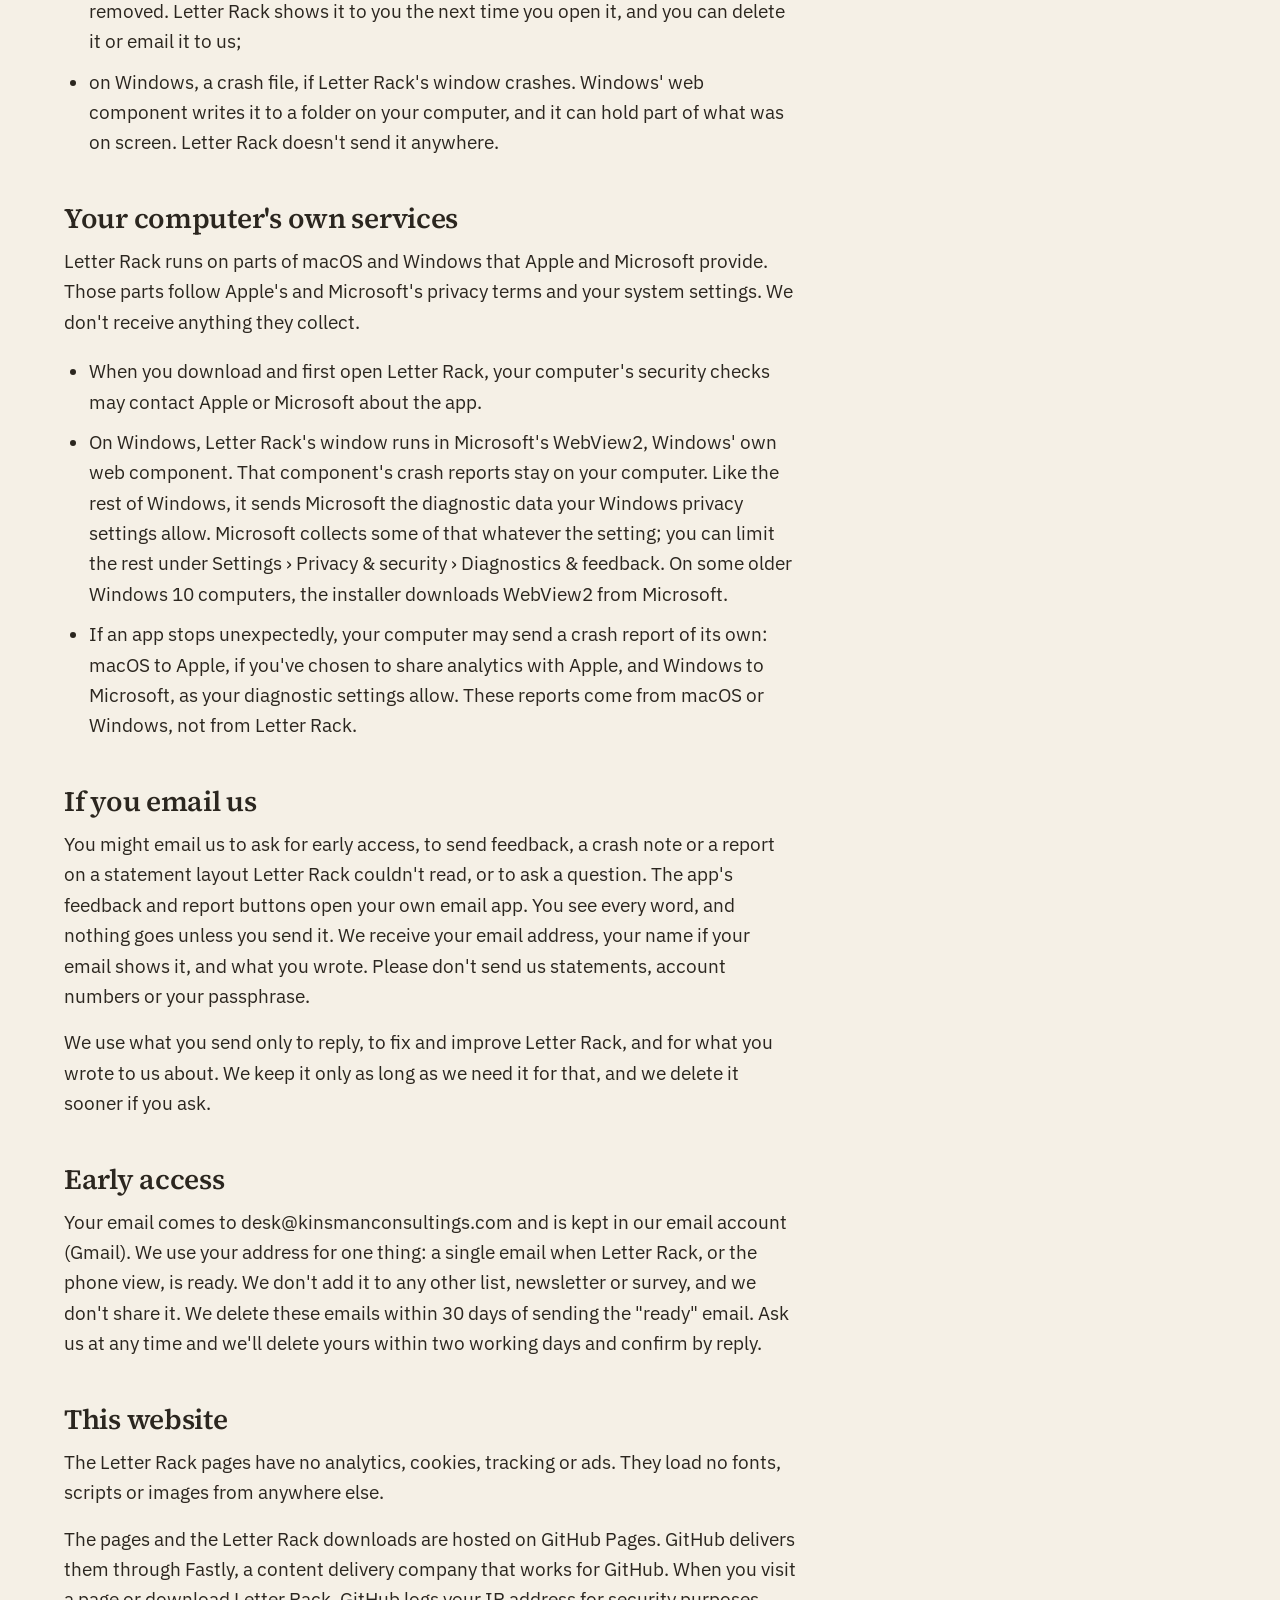
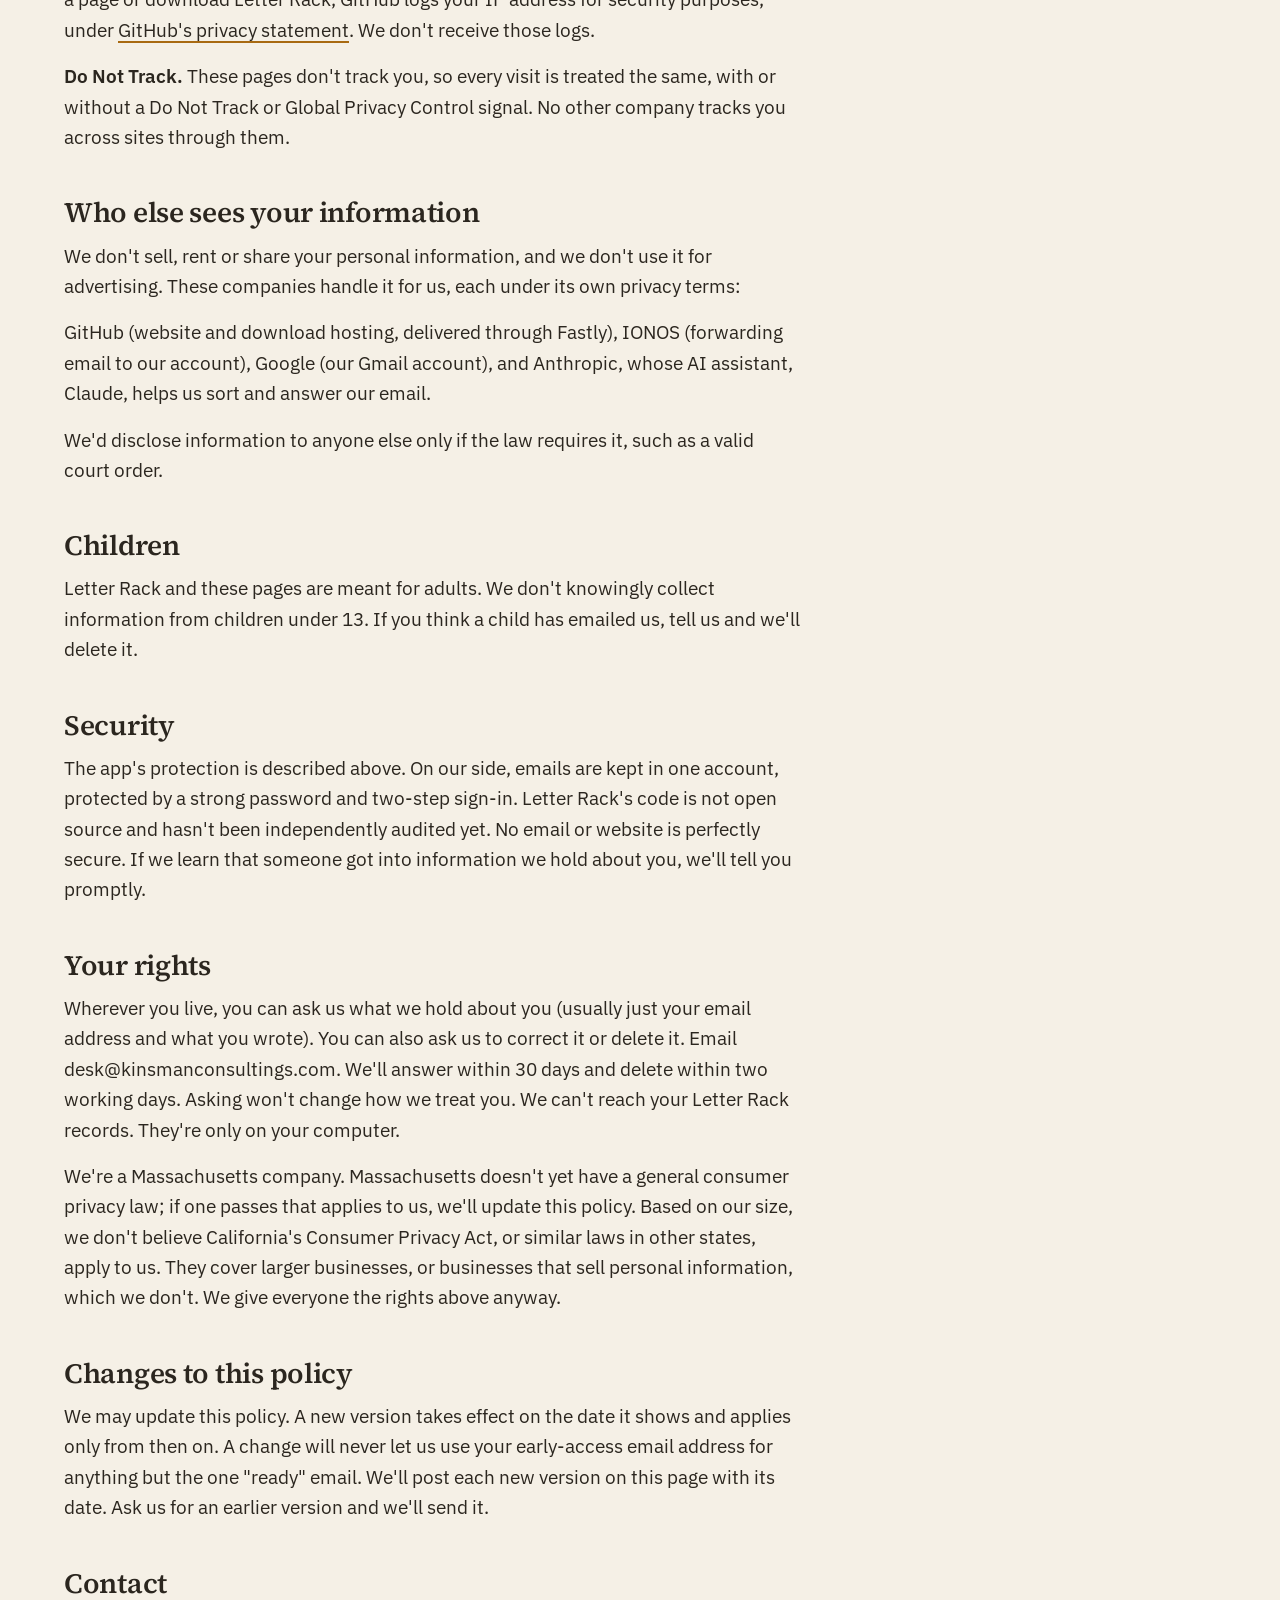
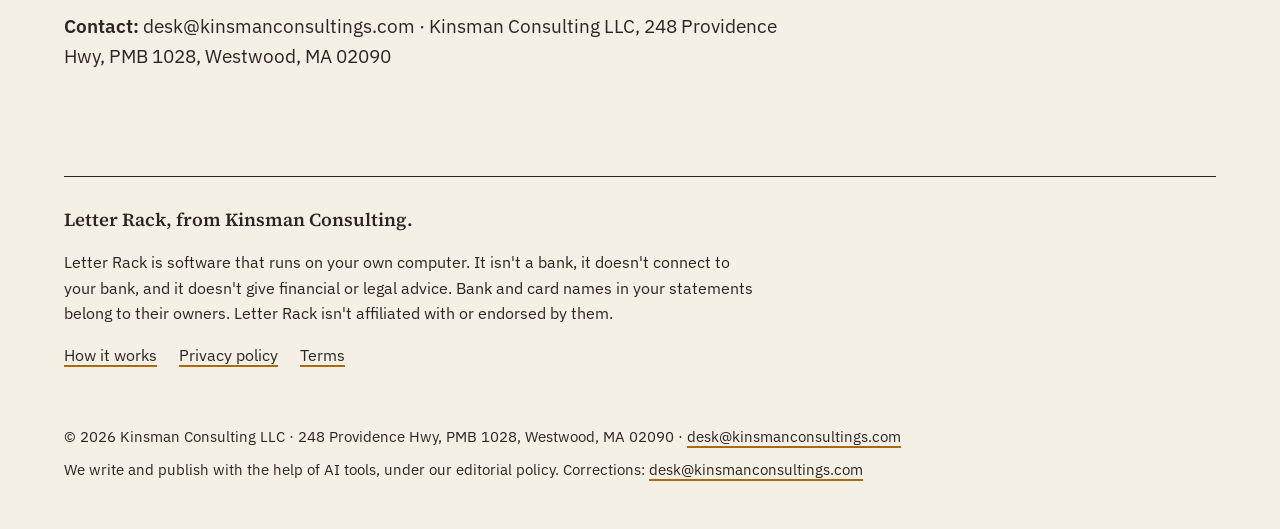
<file: letterrack/privacy/index.html>
<!doctype html>
<html lang="en">
<head>
<meta charset="utf-8">
<meta name="viewport" content="width=device-width, initial-scale=1, viewport-fit=cover">
<meta name="description" content="How Letter Rack and its web pages handle information: the app sends us nothing, and your records stay on your computer.">
<link rel="icon" href="/letterrack/img/letterrack-icon.svg" type="image/svg+xml">
<title>Letter Rack privacy policy · Kinsman Consulting</title>
<link rel="stylesheet" href="/assets/fonts.css">
<link rel="stylesheet" href="/letterrack/letterrack.css">
</head>
<body>
<div class="wrap">
  <header class="top">
    <a class="mark" href="/" aria-label="Kinsman Consulting, home"><svg viewBox="0 0 64 64" aria-hidden="true"><path class="ki-b" fill-rule="evenodd" d="M60.39 58.00 L37.21 30.37 L59.93 6.00 L47.62 6.00 L27.61 27.47 L27.61 6.00 L3.61 6.00 L3.61 58.00 L27.61 58.00 L27.61 40.66 L31.02 37.00 L48.65 58.00ZM12.61 52.00 L12.61 30.00 L18.61 30.00 L18.61 52.00ZM19.80 21.01 L19.79 21.21 L19.76 21.42 L19.72 21.62 L19.68 21.82 L19.62 22.02 L19.56 22.21 L19.49 22.41 L19.40 22.60 L19.31 22.78 L19.21 22.96 L19.10 23.13 L18.98 23.30 L18.85 23.46 L18.72 23.62 L18.58 23.77 L18.43 23.91 L18.27 24.05 L18.11 24.17 L17.94 24.29 L17.76 24.40 L17.59 24.50 L17.40 24.60 L17.21 24.68 L17.02 24.75 L16.82 24.82 L16.63 24.87 L16.43 24.92 L16.22 24.95 L16.02 24.98 L15.81 24.99 L15.61 25.00 L15.40 24.99 L15.19 24.98 L14.99 24.95 L14.79 24.92 L14.59 24.87 L14.39 24.82 L14.19 24.75 L14.00 24.68 L13.81 24.60 L13.63 24.50 L13.45 24.40 L13.27 24.29 L13.10 24.17 L12.94 24.05 L12.79 23.91 L12.64 23.77 L12.49 23.62 L12.36 23.46 L12.23 23.30 L12.11 23.13 L12.00 22.96 L11.90 22.78 L11.81 22.60 L11.73 22.41 L11.65 22.21 L11.59 22.02 L11.53 21.82 L11.49 21.62 L11.45 21.42 L11.43 21.21 L11.41 21.01 L11.41 20.80 L11.41 20.59 L11.43 20.39 L11.45 20.18 L11.49 19.98 L11.53 19.78 L11.59 19.58 L11.65 19.39 L11.73 19.19 L11.81 19.00 L11.90 18.82 L12.00 18.64 L12.11 18.47 L12.23 18.30 L12.36 18.14 L12.49 17.98 L12.64 17.83 L12.79 17.69 L12.94 17.55 L13.10 17.43 L13.27 17.31 L13.45 17.20 L13.63 17.10 L13.81 17.00 L14.00 16.92 L14.19 16.85 L14.39 16.78 L14.59 16.73 L14.79 16.68 L14.99 16.65 L15.19 16.62 L15.40 16.61 L15.61 16.60 L15.81 16.61 L16.02 16.62 L16.22 16.65 L16.43 16.68 L16.63 16.73 L16.82 16.78 L17.02 16.85 L17.21 16.92 L17.40 17.00 L17.59 17.10 L17.76 17.20 L17.94 17.31 L18.11 17.43 L18.27 17.55 L18.43 17.69 L18.58 17.83 L18.72 17.98 L18.85 18.14 L18.98 18.30 L19.10 18.47 L19.21 18.64 L19.31 18.82 L19.40 19.00 L19.49 19.19 L19.56 19.39 L19.62 19.58 L19.68 19.78 L19.72 19.98 L19.76 20.18 L19.79 20.39 L19.80 20.59 L19.81 20.80Z"/><circle class="ki-d" cx="15.61" cy="20.80" r="4.20"/></svg><span>Kinsman <span>Consulting</span></span></a>
    <nav aria-label="Site">
      <a href="/">Home</a>
      <a href="/credentialing/">Credentialing</a>
      <a href="/#contact">Contact</a>
    </nav>
  </header>
  <div class="lr-bar">
    <a class="lr-name" href="/letterrack/"><picture><source srcset="/letterrack/img/letterrack-icon-dark.svg" media="(prefers-color-scheme: dark)"><img src="/letterrack/img/letterrack-icon.svg" alt="" width="34" height="34"></picture>Letter Rack</a>
    <nav aria-label="Letter Rack">
      <a href="/letterrack/how-it-works/">How it works</a>
      <a href="/letterrack/#privacy">Privacy</a>
      <a href="/letterrack/download/">Download</a>
    </nav>
  </div>
  <main class="doc">
    <p class="eyebrow">Letter Rack</p>
    <h1>Letter Rack privacy policy</h1>
    <p class="effective">Effective 24 November 2026</p>
    <p>This policy covers Letter Rack, the desktop app for Mac and Windows, and the Letter Rack pages at kinsmanconsultings.com/letterrack/, including asking for early access. Letter Rack is provided by Kinsman Consulting LLC, a Massachusetts company ("we" and "us").</p>
    <p><strong>The short version.</strong> The app sends us nothing. Your records stay on your computer, and we can't see them. The only information about you that reaches us is what you choose to email us. Our website host also keeps logs of visits and downloads, which we don't receive.</p>
    <h2>What the app doesn't collect</h2>
    <p>Letter Rack has no account and no sign-in. It has no analytics, tracking or advertising, and no AI connector. It has no updater, and it doesn't connect to us. We never receive your statements, budget, reports, passphrase or recovery code, and we never hold a copy of your records.</p>
    <h2>Where your records live</h2>
    <p>Letter Rack keeps your records in a folder on your computer, encrypted with AES-256-GCM. Only your passphrase, your recovery code, or the Touch ID or Windows Hello unlock you set up on that computer can open them. Touch ID and Windows Hello are checked by macOS or Windows. Letter Rack never sees your fingerprint or face. If you turn either on, its key is kept in that computer's own key store: the Mac keychain, set to that Mac only, or Windows Credential Manager. Backups are encrypted files that you save where you choose.</p>
    <p><strong>We can't see, recover or delete your records for you.</strong> There's no passphrase reset. They're yours to back up, move or delete.</p>
    <p>Some things Letter Rack keeps on your computer aren't encrypted:</p>
    <ul>
      <li>the reports and exports you save, and the statements you downloaded from your bank (Letter Rack keeps its own encrypted copy and leaves your originals where they were);</li>
      <li>your display settings: theme, text size and Quiet names;</li>
      <li>a short crash note, if Letter Rack stops unexpectedly. It holds the version, your type of computer and where in Letter Rack's code it stopped, with long numbers removed. Letter Rack shows it to you the next time you open it, and you can delete it or email it to us;</li>
      <li>on Windows, a crash file, if Letter Rack's window crashes. Windows' web component writes it to a folder on your computer, and it can hold part of what was on screen. Letter Rack doesn't send it anywhere.</li>
    </ul>
    <h2>Your computer's own services</h2>
    <p>Letter Rack runs on parts of macOS and Windows that Apple and Microsoft provide. Those parts follow Apple's and Microsoft's privacy terms and your system settings. We don't receive anything they collect.</p>
    <ul>
      <li>When you download and first open Letter Rack, your computer's security checks may contact Apple or Microsoft about the app.</li>
      <li>On Windows, Letter Rack's window runs in Microsoft's WebView2, Windows' own web component. That component's crash reports stay on your computer. Like the rest of Windows, it sends Microsoft the diagnostic data your Windows privacy settings allow. Microsoft collects some of that whatever the setting; you can limit the rest under Settings › Privacy &amp; security › Diagnostics &amp; feedback. On some older Windows 10 computers, the installer downloads WebView2 from Microsoft.</li>
      <li>If an app stops unexpectedly, your computer may send a crash report of its own: macOS to Apple, if you've chosen to share analytics with Apple, and Windows to Microsoft, as your diagnostic settings allow. These reports come from macOS or Windows, not from Letter Rack.</li>
    </ul>
    <h2>If you email us</h2>
    <p>You might email us to ask for early access, to send feedback, a crash note or a report on a statement layout Letter Rack couldn't read, or to ask a question. The app's feedback and report buttons open your own email app. You see every word, and nothing goes unless you send it. We receive your email address, your name if your email shows it, and what you wrote. Please don't send us statements, account numbers or your passphrase.</p>
    <p>We use what you send only to reply, to fix and improve Letter Rack, and for what you wrote to us about. We keep it only as long as we need it for that, and we delete it sooner if you ask.</p>
    <h2>Early access</h2>
    <p>Your email comes to desk@kinsmanconsultings.com and is kept in our email account (Gmail). We use your address for one thing: a single email when Letter Rack, or the phone view, is ready. We don't add it to any other list, newsletter or survey, and we don't share it. We delete these emails within 30 days of sending the "ready" email. Ask us at any time and we'll delete yours within two working days and confirm by reply.</p>
    <h2>This website</h2>
    <p>The Letter Rack pages have no analytics, cookies, tracking or ads. They load no fonts, scripts or images from anywhere else.</p>
    <p>The pages and the Letter Rack downloads are hosted on GitHub Pages. GitHub delivers them through Fastly, a content delivery company that works for GitHub. When you visit a page or download Letter Rack, GitHub logs your IP address for security purposes, under <a href="https://docs.github.com/en/site-policy/privacy-policies/github-general-privacy-statement">GitHub's privacy statement</a>. We don't receive those logs.</p>
    <p><strong>Do Not Track.</strong> These pages don't track you, so every visit is treated the same, with or without a Do Not Track or Global Privacy Control signal. No other company tracks you across sites through them.</p>
    <h2>Who else sees your information</h2>
    <p>We don't sell, rent or share your personal information, and we don't use it for advertising. These companies handle it for us, each under its own privacy terms:</p>
    <p>GitHub (website and download hosting, delivered through Fastly), IONOS (forwarding email to our account), Google (our Gmail account), and Anthropic, whose AI assistant, Claude, helps us sort and answer our email.</p>
    <p>We'd disclose information to anyone else only if the law requires it, such as a valid court order.</p>
    <h2>Children</h2>
    <p>Letter Rack and these pages are meant for adults. We don't knowingly collect information from children under 13. If you think a child has emailed us, tell us and we'll delete it.</p>
    <h2>Security</h2>
    <p>The app's protection is described above. On our side, emails are kept in one account, protected by a strong password and two-step sign-in. Letter Rack's code is not open source and hasn't been independently audited yet. No email or website is perfectly secure. If we learn that someone got into information we hold about you, we'll tell you promptly.</p>
    <h2>Your rights</h2>
    <p>Wherever you live, you can ask us what we hold about you (usually just your email address and what you wrote). You can also ask us to correct it or delete it. Email desk@kinsmanconsultings.com. We'll answer within 30 days and delete within two working days. Asking won't change how we treat you. We can't reach your Letter Rack records. They're only on your computer.</p>
    <p>We're a Massachusetts company. Massachusetts doesn't yet have a general consumer privacy law; if one passes that applies to us, we'll update this policy. Based on our size, we don't believe California's Consumer Privacy Act, or similar laws in other states, apply to us. They cover larger businesses, or businesses that sell personal information, which we don't. We give everyone the rights above anyway.</p>
    <h2>Changes to this policy</h2>
    <p>We may update this policy. A new version takes effect on the date it shows and applies only from then on. A change will never let us use your early-access email address for anything but the one "ready" email. We'll post each new version on this page with its date. Ask us for an earlier version and we'll send it.</p>
    <h2>Contact</h2>
    <p><strong>Contact:</strong> desk@kinsmanconsultings.com · Kinsman Consulting LLC, 248 Providence Hwy, PMB 1028, Westwood, MA 02090</p>
  </main>
  <div class="lr-foot">
    <p><strong>Letter Rack, from Kinsman Consulting.</strong></p>
    <p>Letter Rack is software that runs on your own computer. It isn't a bank, it doesn't connect to your bank, and it doesn't give financial or legal advice. Bank and card names in your statements belong to their owners. Letter Rack isn't affiliated with or endorsed by them.</p>
    <p class="links"><a href="/letterrack/how-it-works/">How it works</a> <a href="/letterrack/privacy/">Privacy policy</a> <a href="/letterrack/terms/">Terms</a></p>
  </div>
  <footer class="site">
    <span>© 2026 Kinsman Consulting LLC · 248 Providence Hwy, PMB 1028, Westwood, MA 02090 · <a href="mailto:desk@kinsmanconsultings.com">desk@kinsmanconsultings.com</a></span>
    <span>We write and publish with the help of AI tools, under our editorial policy. Corrections: <a href="mailto:desk@kinsmanconsultings.com">desk@kinsmanconsultings.com</a></span>
  </footer>
</div>
</body>
</html>
</file>
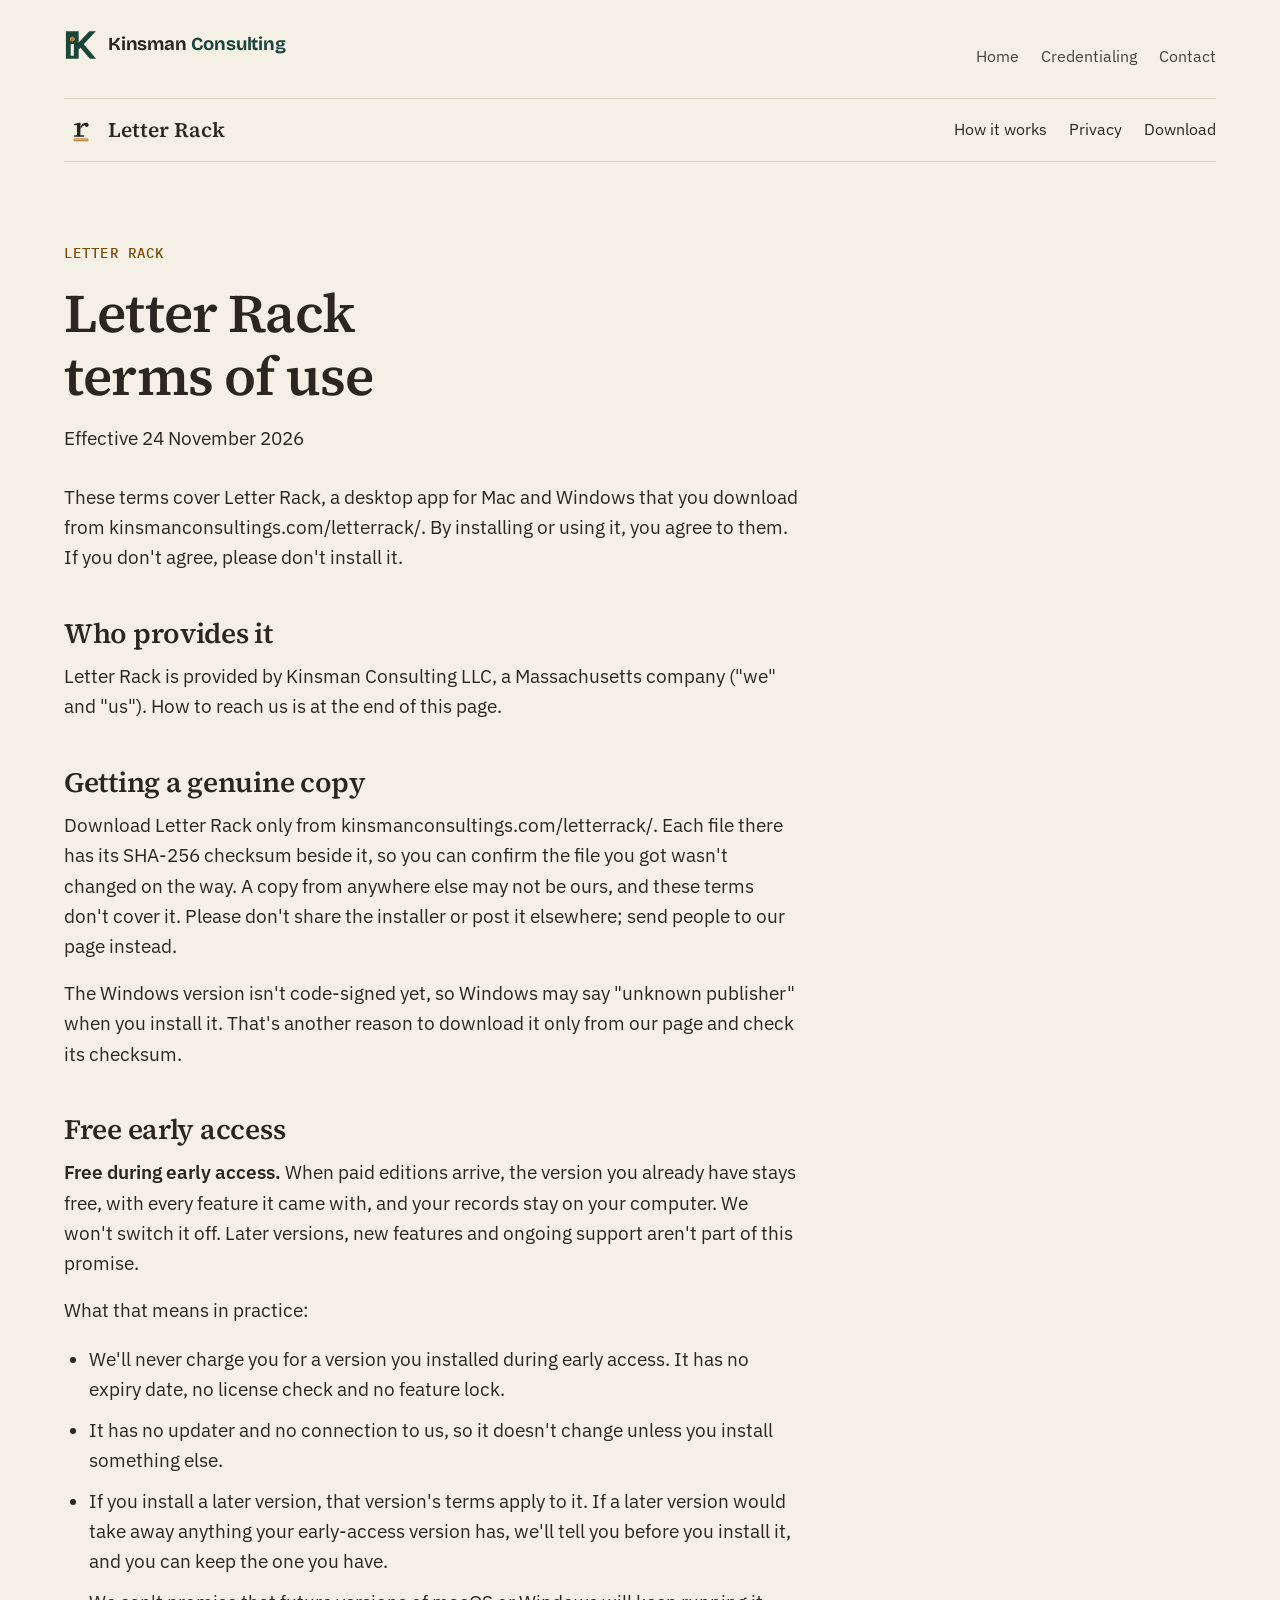
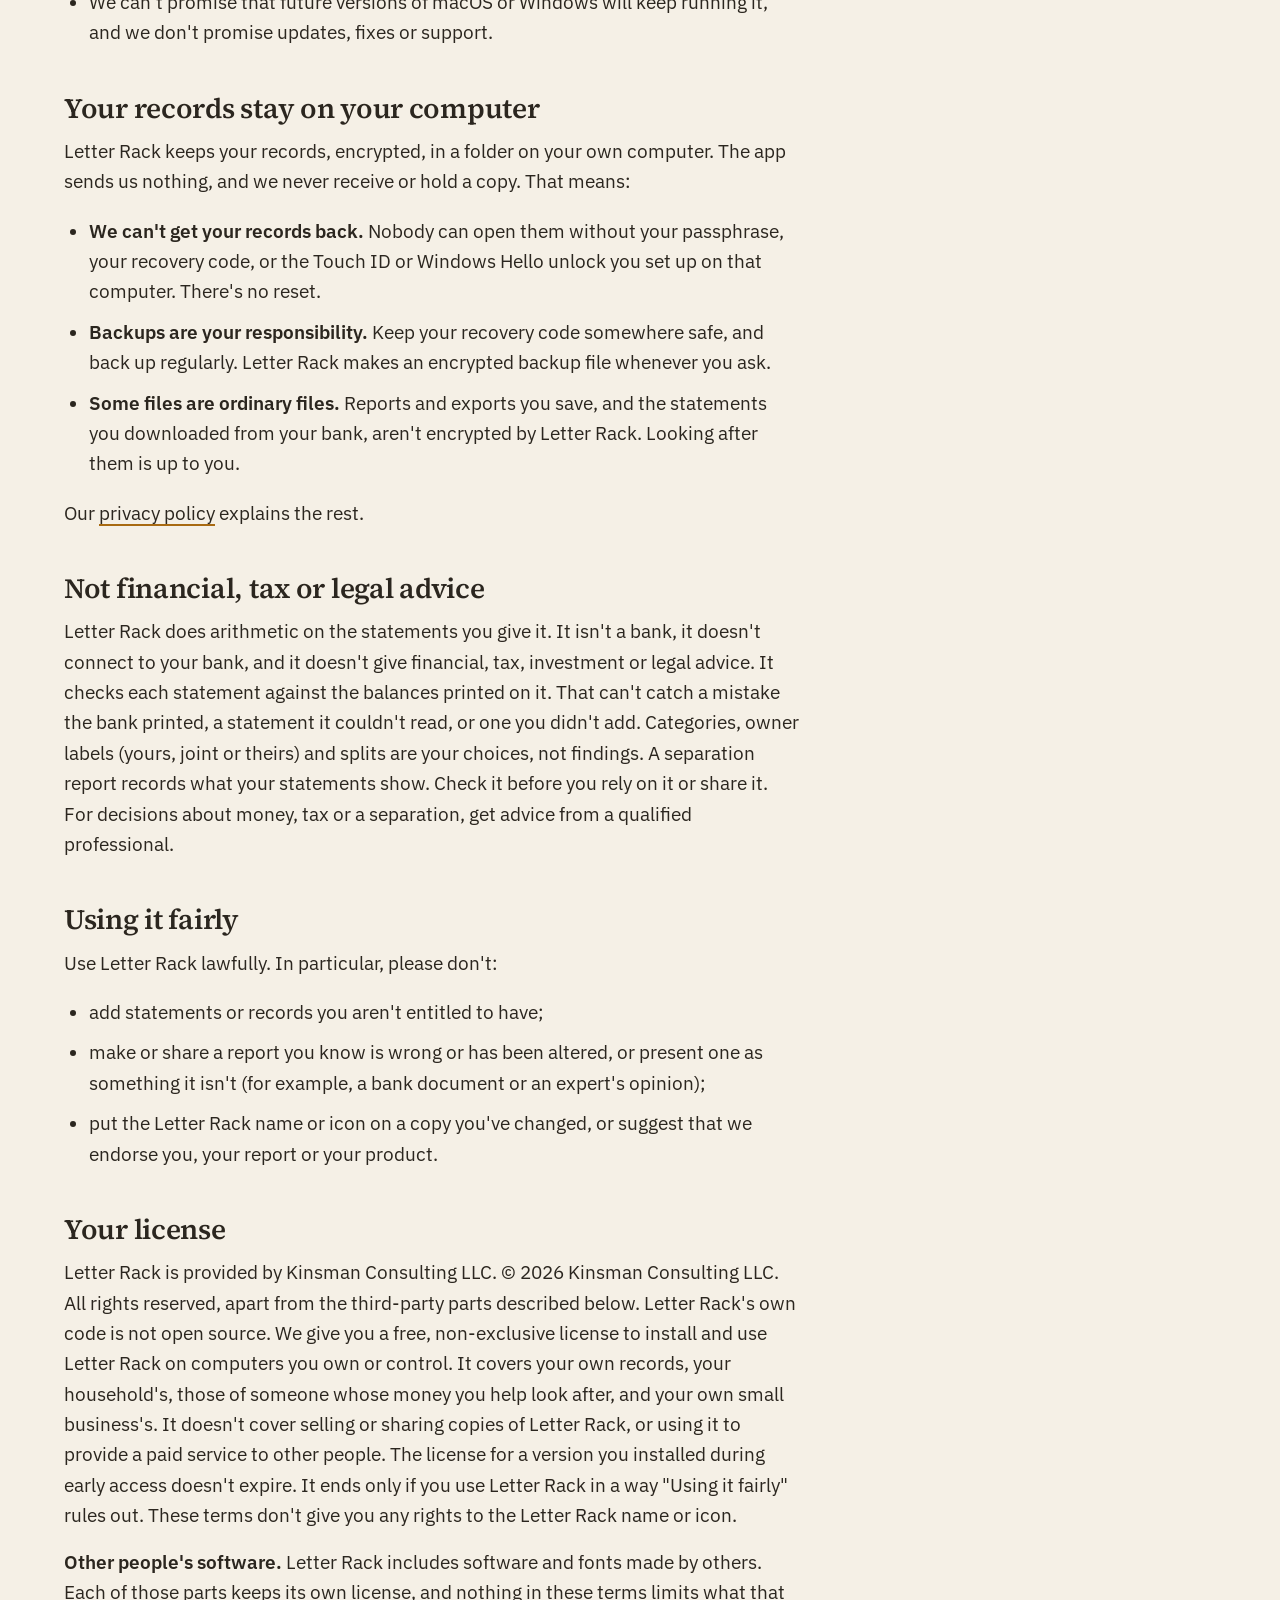
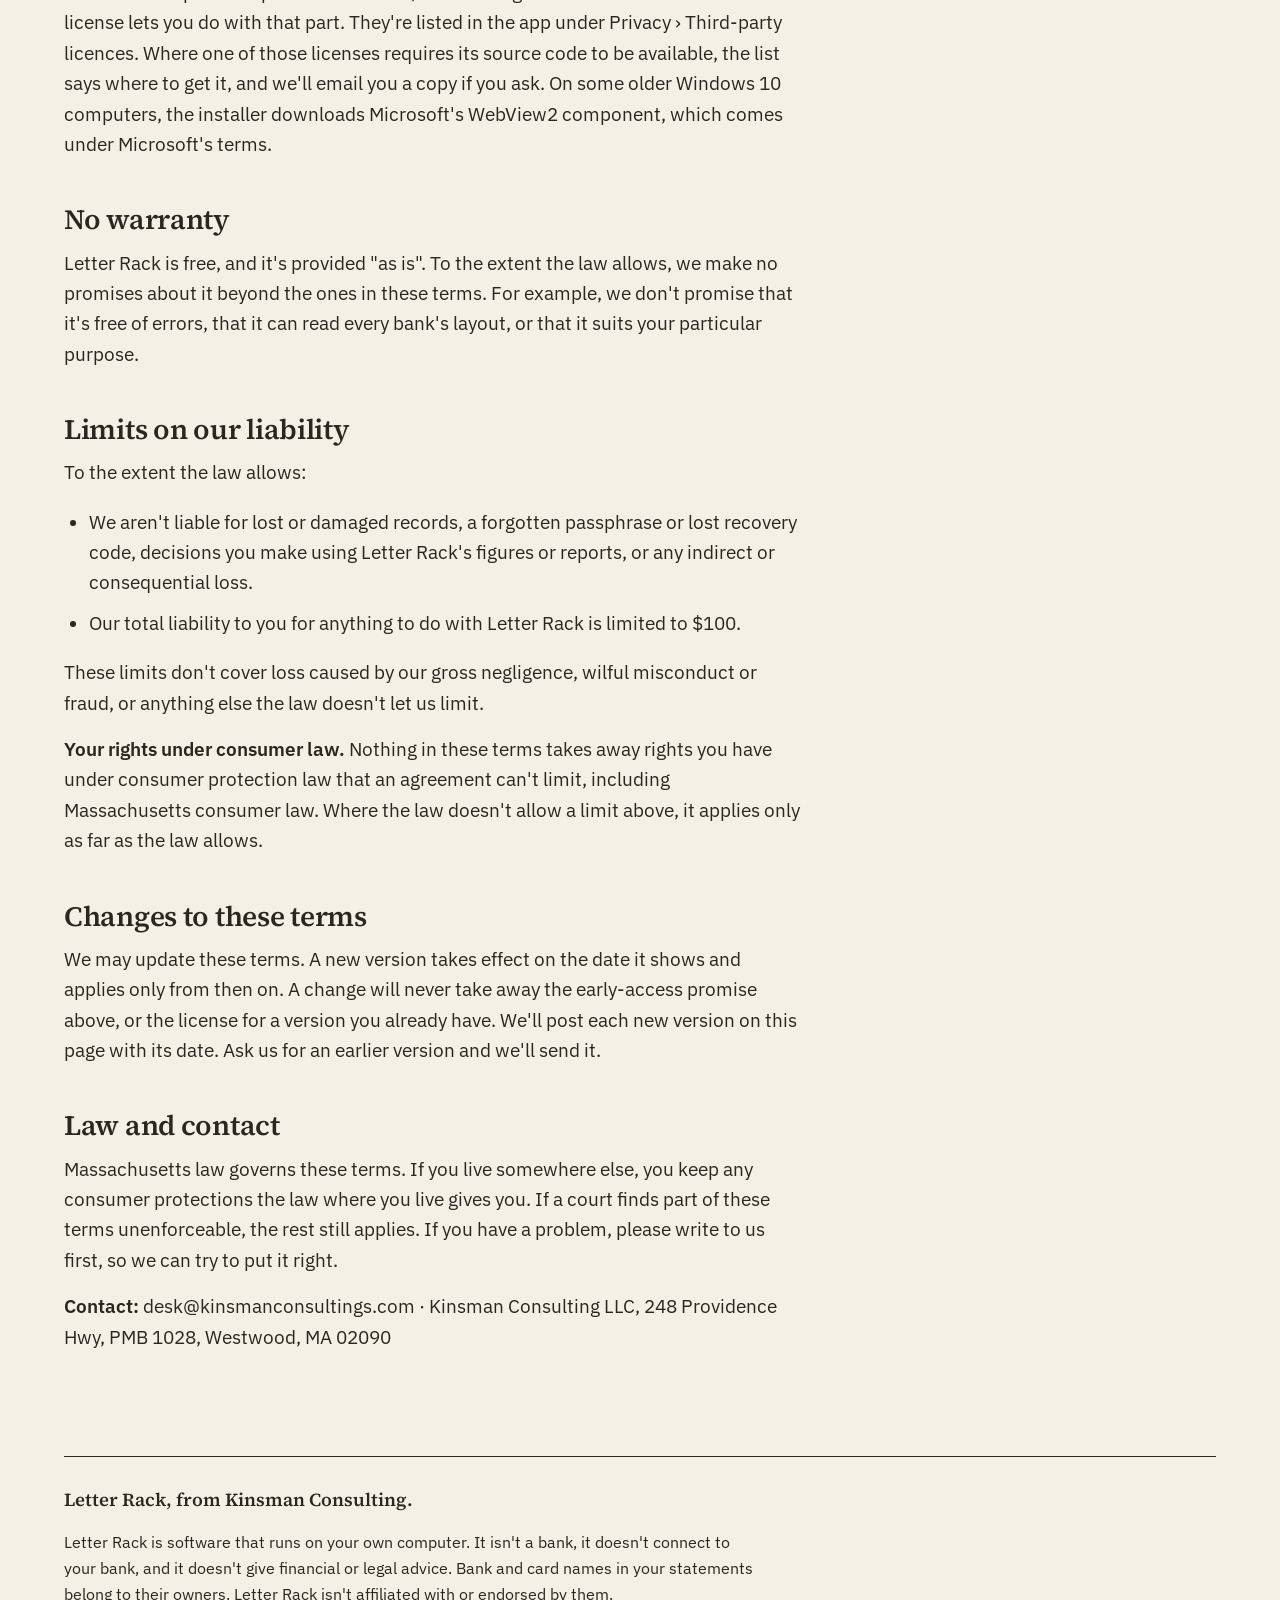
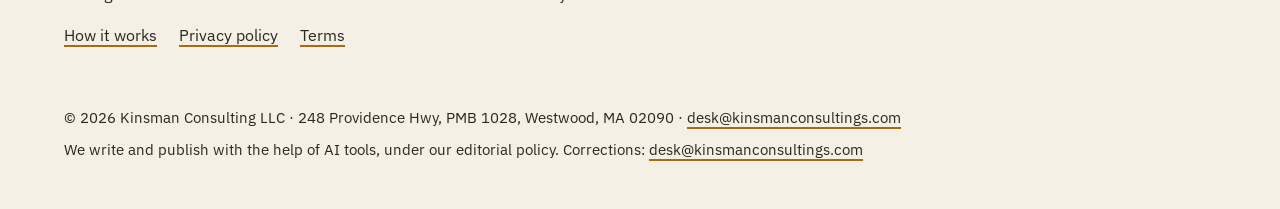
<file: letterrack/terms/index.html>
<!doctype html>
<html lang="en">
<head>
<meta charset="utf-8">
<meta name="viewport" content="width=device-width, initial-scale=1, viewport-fit=cover">
<meta name="description" content="The terms of use for Letter Rack, the desktop app for Mac and Windows from Kinsman Consulting.">
<link rel="icon" href="/letterrack/img/letterrack-icon.svg" type="image/svg+xml">
<title>Letter Rack terms of use · Kinsman Consulting</title>
<link rel="stylesheet" href="/assets/fonts.css">
<link rel="stylesheet" href="/letterrack/letterrack.css">
</head>
<body>
<div class="wrap">
  <header class="top">
    <a class="mark" href="/" aria-label="Kinsman Consulting, home"><svg viewBox="0 0 64 64" aria-hidden="true"><path class="ki-b" fill-rule="evenodd" d="M60.39 58.00 L37.21 30.37 L59.93 6.00 L47.62 6.00 L27.61 27.47 L27.61 6.00 L3.61 6.00 L3.61 58.00 L27.61 58.00 L27.61 40.66 L31.02 37.00 L48.65 58.00ZM12.61 52.00 L12.61 30.00 L18.61 30.00 L18.61 52.00ZM19.80 21.01 L19.79 21.21 L19.76 21.42 L19.72 21.62 L19.68 21.82 L19.62 22.02 L19.56 22.21 L19.49 22.41 L19.40 22.60 L19.31 22.78 L19.21 22.96 L19.10 23.13 L18.98 23.30 L18.85 23.46 L18.72 23.62 L18.58 23.77 L18.43 23.91 L18.27 24.05 L18.11 24.17 L17.94 24.29 L17.76 24.40 L17.59 24.50 L17.40 24.60 L17.21 24.68 L17.02 24.75 L16.82 24.82 L16.63 24.87 L16.43 24.92 L16.22 24.95 L16.02 24.98 L15.81 24.99 L15.61 25.00 L15.40 24.99 L15.19 24.98 L14.99 24.95 L14.79 24.92 L14.59 24.87 L14.39 24.82 L14.19 24.75 L14.00 24.68 L13.81 24.60 L13.63 24.50 L13.45 24.40 L13.27 24.29 L13.10 24.17 L12.94 24.05 L12.79 23.91 L12.64 23.77 L12.49 23.62 L12.36 23.46 L12.23 23.30 L12.11 23.13 L12.00 22.96 L11.90 22.78 L11.81 22.60 L11.73 22.41 L11.65 22.21 L11.59 22.02 L11.53 21.82 L11.49 21.62 L11.45 21.42 L11.43 21.21 L11.41 21.01 L11.41 20.80 L11.41 20.59 L11.43 20.39 L11.45 20.18 L11.49 19.98 L11.53 19.78 L11.59 19.58 L11.65 19.39 L11.73 19.19 L11.81 19.00 L11.90 18.82 L12.00 18.64 L12.11 18.47 L12.23 18.30 L12.36 18.14 L12.49 17.98 L12.64 17.83 L12.79 17.69 L12.94 17.55 L13.10 17.43 L13.27 17.31 L13.45 17.20 L13.63 17.10 L13.81 17.00 L14.00 16.92 L14.19 16.85 L14.39 16.78 L14.59 16.73 L14.79 16.68 L14.99 16.65 L15.19 16.62 L15.40 16.61 L15.61 16.60 L15.81 16.61 L16.02 16.62 L16.22 16.65 L16.43 16.68 L16.63 16.73 L16.82 16.78 L17.02 16.85 L17.21 16.92 L17.40 17.00 L17.59 17.10 L17.76 17.20 L17.94 17.31 L18.11 17.43 L18.27 17.55 L18.43 17.69 L18.58 17.83 L18.72 17.98 L18.85 18.14 L18.98 18.30 L19.10 18.47 L19.21 18.64 L19.31 18.82 L19.40 19.00 L19.49 19.19 L19.56 19.39 L19.62 19.58 L19.68 19.78 L19.72 19.98 L19.76 20.18 L19.79 20.39 L19.80 20.59 L19.81 20.80Z"/><circle class="ki-d" cx="15.61" cy="20.80" r="4.20"/></svg><span>Kinsman <span>Consulting</span></span></a>
    <nav aria-label="Site">
      <a href="/">Home</a>
      <a href="/credentialing/">Credentialing</a>
      <a href="/#contact">Contact</a>
    </nav>
  </header>
  <div class="lr-bar">
    <a class="lr-name" href="/letterrack/"><picture><source srcset="/letterrack/img/letterrack-icon-dark.svg" media="(prefers-color-scheme: dark)"><img src="/letterrack/img/letterrack-icon.svg" alt="" width="34" height="34"></picture>Letter Rack</a>
    <nav aria-label="Letter Rack">
      <a href="/letterrack/how-it-works/">How it works</a>
      <a href="/letterrack/#privacy">Privacy</a>
      <a href="/letterrack/download/">Download</a>
    </nav>
  </div>
  <main class="doc">
    <p class="eyebrow">Letter Rack</p>
    <h1>Letter Rack terms of use</h1>
    <p class="effective">Effective 24 November 2026</p>
    <p>These terms cover Letter Rack, a desktop app for Mac and Windows that you download from kinsmanconsultings.com/letterrack/. By installing or using it, you agree to them. If you don't agree, please don't install it.</p>
    <h2>Who provides it</h2>
    <p>Letter Rack is provided by Kinsman Consulting LLC, a Massachusetts company ("we" and "us"). How to reach us is at the end of this page.</p>
    <h2>Getting a genuine copy</h2>
    <p>Download Letter Rack only from kinsmanconsultings.com/letterrack/. Each file there has its SHA-256 checksum beside it, so you can confirm the file you got wasn't changed on the way. A copy from anywhere else may not be ours, and these terms don't cover it. Please don't share the installer or post it elsewhere; send people to our page instead.</p>
    <p>The Windows version isn't code-signed yet, so Windows may say "unknown publisher" when you install it. That's another reason to download it only from our page and check its checksum.</p>
    <h2>Free early access</h2>
    <p><strong>Free during early access.</strong> When paid editions arrive, the version you already have stays free, with every feature it came with, and your records stay on your computer. We won't switch it off. Later versions, new features and ongoing support aren't part of this promise.</p>
    <p>What that means in practice:</p>
    <ul>
      <li>We'll never charge you for a version you installed during early access. It has no expiry date, no license check and no feature lock.</li>
      <li>It has no updater and no connection to us, so it doesn't change unless you install something else.</li>
      <li>If you install a later version, that version's terms apply to it. If a later version would take away anything your early-access version has, we'll tell you before you install it, and you can keep the one you have.</li>
      <li>We can't promise that future versions of macOS or Windows will keep running it, and we don't promise updates, fixes or support.</li>
    </ul>
    <h2>Your records stay on your computer</h2>
    <p>Letter Rack keeps your records, encrypted, in a folder on your own computer. The app sends us nothing, and we never receive or hold a copy. That means:</p>
    <ul>
      <li><strong>We can't get your records back.</strong> Nobody can open them without your passphrase, your recovery code, or the Touch ID or Windows Hello unlock you set up on that computer. There's no reset.</li>
      <li><strong>Backups are your responsibility.</strong> Keep your recovery code somewhere safe, and back up regularly. Letter Rack makes an encrypted backup file whenever you ask.</li>
      <li><strong>Some files are ordinary files.</strong> Reports and exports you save, and the statements you downloaded from your bank, aren't encrypted by Letter Rack. Looking after them is up to you.</li>
    </ul>
    <p>Our <a href="/letterrack/privacy/">privacy policy</a> explains the rest.</p>
    <h2>Not financial, tax or legal advice</h2>
    <p>Letter Rack does arithmetic on the statements you give it. It isn't a bank, it doesn't connect to your bank, and it doesn't give financial, tax, investment or legal advice. It checks each statement against the balances printed on it. That can't catch a mistake the bank printed, a statement it couldn't read, or one you didn't add. Categories, owner labels (yours, joint or theirs) and splits are your choices, not findings. A separation report records what your statements show. Check it before you rely on it or share it. For decisions about money, tax or a separation, get advice from a qualified professional.</p>
    <h2>Using it fairly</h2>
    <p>Use Letter Rack lawfully. In particular, please don't:</p>
    <ul>
      <li>add statements or records you aren't entitled to have;</li>
      <li>make or share a report you know is wrong or has been altered, or present one as something it isn't (for example, a bank document or an expert's opinion);</li>
      <li>put the Letter Rack name or icon on a copy you've changed, or suggest that we endorse you, your report or your product.</li>
    </ul>
    <h2>Your license</h2>
    <p>Letter Rack is provided by Kinsman Consulting LLC. © 2026 Kinsman Consulting LLC. All rights reserved, apart from the third-party parts described below. Letter Rack's own code is not open source. We give you a free, non-exclusive license to install and use Letter Rack on computers you own or control. It covers your own records, your household's, those of someone whose money you help look after, and your own small business's. It doesn't cover selling or sharing copies of Letter Rack, or using it to provide a paid service to other people. The license for a version you installed during early access doesn't expire. It ends only if you use Letter Rack in a way "Using it fairly" rules out. These terms don't give you any rights to the Letter Rack name or icon.</p>
    <p><strong>Other people's software.</strong> Letter Rack includes software and fonts made by others. Each of those parts keeps its own license, and nothing in these terms limits what that license lets you do with that part. They're listed in the app under Privacy › Third-party licences. Where one of those licenses requires its source code to be available, the list says where to get it, and we'll email you a copy if you ask. On some older Windows 10 computers, the installer downloads Microsoft's WebView2 component, which comes under Microsoft's terms.</p>
    <h2>No warranty</h2>
    <p>Letter Rack is free, and it's provided "as is". To the extent the law allows, we make no promises about it beyond the ones in these terms. For example, we don't promise that it's free of errors, that it can read every bank's layout, or that it suits your particular purpose.</p>
    <h2>Limits on our liability</h2>
    <p>To the extent the law allows:</p>
    <ul>
      <li>We aren't liable for lost or damaged records, a forgotten passphrase or lost recovery code, decisions you make using Letter Rack's figures or reports, or any indirect or consequential loss.</li>
      <li>Our total liability to you for anything to do with Letter Rack is limited to $100.</li>
    </ul>
    <p>These limits don't cover loss caused by our gross negligence, wilful misconduct or fraud, or anything else the law doesn't let us limit.</p>
    <p><strong>Your rights under consumer law.</strong> Nothing in these terms takes away rights you have under consumer protection law that an agreement can't limit, including Massachusetts consumer law. Where the law doesn't allow a limit above, it applies only as far as the law allows.</p>
    <h2>Changes to these terms</h2>
    <p>We may update these terms. A new version takes effect on the date it shows and applies only from then on. A change will never take away the early-access promise above, or the license for a version you already have. We'll post each new version on this page with its date. Ask us for an earlier version and we'll send it.</p>
    <h2>Law and contact</h2>
    <p>Massachusetts law governs these terms. If you live somewhere else, you keep any consumer protections the law where you live gives you. If a court finds part of these terms unenforceable, the rest still applies. If you have a problem, please write to us first, so we can try to put it right.</p>
    <p><strong>Contact:</strong> desk@kinsmanconsultings.com · Kinsman Consulting LLC, 248 Providence Hwy, PMB 1028, Westwood, MA 02090</p>
  </main>
  <div class="lr-foot">
    <p><strong>Letter Rack, from Kinsman Consulting.</strong></p>
    <p>Letter Rack is software that runs on your own computer. It isn't a bank, it doesn't connect to your bank, and it doesn't give financial or legal advice. Bank and card names in your statements belong to their owners. Letter Rack isn't affiliated with or endorsed by them.</p>
    <p class="links"><a href="/letterrack/how-it-works/">How it works</a> <a href="/letterrack/privacy/">Privacy policy</a> <a href="/letterrack/terms/">Terms</a></p>
  </div>
  <footer class="site">
    <span>© 2026 Kinsman Consulting LLC · 248 Providence Hwy, PMB 1028, Westwood, MA 02090 · <a href="mailto:desk@kinsmanconsultings.com">desk@kinsmanconsultings.com</a></span>
    <span>We write and publish with the help of AI tools, under our editorial policy. Corrections: <a href="mailto:desk@kinsmanconsultings.com">desk@kinsmanconsultings.com</a></span>
  </footer>
</div>
</body>
</html>
</file>
<file: assets/fonts.css>
/* Self-hosted fonts for kinsmanconsultings.com (replaces the old third-party font links).
   Files from Fontsource (npm), latin subset, woff2. All SIL Open Font License 1.1; licence files sit beside the fonts. */
@font-face{font-family:"Bricolage Grotesque";font-style:normal;font-weight:500;font-display:swap;src:url("fonts/bricolage-grotesque-latin-500-normal.woff2") format("woff2")}
@font-face{font-family:"Bricolage Grotesque";font-style:normal;font-weight:700;font-display:swap;src:url("fonts/bricolage-grotesque-latin-700-normal.woff2") format("woff2")}
@font-face{font-family:"Public Sans";font-style:normal;font-weight:400;font-display:swap;src:url("fonts/public-sans-latin-400-normal.woff2") format("woff2")}
@font-face{font-family:"Public Sans";font-style:normal;font-weight:600;font-display:swap;src:url("fonts/public-sans-latin-600-normal.woff2") format("woff2")}
@font-face{font-family:"Public Sans";font-style:italic;font-weight:400;font-display:swap;src:url("fonts/public-sans-latin-400-italic.woff2") format("woff2")}
@font-face{font-family:"IBM Plex Mono";font-style:normal;font-weight:400;font-display:swap;src:url("fonts/ibm-plex-mono-latin-400-normal.woff2") format("woff2")}
@font-face{font-family:"IBM Plex Mono";font-style:normal;font-weight:500;font-display:swap;src:url("fonts/ibm-plex-mono-latin-500-normal.woff2") format("woff2")}
/* Letter Rack pages (look E) */
@font-face{font-family:"Source Serif 4";font-style:normal;font-weight:500;font-display:swap;src:url("fonts/source-serif-4-latin-500-normal.woff2") format("woff2")}
@font-face{font-family:"Source Serif 4";font-style:normal;font-weight:600;font-display:swap;src:url("fonts/source-serif-4-latin-600-normal.woff2") format("woff2")}
@font-face{font-family:"IBM Plex Sans";font-style:normal;font-weight:400;font-display:swap;src:url("fonts/ibm-plex-sans-latin-400-normal.woff2") format("woff2")}
@font-face{font-family:"IBM Plex Sans";font-style:normal;font-weight:500;font-display:swap;src:url("fonts/ibm-plex-sans-latin-500-normal.woff2") format("woff2")}
@font-face{font-family:"IBM Plex Sans";font-style:normal;font-weight:600;font-display:swap;src:url("fonts/ibm-plex-sans-latin-600-normal.woff2") format("woff2")}
</file>
<file: letterrack/letterrack.css>
/* Letter Rack pages (look E: paper, ink and ochre) inside the Kinsman shell.
   Headlines: Source Serif 4. Body: IBM Plex Sans. Both self-hosted via /assets/fonts.css.
   Text colours are 6.5:1 or better on their backgrounds in both themes; ochre #A86A12 is decoration only. */
:root {
  --paper: #F5F0E6;
  --surface: #FBF8F2;
  --ink: #2B261F;
  --muted: #4A4236;
  --rule: #DDD3C2;
  --ochre: #A86A12;
  --ochre-text: #7A4A0A;
  --note: #F3E4C8;
  --btn-bg: #2B261F;
  --btn-ink: #F5F0E6;
  --pine: #1C453A;
  --logo-pine: #1C453A;
  --logo-gold: #C27B0A;
  --serif: "Source Serif 4", Georgia, "Times New Roman", serif;
  --sans: "IBM Plex Sans", system-ui, -apple-system, "Segoe UI", sans-serif;
  --mono: "IBM Plex Mono", ui-monospace, "SFMono-Regular", Menlo, Consolas, monospace;
  --display: "Bricolage Grotesque", "Avenir Next", "Segoe UI", sans-serif;
}
@media (prefers-color-scheme: dark) {
  :root:not([data-theme="light"]) {
    --paper: #1B1916; --surface: #24211D; --ink: #EFE8DB; --muted: #CFC6B6; --rule: #3A352F;
    --ochre: #E3A94F; --ochre-text: #E3A94F; --note: #3A2E1C; --btn-bg: #EFE8DB; --btn-ink: #1B1916;
    --pine: #86C2AE; --logo-pine: #368470; --logo-gold: #F3D49B; color-scheme: dark;
  }
}
:root[data-theme="dark"] {
  --paper: #1B1916; --surface: #24211D; --ink: #EFE8DB; --muted: #CFC6B6; --rule: #3A352F;
  --ochre: #E3A94F; --ochre-text: #E3A94F; --note: #3A2E1C; --btn-bg: #EFE8DB; --btn-ink: #1B1916;
  --pine: #86C2AE; --logo-pine: #368470; --logo-gold: #F3D49B; color-scheme: dark;
}

* { box-sizing: border-box; }
html { -webkit-text-size-adjust: 100%; }
body {
  margin: 0; background: var(--paper); color: var(--ink);
  font-family: var(--sans); font-size: 1.1875rem; line-height: 1.6;
  padding-inline: clamp(16px, 5vw, 64px);
}
.wrap { max-width: 72rem; margin: 0 auto; }
a { color: var(--ink); text-decoration-color: var(--ochre); text-decoration-thickness: 2px; text-underline-offset: 4px; }
a:hover { text-decoration-color: currentColor; }
a:focus-visible, .btn:focus-visible { outline: 3px solid var(--ochre); outline-offset: 3px; border-radius: 3px; }
img { max-width: 100%; height: auto; display: block; }

/* Kinsman shell (from /credentialing/) */
header.top {
  display: flex; flex-wrap: wrap; gap: 12px 32px; align-items: baseline; justify-content: space-between;
  padding-block: 28px 0;
}
.mark { display: flex; align-items: center; gap: 10px; font-family: var(--display); font-weight: 700; font-size: 1.15rem; letter-spacing: -0.01em; color: var(--ink); text-decoration: none; }
.mark svg { width: 34px; height: 34px; flex: none; }
.ki-b { fill: var(--logo-pine); }
.ki-d { fill: var(--logo-gold); }
.mark span span { color: var(--pine); }
header.top nav { display: flex; flex-wrap: wrap; gap: 6px 22px; font-size: 1rem; }
header.top nav a { color: var(--muted); text-decoration: none; }
header.top nav a:hover { color: var(--ink); text-decoration: underline; }
footer.site { padding-block: 32px 48px; display: flex; flex-wrap: wrap; gap: 8px 24px; justify-content: space-between; color: var(--ink); font-size: 0.95rem; }

/* Letter Rack product bar */
.lr-bar { display: flex; flex-wrap: wrap; align-items: center; gap: 10px 28px; margin-top: 28px; padding: 14px 0; border-block: 1px solid var(--rule); }
.lr-name { display: flex; align-items: center; gap: 10px; font-family: var(--serif); font-weight: 600; font-size: 1.3rem; color: var(--ink); text-decoration: none; margin-right: auto; }
.lr-name img { width: 34px; height: 34px; }
.lr-bar nav { display: flex; flex-wrap: wrap; gap: 6px 22px; font-size: 1rem; }
.lr-bar nav a { text-decoration: none; color: var(--ink); }
.lr-bar nav a:hover, .lr-bar nav a[aria-current="page"] { text-decoration: underline; text-decoration-color: var(--ochre); text-decoration-thickness: 2px; }

/* Type */
h1, h2, h3 { font-family: var(--serif); font-weight: 600; line-height: 1.15; color: var(--ink); text-wrap: balance; }
h1 { font-size: clamp(2.5rem, 6.2vw, 4.4rem); letter-spacing: -0.015em; margin: 0; max-width: 18ch; }
h2 { font-size: clamp(1.7rem, 3.2vw, 2.4rem); letter-spacing: -0.01em; margin: 0 0 18px; }
h3 { font-size: 1.35rem; margin: 0 0 10px; }
p { margin: 0 0 16px; }
.eyebrow { font-family: var(--mono); font-weight: 500; font-size: 0.875rem; letter-spacing: 0.08em; text-transform: uppercase; color: var(--ochre-text); margin: 0 0 18px; }
.lede { font-size: clamp(1.2rem, 1.8vw, 1.35rem); max-width: 60ch; margin: 24px 0 0; }
.measure { max-width: 66ch; }
.small { font-size: 1rem; }

/* Buttons */
.btns { display: flex; flex-wrap: wrap; gap: 12px; margin: 32px 0 18px; }
.btn { display: inline-block; background: var(--btn-bg); color: var(--btn-ink); font: 600 1.075rem/1.2 var(--sans); padding: 15px 22px; border-radius: 6px; text-decoration: none; }
.btn:hover { text-decoration: underline; text-decoration-color: var(--btn-ink); }
.btn[aria-disabled="true"] { opacity: .55; pointer-events: none; }

/* The early-access line: same size and weight as the line above it, always in full view */
.ea { max-width: 62ch; }
.assent { font-size: 1rem; margin-top: 18px; }

/* Sections */
.lr section { padding-block: clamp(48px, 7vw, 88px); border-bottom: 1px solid var(--rule); }
.lr section:last-of-type { border-bottom: 0; }
.hero { padding-block: clamp(44px, 8vw, 96px) clamp(40px, 6vw, 72px); border-bottom: 1px solid var(--rule); }

/* Screenshots */
figure.shot { margin: 40px 0 0; }
figure.shot img { border-radius: 10px; }
figure.shot figcaption { margin-top: 10px; font-size: 1rem; }
.tag { display: inline-block; font-family: var(--mono); font-weight: 500; font-size: 0.8125rem; letter-spacing: 0.06em; text-transform: uppercase; color: var(--ink); border: 1px solid var(--ink); border-radius: 999px; padding: 2px 10px; margin-right: 8px; }

/* Grids */
.promises { display: grid; grid-template-columns: repeat(auto-fit, minmax(min(100%, 19rem), 1fr)); gap: 36px 40px; }
.promises > div { border-top: 3px double var(--ochre); padding-top: 18px; min-width: 0; }
.cards { display: grid; grid-template-columns: repeat(auto-fit, minmax(min(100%, 19rem), 1fr)); gap: 20px; }
.card { background: var(--surface); border: 1px solid var(--rule); border-radius: 8px; padding: 26px; min-width: 0; }
.card p:last-child { margin-bottom: 0; }
.split { display: grid; grid-template-columns: repeat(auto-fit, minmax(min(100%, 24rem), 1fr)); gap: 32px 48px; align-items: start; }

/* Privacy list */
.facts { display: grid; gap: 0; max-width: 70ch; border-top: 1px solid var(--ink); }
.facts > div { padding: 20px 0; border-bottom: 1px solid var(--rule); }
.facts h3 { font-size: 1.2rem; margin-bottom: 8px; }
.facts p:last-child { margin-bottom: 0; }

/* Download */
.dl { display: grid; grid-template-columns: repeat(auto-fit, minmax(min(100%, 22rem), 1fr)); gap: 20px; margin: 24px 0 8px; }
.dl .card .btn { margin-bottom: 14px; }
.note { background: var(--note); color: var(--ink); border-left: 4px solid var(--ochre); border-radius: 6px; padding: 14px 18px; }
code { font-family: var(--mono); font-size: 0.9em; }
.meta code { word-break: break-all; }
.meta { font-size: 1rem; margin-top: 12px; }

/* Long-form legal and how-it-works pages */
.doc { max-width: 46rem; padding-block: clamp(40px, 7vw, 80px); }
.doc h1 { font-size: clamp(2.2rem, 5.2vw, 3.4rem); max-width: 20ch; }
.doc h2 { font-size: clamp(1.4rem, 2.6vw, 1.75rem); margin: 44px 0 12px; }
.doc .effective { margin: 16px 0 28px; }
.doc ul, .doc ol { padding-left: 1.3em; }
.doc li { margin-bottom: 10px; }

/* Product footer block */
.lr-foot { border-top: 1px solid var(--ink); margin-top: 8px; padding: 28px 0 8px; }
.lr-foot p { max-width: 70ch; font-size: 1rem; }
.lr-foot .links { display: flex; flex-wrap: wrap; gap: 6px 22px; font-size: 1rem; margin-top: 12px; }
.lr-foot strong { font-family: var(--serif); font-weight: 600; font-size: 1.15rem; }
.visually-hidden { position: absolute; width: 1px; height: 1px; padding: 0; margin: -1px; overflow: hidden; clip: rect(0 0 0 0); white-space: nowrap; border: 0; }
</file>
